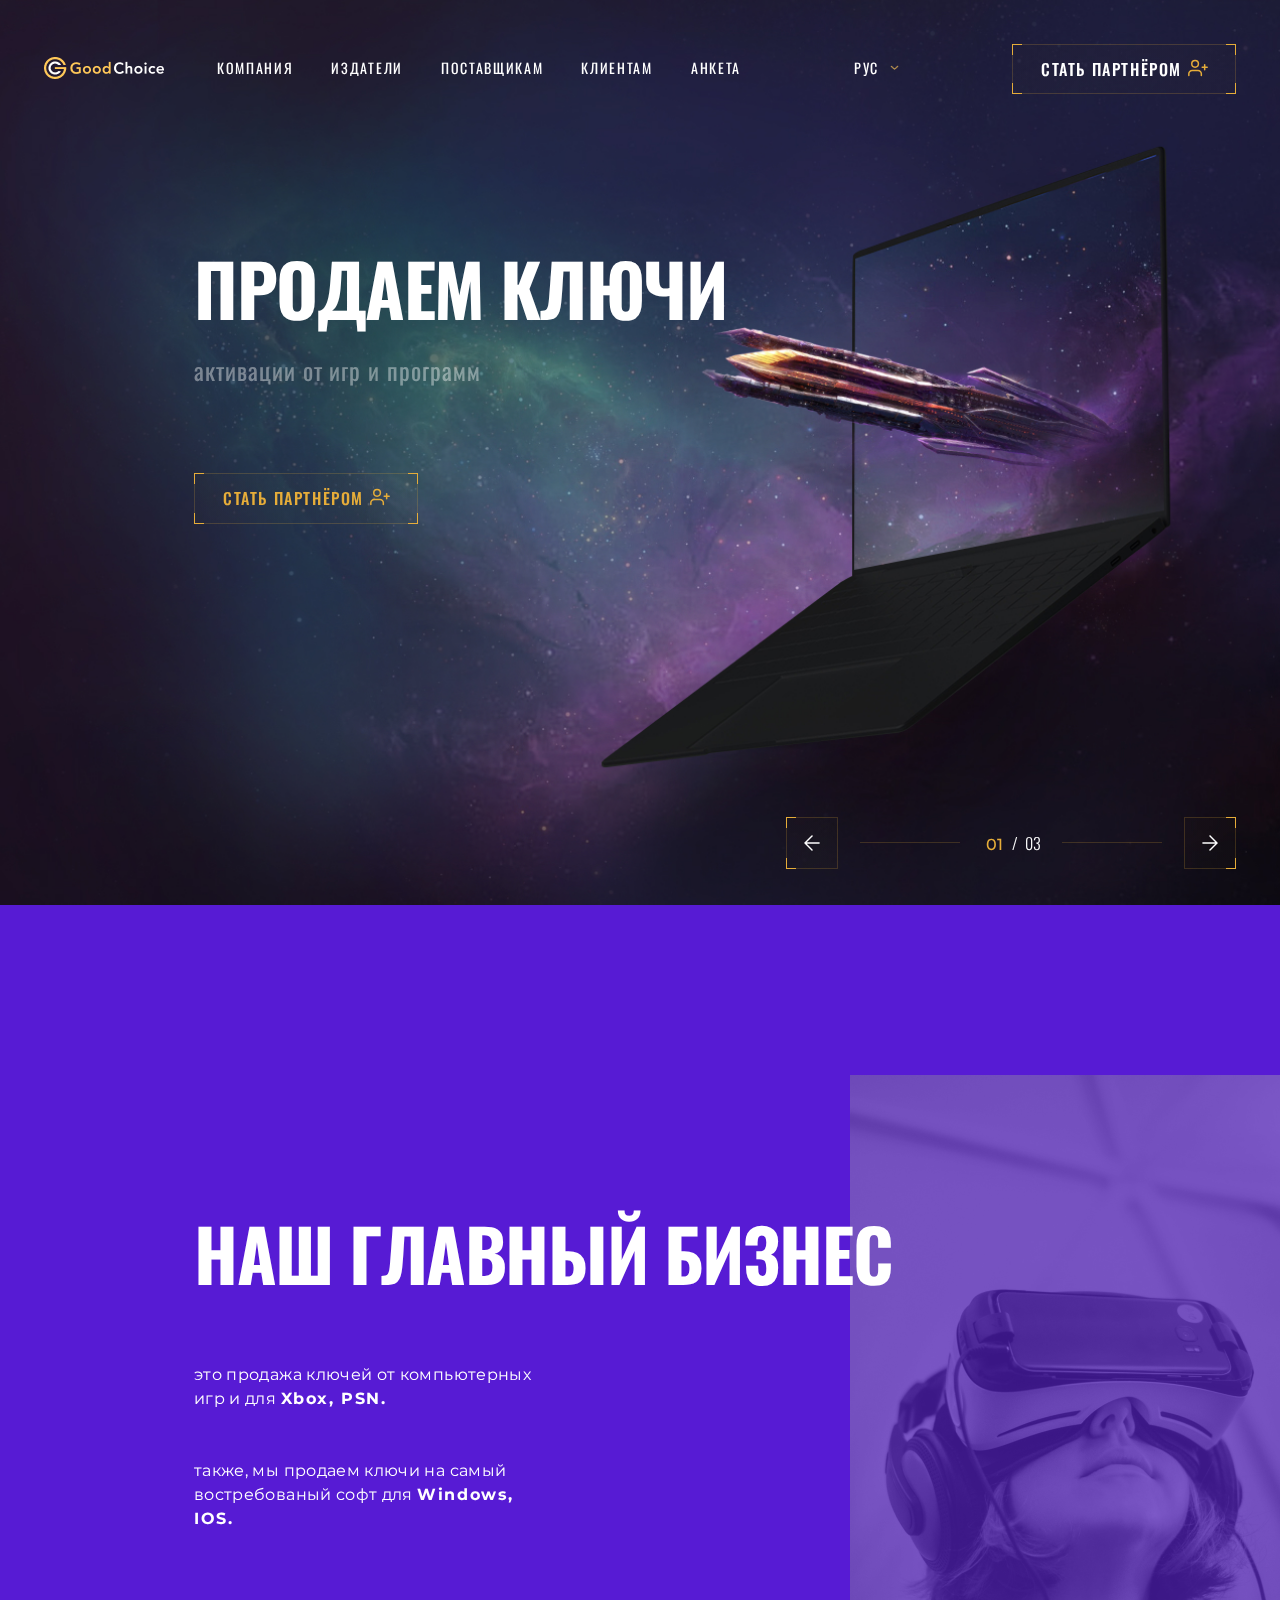
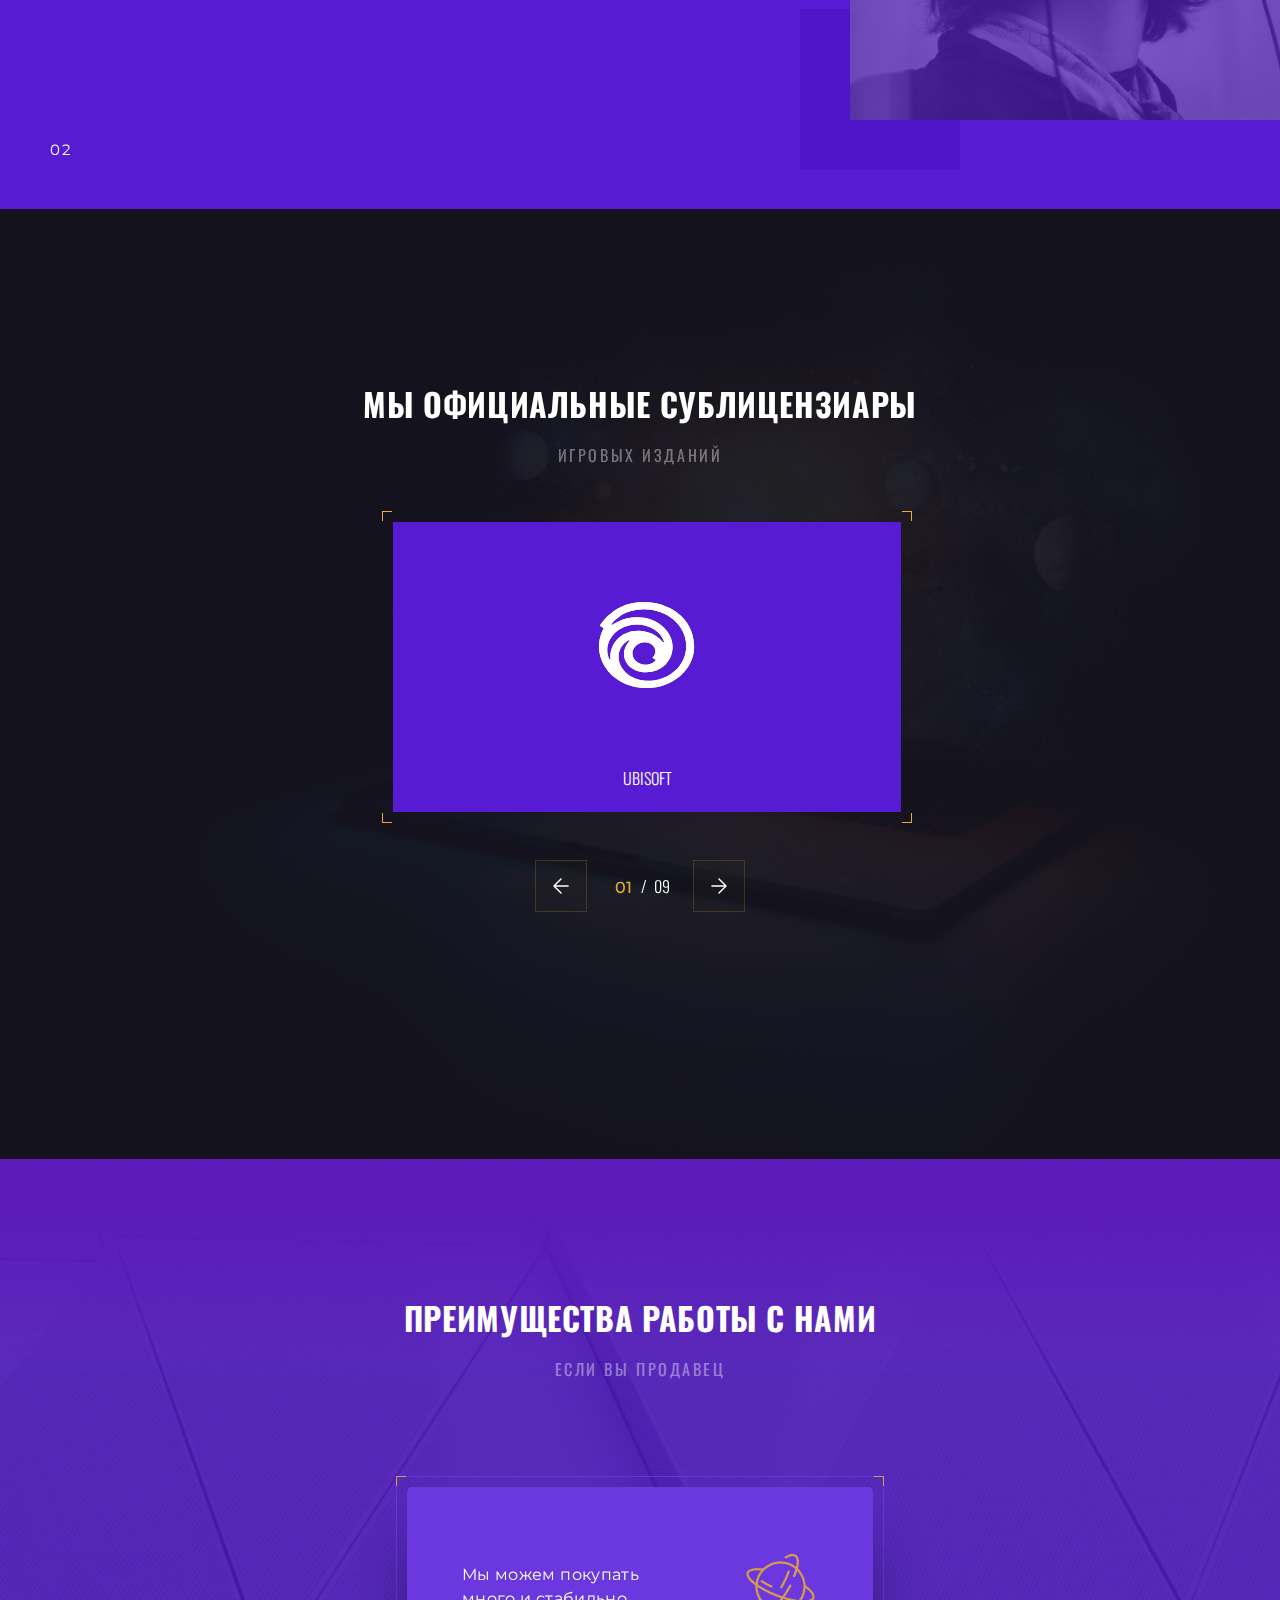
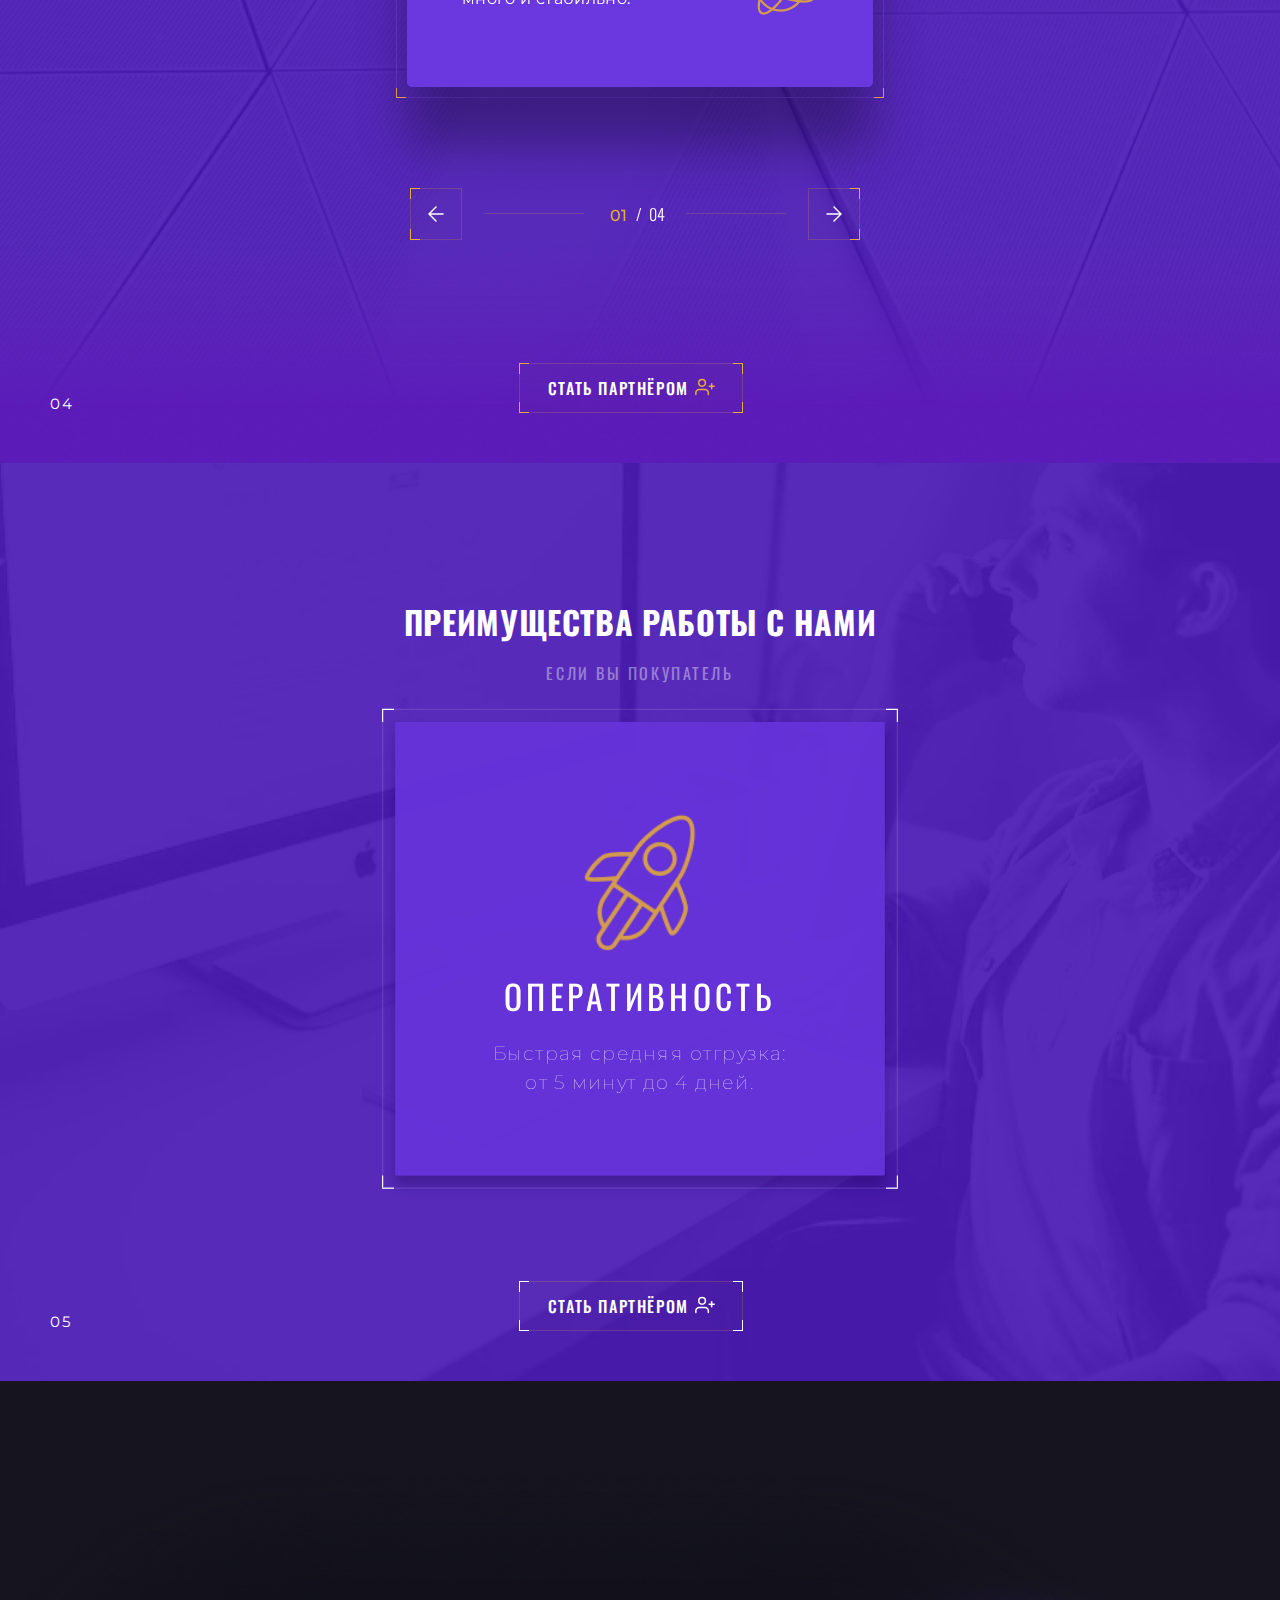
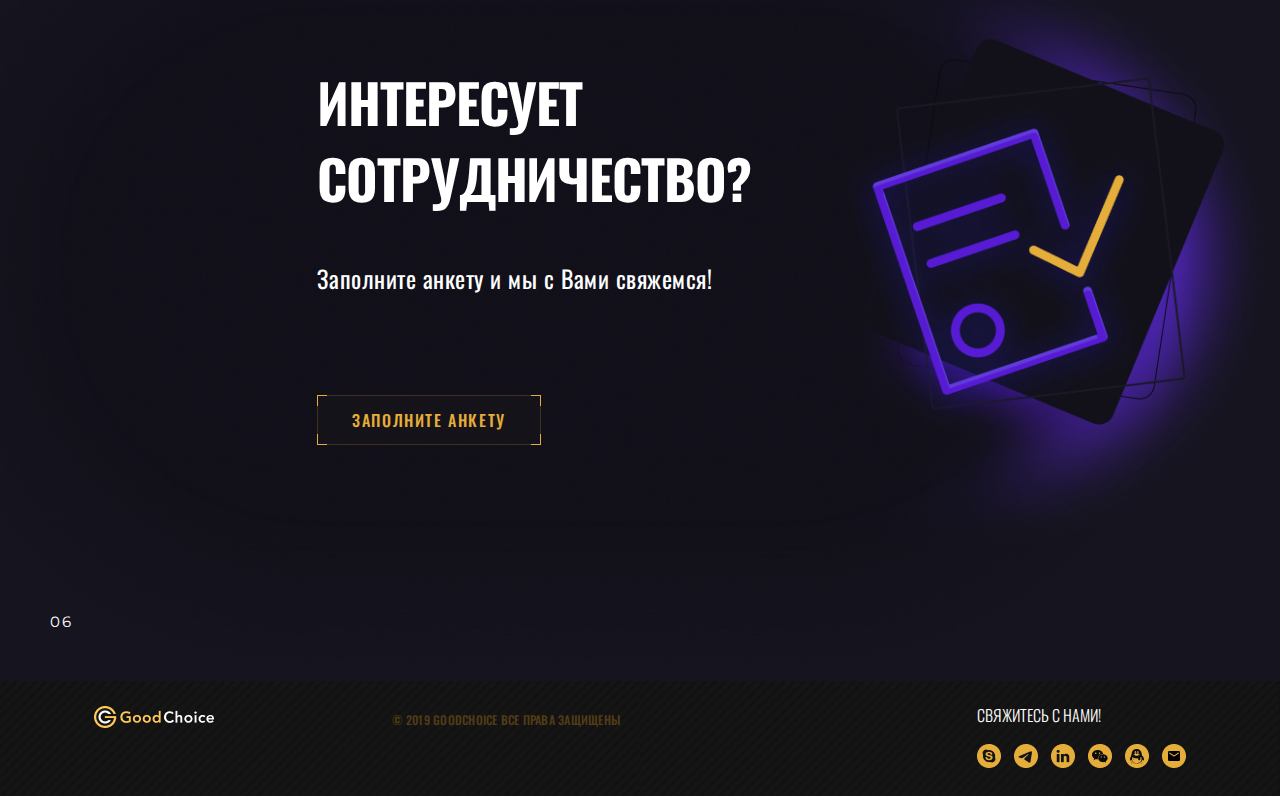
<file: index.html>
<!DOCTYPE html>
<html lang="ru">

<head>
  <meta charset="UTF-8">
  <meta name="viewport" content="width=device-width, initial-scale=1.0">
  <meta http-equiv="X-UA-Compatible" content="ie=edge">
  <title>Document</title>
  <link href="https://fonts.googleapis.com/css?family=Montserrat:300,400,500&display=swap" rel="stylesheet">
  <link href="https://fonts.googleapis.com/css?family=Oswald:300,400,700&display=swap" rel="stylesheet">
  <link rel="stylesheet" href="css/style.min.css">

</head>

<body>
  <header class="header">
    <div class="header__slider">
      <div class="header-slider__inner" style="background-image: url(img/header-bg-1.jpg);">
        <div class="container">
          <div class="header-slider__info">
            <div class="header-slider__title ">продаем ключи</div>
            <div class=" Right">
              <div class="header-slider__subtitle">активации от игр и программ</div>
            </div>
            <div class="a__main-btn-header">
              <a href="#">
                <div class="main-btn">
                  <div class="main-btn__title">Стать партнёром</div>
                  <span class="top-left-border"></span>
                  <span class="top-right-border"></span>
                  <span class="bottom-left-border"></span>
                  <span class="bottom-right-border"></span>
                </div>
              </a>
            </div>
          </div>
        </div>
      </div>

      <div class="header-slider__inner" style="background-image: url(img/header-bg-3.jpg);">
        <div class="container">
          <div class="header-slider__info">
            <div class="header-slider__title ">Resident evil 2 remastered</div>
            <div class=" Right">
              <div class="header-slider__subtitle">
                Легандарное возвращение пугающей классики
              </div>
              <div class="a__main-btn-header">
                <a href="#">
                  <div class="main-btn">
                    <div class="main-btn__title">Стать партнёром</div>
                    <span class="top-left-border"></span>
                    <span class="top-right-border"></span>
                    <span class="bottom-left-border"></span>
                    <span class="bottom-right-border"></span>
                  </div>
                </a>
              </div>
            </div>
          </div>

        </div>
      </div>


      <div class="header-slider__inner" style="background-image: url(img/header-bg-2.jpg);">
        <div class="container">
          <div class="header-slider__info">
            <div class="header-slider__title ">MORTAL KOMBAT 11</div>

            <div class="header-slider__subtitle">
              еще больше жестокости и мясорубки
            </div>
            <div class="a__main-btn-header">
              <a href="#">
                <div class="main-btn">
                  <div class="main-btn__title">Стать партнёром</div>
                  <span class="top-left-border"></span>
                  <span class="top-right-border"></span>
                  <span class="bottom-left-border"></span>
                  <span class="bottom-right-border"></span>
                </div>
              </a>
            </div>
          </div>
        </div>
      </div>
    </div>

    <div class="nav__block ">
      <div class="nav-block__inner">
        <div class="nav__logo"><a href="#"><img src="img/logo.png" alt=""></a></div>
        <nav class="nav">
          <ul>
            <li><a href="#">Компания</a></li>
            <li><a href="#">Издатели</a></li>
            <li><a href="#">Поставщикам</a></li>
            <li><a href="#">Клиентам</a></li>
            <li><a href="#">Анкета</a></li>
          </ul>
        </nav>
        <div class="nav-block__lang"><a href="#">РУС</a></div>
        <a href="#">
          <div class="main-btn">
            <div class="main-btn__title">Стать партнёром</div>
            <span class="top-left-border"></span>
            <span class="top-right-border"></span>
            <span class="bottom-left-border"></span>
            <span class="bottom-right-border"></span>
          </div>
        </a>
      </div>
    </div>



    <div class="burger-absolute">
      <div class="nav-burger">
        <span class="one"></span>
        <span class="two"></span>
        <span class="three"></span>
      </div>
    </div>
    <div class="nav-burder-display__sections">
      <ul>
        <li><a href="#"><span>01</span> Главная</a></li>
        <li><a href="#"><span>02</span> Компания</a></li>
        <li><a href="#"><span>03</span> Издатели</a></li>
        <li><a href="#"><span>04</span> Поставщики</a></li>
        <li><a href="#"><span>05</span> Клиентам</a></li>
        <li><a href="#"><span>06</span> Анкета</a></li>
      </ul>
    </div>



    <div class="container">
      <div class="slider-arrows">
        <div class="span-relative">
          <div class="slider-arrow arrow-left">
            <img src="img/arrow-left.png" alt="">
            <span class="bottom-left-border"></span>
            <span class="top-left-border"></span>
          </div>

          <div class="page-counter"><span class="page-count__zero">0</span><span class="page-number__active page-number"
              id="cp">1</span><span>/</span><span class="span__all-margin">03</span>
          </div>

          <div class="slider-arrow arrow-right">
            <img src="img/arrow-right.png" alt="">
            <span class="bottom-right-border"></span>
            <span class="top-right-border"></span>
          </div>
        </div>
      </div>
    </div>
  </header>

  <section class="bussines">
    <div class="container">
      <div class="bussines__info">

        <div class="bussines-info__inner">

          <h2 class="bussines__title title">
            Наш главный бизнес
          </h2>

          <div class="bussines__subtitle">
            это продажа ключей от компьютерных игр и для <span>Xbox, PSN.</span>
            <br><br><br>
            также, мы продаем ключи на самый востребованый софт для <span>Windows, iOS.</span>
          </div>

        </div>
      </div>
    </div>
    <div class="block-number">02</div>
  </section>

  <section class="sublicense">
    <div class="container">
      <div class="sublicense__info">
        <div class="sublicense-info__inner">
          <h2 class="sublicense__title title-2 ">мы официальные сублицензиары</h2>
          <div class="sublicense__subtitle subtitle-2">
            игровых изданий
          </div>
        </div>
      </div>
      <div class="companys">
        <div class="sublicense__companys-top-block">
          <div class="sublicense-companys__block-long">
            <div class="sublicense-companys__title">Ubisoft</div>
            <div class="sublicense-companys__img">
              <svg width="96" height="87" viewBox="0 0 96 87" fill="none" xmlns="http://www.w3.org/2000/svg">
                <path
                  d="M44.6116 0C14.0586 0 0.870638 23.7921 0.870638 23.7921L4.75265 26.2232C4.75265 26.2232 -0.132429 34.3507 0.0027548 44.7752C0.0027548 66.0554 19.3657 86.1017 47.8694 86.1017C73.7641 86.1017 95.1547 67.6628 95.1547 44.8275C95.1547 15.045 68.7557 0 44.6116 0ZM44.8767 7.25988C68.7477 7.25988 87.271 24.0887 87.271 43.653C87.271 64.3925 69.4414 78.8156 48.6646 78.8156C33.3736 78.8156 19.5795 68.6282 19.5795 54.6607C19.5795 46.5934 24.4807 40.969 29.9729 37.9716L30.7766 38.7346C29.2736 39.7635 24.9878 45.7862 24.9878 51.7059C24.9878 62.6954 34.8386 70.3064 47.2495 70.3064C63.059 70.3064 73.6027 58.5097 73.6027 44.8126C73.6027 28.876 57.5233 15.3464 38.173 15.3464C27.4702 15.3464 18.3862 19.3733 13.1665 22.928L12.3542 22.2848C19.1831 13.0733 31.0089 7.25988 44.8767 7.25988ZM37.754 22.5054C50.1023 22.5054 62.1582 29.6522 65.1675 39.7968L64.073 40.1596C58.6698 33.9174 49.8163 28.7442 39.3615 28.7442C20.1234 28.7442 10.0202 44.038 11.5034 56.8114L10.3704 57.1742C10.3704 57.1742 8.24559 53.0725 8.24559 48.2087C8.24559 34.1239 21.4669 22.5054 37.754 22.5054ZM45.9156 40.182C51.7619 40.182 56.4372 44.3275 56.4372 49.2485C56.4372 53.3209 53.4488 55.7342 53.4488 55.7342L56.9887 57.8999C56.9887 57.8999 53.4784 62.7211 46.3132 62.7211C39.4591 62.7211 33.3974 57.8813 33.3974 51.3731C33.3974 44.6668 39.991 40.182 45.9156 40.182Z"
                  fill="#571BD4" />
                <path fill-rule="evenodd" clip-rule="evenodd"
                  d="M5.60974 26.7384L5.60854 26.7404L5.60043 26.7541C5.59277 26.7671 5.58066 26.7879 5.5644 26.8161C5.53186 26.8726 5.48273 26.9592 5.4194 27.0744C5.29272 27.305 5.10934 27.65 4.88842 28.0982C4.4464 28.9949 3.85529 30.3022 3.26755 31.9297C2.09026 35.1896 0.937087 39.7048 1.00267 44.7622L1.00284 44.7752C1.00284 65.4193 19.8302 85.1017 47.8694 85.1017C73.3477 85.1017 94.1547 66.9838 94.1547 44.8275C94.1547 30.2687 87.7169 19.3443 78.3231 12.0345C68.9039 4.70498 56.4922 1 44.6116 1C29.6169 1 18.9013 6.83219 11.9251 12.6633C8.43359 15.5817 5.87986 18.4996 4.20162 20.6838C3.36286 21.7755 2.74394 22.6824 2.33695 23.3124C2.30213 23.3663 2.26886 23.4182 2.23714 23.468L6.11556 25.8969L5.60974 26.7384ZM0.870638 23.7921C0.870638 23.7921 14.0586 0 44.6116 0C68.7557 0 95.1547 15.045 95.1547 44.8275C95.1547 67.6628 73.7641 86.1017 47.8694 86.1017C19.3657 86.1017 0.0027548 66.0554 0.0027548 44.7752C-0.132429 34.3507 4.75265 26.2232 4.75265 26.2232L0.870638 23.7921ZM30.1331 36.7449L32.3623 38.861L31.3415 39.5598C31.1017 39.7239 30.6304 40.1883 30.0324 40.9704C29.4536 41.7273 28.8065 42.715 28.202 43.8548C26.985 46.1493 25.9878 48.9695 25.9878 51.7059C25.9878 61.9629 35.1915 69.3064 47.2495 69.3064C62.4967 69.3064 72.6027 57.9675 72.6027 44.8126C72.6027 29.5899 57.1478 16.3464 38.173 16.3464C27.7099 16.3464 18.8185 20.2888 13.7294 23.7546L13.1219 24.1683L10.974 22.4673L11.5509 21.6892C18.5919 12.1916 30.7338 6.25988 44.8767 6.25988C69.1689 6.25988 88.271 23.4138 88.271 43.653C88.271 65.0624 69.8682 79.8156 48.6646 79.8156C33.0399 79.8156 18.5795 69.3763 18.5795 54.6607C18.5795 46.1319 23.7742 40.2154 29.4938 37.0938L30.1331 36.7449ZM66.4017 40.4412L63.7539 41.3189L63.3169 40.8141C58.0735 34.7565 49.4831 29.7442 39.3615 29.7442C20.7384 29.7442 11.0805 44.4996 12.4967 56.6961L12.5916 57.5129L9.87103 58.3842L9.48251 57.6342L10.3704 57.1742L11.5034 56.8114C10.0202 44.038 20.1234 28.7442 39.3615 28.7442C49.8163 28.7442 58.6698 33.9174 64.073 40.1596L65.1675 39.7968C62.1582 29.6522 50.1023 22.5054 37.754 22.5054C21.4669 22.5054 8.24559 34.1239 8.24559 48.2087C8.24559 53.0725 10.3704 57.1742 10.3704 57.1742C9.48251 57.6342 9.48264 57.6345 9.48251 57.6342L9.48125 57.6318L9.47922 57.6278L9.4729 57.6155L9.45156 57.573C9.43359 57.537 9.40831 57.4855 9.37677 57.4195C9.3137 57.2874 9.2255 57.0968 9.12062 56.8544C8.911 56.3698 8.63377 55.6756 8.35704 54.8247C7.80563 53.1292 7.24559 50.7791 7.24559 48.2087C7.24559 33.4488 21.046 21.5054 37.754 21.5054C50.3924 21.5054 62.9524 28.8131 66.1262 39.5124L66.4017 40.4412ZM56.3191 58.6625C54.9899 60.0216 51.6748 62.7211 46.3132 62.7211C39.4591 62.7211 33.3974 57.8813 33.3974 51.3731C33.3974 44.6668 39.991 40.182 45.9156 40.182C51.7619 40.182 56.4372 44.3275 56.4372 49.2485C56.4372 52.0095 55.0636 54.0079 54.1789 55.0086C53.7587 55.484 53.4488 55.7342 53.4488 55.7342L56.9887 57.8999C56.9887 57.8999 56.7663 58.2054 56.3191 58.6625ZM56.9887 57.8999C57.7971 58.4885 57.7969 58.4889 57.7965 58.4893L57.7959 58.4902L57.7943 58.4924L57.79 58.4981L57.7776 58.5148C57.7676 58.5281 57.7541 58.5459 57.737 58.5679C57.7028 58.6119 57.6544 58.6726 57.5918 58.7476C57.4666 58.8977 57.2841 59.1055 57.044 59.3516C56.5642 59.8433 55.8508 60.4913 54.9001 61.1375C52.9943 62.433 50.133 63.7211 46.3132 63.7211C39.0619 63.7211 32.3974 58.5768 32.3974 51.3731C32.3974 47.6659 34.2258 44.6014 36.8006 42.4895C39.3642 40.3868 42.7167 39.182 45.9156 39.182C52.1782 39.182 57.4372 43.6484 57.4372 49.2485C57.4372 51.5373 56.5965 53.3502 55.7731 54.5761C55.5228 54.9489 55.2722 55.2702 55.0438 55.5378L58.435 57.6124L57.7971 58.4885L56.9887 57.8999ZM30.0352 39.4096C28.1969 41.3838 24.9878 46.5835 24.9878 51.7059C24.9878 62.6954 34.8386 70.3064 47.2495 70.3064C63.059 70.3064 73.6027 58.5097 73.6027 44.8126C73.6027 28.876 57.5233 15.3464 38.173 15.3464C27.4702 15.3464 18.3862 19.3733 13.1665 22.928L12.3542 22.2848C19.1831 13.0733 31.0089 7.25988 44.8767 7.25988C68.7477 7.25988 87.271 24.0887 87.271 43.653C87.271 64.3925 69.4414 78.8156 48.6646 78.8156C33.3736 78.8156 19.5795 68.6282 19.5795 54.6607C19.5795 46.5934 24.4807 40.969 29.9729 37.9716L30.7766 38.7346C30.5742 38.8731 30.3213 39.1023 30.0352 39.4096Z"
                  fill="#571BD4" />
              </svg>

            </div>

            <span class="border-sublicense">
              <span class="border__left-top-sublicense"></span>
              <span class="border__right-top-sublicense"></span>
              <span class="border__left-bottom-sublicense"></span>
              <span class="border__right-bottom-sublicense"></span>
            </span>
          </div>
          <div class="sublicense-companys__block-short">
            <div class="sublicense-companys__title">BANDAI Namco</div>
            <div class="sublicense-companys__img"><svg width="100" height="91" viewBox="0 0 100 91" fill="none"
                xmlns="http://www.w3.org/2000/svg">
                <g clip-path="url(#clip4)">
                  <path
                    d="M99.5118 46.8329C99.5118 43.43 98.107 40.1892 95.5558 37.7069L93.0904 35.3093C93.4828 33.8544 93.681 32.3584 93.681 30.8368C93.681 20.5465 84.5261 12.1747 73.2733 12.1747C71.9705 12.1747 70.6796 12.2895 69.4118 12.512C64.679 8.84661 58.7259 6.84265 52.4769 6.84265C44.666 6.84265 37.3159 9.99388 32.3112 15.4882L22.1443 26.6467L13.9929 29.1131C5.62339 31.6458 0 38.7668 0 46.8329C0 50.933 1.42698 54.8242 4.12682 58.0858C6.73668 61.2386 10.4458 63.5943 14.5711 64.7187L21.6323 66.643L29.0627 75.1371C34.075 80.8694 41.5466 84.1571 49.5615 84.1571H61.2231C65.8418 84.1571 70.3294 83.0552 74.297 80.9655C75.8669 81.3126 77.4787 81.4911 79.1041 81.4911C90.3569 81.4911 99.5118 73.1193 99.5118 62.829C99.5118 59.767 98.6875 56.7761 97.1462 54.1088C98.6931 51.9415 99.5118 49.4289 99.5118 46.8329ZM36.791 18.901C40.685 14.6264 46.4022 12.1747 52.4769 12.1747C55.9678 12.1747 59.3401 12.9789 62.3274 14.4881L32.6226 23.4761L36.791 18.901ZM61.2229 78.8251H49.5615C43.3281 78.8251 37.5163 76.2671 33.6161 71.8067L31.4362 69.3147L65.0933 78.487C63.8263 78.7095 62.5317 78.8251 61.2229 78.8251ZM79.1041 76.1591C77.6857 76.1591 76.2822 75.9726 74.9328 75.6047L16.2366 59.6086C10.1098 57.9388 5.83077 52.6851 5.83077 46.8329C5.83077 41.0709 9.847 35.9842 15.8245 34.1754L68.6901 18.1793C70.1649 17.733 71.7068 17.5067 73.2733 17.5067C81.311 17.5067 87.8503 23.4866 87.8503 30.8368C87.8503 32.6012 87.479 34.3156 86.7471 35.9323L86.7265 35.9792C84.0826 42.1457 85.3825 49.0883 90.1217 54.1006C92.4169 56.5208 93.681 59.6207 93.681 62.829C93.681 70.1792 87.1418 76.1591 79.1041 76.1591ZM93.3183 49.1164C91.7015 46.7819 90.9921 44.0423 91.2706 41.3229L91.3077 41.359C92.8381 42.8483 93.681 44.7923 93.681 46.8329C93.681 47.6135 93.5576 48.3811 93.3183 49.1164Z"
                    fill="#571BD4" />
                  <path
                    d="M25.8999 40.2123C27.1943 39.8764 27.999 38.9328 27.999 37.7491C27.999 36.0375 26.2497 34.95 23.5036 34.95H17.7139V46.1467H23.7135C26.5996 46.1467 28.4188 44.947 28.4188 43.0436C28.4188 41.588 27.4392 40.4844 25.8999 40.2123ZM20.81 37.1252H23.3287C24.2383 37.1252 24.8154 37.5411 24.8154 38.261C24.8154 38.9808 24.2381 39.4285 23.3287 39.4285H20.81V37.1252ZM23.3287 43.9554H20.81V41.476H23.3287C24.483 41.476 25.2004 41.9399 25.2004 42.6917C25.2004 43.4915 24.4832 43.9554 23.3287 43.9554Z"
                    fill="#571BD4" />
                  <path
                    d="M36.9064 34.9497H33.7053L28.4229 46.1464H31.6239L32.5161 44.0831H37.8685L38.7429 46.1464H42.0665L36.9064 34.9497ZM33.4256 41.9238L35.2099 37.7808L36.9589 41.9238H33.4256Z"
                    fill="#571BD4" />
                  <path
                    d="M50.4623 34.95V41.8599L44.8125 34.95H42.0664V46.1467H44.9874V39.2527L50.6197 46.1467H53.366V34.95H50.4623Z"
                    fill="#571BD4" />
                  <path
                    d="M59.6024 34.95H54.3374V46.1467H59.4799C63.4157 46.1467 66.1093 43.8594 66.1093 40.5482C66.1093 37.2212 63.4505 34.95 59.6024 34.95ZM59.6726 43.8754H57.451V37.2212H59.5324C61.5091 37.2212 62.9434 38.5807 62.9434 40.5642C62.9434 42.5317 61.579 43.8754 59.6726 43.8754Z"
                    fill="#571BD4" />
                  <path
                    d="M73.5246 34.95H70.3235L65.041 46.1467H68.2421L69.1342 44.0834H74.4867L75.3611 46.1467H78.6846L73.5246 34.95ZM70.0436 41.9239L71.8278 37.7809L73.5769 41.9239H70.0436Z"
                    fill="#571BD4" />
                  <path d="M81.7977 34.9496H78.6841V46.1463H81.7977V34.9496Z" fill="#571BD4" />
                  <path
                    d="M26.1098 47.3914V54.3013L20.46 47.3914H17.7139V58.5881H20.6349V51.6941L26.2672 58.5881H29.0135V47.3914H26.1098Z"
                    fill="#571BD4" />
                  <path
                    d="M37.4968 47.3914H34.2957L29.0132 58.5881H32.2143L33.1064 56.5248H38.4588L39.3333 58.5881H42.6568L37.4968 47.3914ZM34.0158 54.3653L35.8 50.2223L37.549 54.3653H34.0158Z"
                    fill="#571BD4" />
                  <path
                    d="M52.7144 47.3751L49.3911 54.0453L46.0675 47.3751H42.6567V58.588H45.438V51.31L48.3765 57.4683H50.4054L53.344 51.31L53.3616 58.588H56.1077V47.3751H52.7144Z"
                    fill="#571BD4" />
                  <path
                    d="M66.957 54.9088C66.0995 55.7087 64.9102 56.2206 63.8784 56.2206C61.9367 56.2206 60.4674 54.797 60.4674 52.9256C60.4674 51.0861 61.9367 49.6784 63.8784 49.6784C64.9627 49.6784 66.1522 50.2381 66.9569 51.1339L68.7586 49.1825C67.5341 48.031 65.6449 47.2952 63.8259 47.2952C60.1003 47.2952 57.2842 49.7264 57.2842 52.9574C57.2842 56.2364 60.0303 58.7157 63.721 58.7157C65.5227 58.7157 67.4643 57.8999 68.7761 56.6682L66.957 54.9088Z"
                    fill="#571BD4" />
                  <path
                    d="M75.1685 47.2954C71.3904 47.2954 68.5566 49.7106 68.5566 52.9737C68.5566 56.2527 71.3902 58.7161 75.1685 58.7161C78.9642 58.7161 81.7977 56.2369 81.7977 52.9737C81.7979 49.7265 78.9644 47.2954 75.1685 47.2954ZM75.2035 56.3327C73.3318 56.3327 71.7402 54.8772 71.7402 52.9895C71.7402 51.1021 73.3146 49.6785 75.2035 49.6785C77.0925 49.6785 78.5968 51.1021 78.5968 52.9895C78.5968 54.8772 77.0927 56.3327 75.2035 56.3327Z"
                    fill="#571BD4" />
                </g>
                <defs>
                  <clipPath id="clip5">
                    <rect width="99.5118" height="91" fill="white" transform="translate(0 -0.00012207)" />
                  </clipPath>
                </defs>
              </svg>
            </div>
            <span class="border-sublicense">
              <span class="border__left-top-sublicense"></span>
              <span class="border__right-top-sublicense"></span>
              <span class="border__left-bottom-sublicense"></span>
              <span class="border__right-bottom-sublicense"></span>
            </span>
          </div>
          <div class="sublicense-companys__block-long">
            <div class="sublicense-companys__title">T2</div>
            <div class="sublicense-companys__img"><svg width="91" height="65" viewBox="0 0 91 65" fill="none"
                xmlns="http://www.w3.org/2000/svg">
                <path
                  d="M34.9523 63.9214L14.6797 63.9438L14.6163 15.6628L0.0193988 15.6794L0 0.389317L49.1621 0.334849L49.1815 15.6249L34.8889 15.6403L34.9523 63.9214Z"
                  fill="#571BD4" />
                <path
                  d="M34.9523 63.9214L14.6797 63.9438L14.6163 15.6628L0.0193988 15.6794L0 0.389317L49.1621 0.334849L49.1815 15.6249L34.8889 15.6403L34.9523 63.9214Z"
                  fill="#571BD4" />
                <path
                  d="M90.1162 63.9509L38.4425 64.0078L38.4244 49.7994L61.4674 33.9365C65.6219 30.6747 70.5661 26.8685 70.5583 21.4384C70.5544 17.818 68.0752 14.9254 63.9182 14.929C57.5823 14.9361 55.8086 20.9118 55.5173 25.7086L38.3882 22.6503C40.2524 9.34504 50.7337 1.00707 65.385 0.99168C78.9475 0.976297 90.4385 7.66088 90.4567 21.0537C90.4644 27.7514 87.1062 32.7317 81.7671 37.0824L66.04 47.8691L64.458 48.7757L90.8891 48.7473L90.1162 63.9509Z"
                  fill="#571BD4" />
                <path
                  d="M90.1162 63.9509L38.4425 64.0078L38.4244 49.7994L61.4674 33.9365C65.6219 30.6747 70.5661 26.8685 70.5583 21.4384C70.5544 17.818 68.0752 14.9254 63.9182 14.929C57.5823 14.9361 55.8086 20.9118 55.5173 25.7086L38.3882 22.6503C40.2524 9.34505 50.7337 1.00707 65.385 0.99168C78.9475 0.976293 90.4385 7.66087 90.4567 21.0537C90.4644 27.7514 87.1062 32.7317 81.7671 37.0824L66.04 47.8691L64.458 48.7757L90.8891 48.7473L90.1162 63.9509Z"
                  fill="#571BD4" />
              </svg>
            </div>
            <span class="border-sublicense">
              <span class="border__left-top-sublicense"></span>
              <span class="border__right-top-sublicense"></span>
              <span class="border__left-bottom-sublicense"></span>
              <span class="border__right-bottom-sublicense"></span>
            </span>
          </div>
          <div class="sublicense-companys__block-short">
            <div class="sublicense-companys__title">Rock Star</div>
            <div class="sublicense-companys__img"><svg width="100" height="100" viewBox="0 0 100 100" fill="none"
                xmlns="http://www.w3.org/2000/svg">
                <mask id="path-1-outside-2" maskUnits="userSpaceOnUse" x="51.9443" y="49.0302" width="37" height="36"
                  fill="black">
                  <rect fill="white" x="51.9443" y="49.0302" width="37" height="36" />
                  <path
                    d="M88.1666 63.8241H76.414L74.3787 52.0302L66.8282 63.7031H54.9443L62.1666 70.719L56.2575 82.5129L69.2575 75.3761L79.4342 82.6338L77.5302 70.719" />
                </mask>
                <path
                  d="M88.1666 63.8241H76.414L74.3787 52.0302L66.8282 63.7031H54.9443L62.1666 70.719L56.2575 82.5129L69.2575 75.3761L79.4342 82.6338L77.5302 70.719"
                  fill="#571BD4" />
                <path
                  d="M76.414 63.8241L75.4286 63.9942L75.5718 64.8241H76.414V63.8241ZM74.3787 52.0302L75.3641 51.8601L74.9289 49.3384L73.539 51.4871L74.3787 52.0302ZM66.8282 63.7031V64.7031H67.3723L67.6678 64.2463L66.8282 63.7031ZM54.9443 63.7031V62.7031H52.4798L54.2476 64.4204L54.9443 63.7031ZM62.1666 70.719L63.0606 71.1669L63.3887 70.5121L62.8633 70.0017L62.1666 70.719ZM56.2575 82.5129L55.3634 82.0649L53.9262 84.9335L56.7387 83.3895L56.2575 82.5129ZM69.2575 75.3761L69.8381 74.5619L69.3268 74.1972L68.7762 74.4995L69.2575 75.3761ZM79.4342 82.6338L78.8536 83.448L80.7987 84.8352L80.4217 82.476L79.4342 82.6338ZM88.1666 62.8241H76.414V64.8241H88.1666V62.8241ZM77.3995 63.654L75.3641 51.8601L73.3932 52.2003L75.4286 63.9942L77.3995 63.654ZM73.539 51.4871L65.9885 63.16L67.6678 64.2463L75.2183 52.5733L73.539 51.4871ZM66.8282 62.7031H54.9443V64.7031H66.8282V62.7031ZM54.2476 64.4204L61.4698 71.4363L62.8633 70.0017L55.6411 62.9859L54.2476 64.4204ZM61.2725 70.271L55.3634 82.0649L57.1515 82.9608L63.0606 71.1669L61.2725 70.271ZM56.7387 83.3895L69.7387 76.2527L68.7762 74.4995L55.7762 81.6363L56.7387 83.3895ZM68.6768 76.1902L78.8536 83.448L80.0149 81.8197L69.8381 74.5619L68.6768 76.1902ZM80.4217 82.476L78.5177 70.5612L76.5427 70.8768L78.4468 82.7916L80.4217 82.476Z"
                  fill="#571BD4" mask="url(#path-1-outside-3)" />
                <path
                  d="M95.5141 61.5644H78.2002L75.453 45.674L65.3586 61.4467H63.4419C62.2919 59.6222 61.8447 56.9738 61.8447 55.3259C61.8447 52.6187 62.0364 49.9703 62.0364 46.498C62.0364 41.9074 60.5669 39.4944 56.6697 38.6117V38.4939C64.9114 37.4346 68.6808 32.3732 68.6808 25.3108C68.6808 15.247 61.3975 13.0694 51.878 13.0694H26.2586L15.3975 60.3873H29.0058L32.9669 43.1433H42.0391C46.8947 43.1433 48.8752 45.3209 48.8752 49.4995C48.8752 52.6775 48.4919 55.2082 48.4919 57.6212C48.4919 58.504 48.6836 60.6227 49.3864 61.4467L59.2252 71.0397L50.728 87.8129L68.8725 77.8667L82.4169 87.4597L79.9252 71.6283L95.5141 61.5644ZM46.128 34.3154H35.2669L37.8864 22.8979H47.9808C51.5586 22.8979 55.328 23.7807 55.328 27.7827C55.328 32.9029 51.0475 34.3154 46.128 34.3154ZM69.128 75.1006L56.478 82.0452L62.2919 70.6278L55.2641 63.8008H66.828L74.1114 52.4421L76.0919 63.9185H87.5919L77.2419 70.5689L79.0947 82.2218L69.128 75.1006Z"
                  fill="#571BD4" />
              </svg>
            </div>
            <span class="border-sublicense">
              <span class="border__left-top-sublicense"></span>
              <span class="border__right-top-sublicense"></span>
              <span class="border__left-bottom-sublicense"></span>
              <span class="border__right-bottom-sublicense"></span>
            </span>
          </div>
          <div class="sublicense-companys__block-long">
            <div class="sublicense-companys__title">Capcom</div>
            <div class="sublicense-companys__img">
              <svg width="206" height="31" viewBox="0 0 206 31" fill="none" xmlns="http://www.w3.org/2000/svg">
                <path
                  d="M17.2647 0.631927C8.07653 0.684941 0.572266 6.82051 0.572266 14.8467C0.572266 22.8729 8.85629 29.7673 18.8839 29.5598L28.6278 29.5849V22.5525H26.7875C26.2093 23.8784 23.5088 25.1754 21.5508 25.1754C20.5189 25.1754 17.9213 25.0468 16.9604 24.7382C15.2639 24.1935 12.8432 23.4116 10.7384 20.1685C10.1743 19.0317 8.58613 16.2613 8.94099 12.2201C9.11285 9.78439 10.8005 6.74391 13.8288 5.36701C15.1493 4.76662 16.4787 4.66811 18.8127 4.86229C20.4884 5.00169 22.1534 6.08182 22.7347 7.3782C23.1843 8.38083 23.0551 9.6026 22.5259 10.2985C22.4881 10.3482 22.4873 10.3922 22.4951 10.4396C22.5011 10.4756 22.5521 10.5357 22.5521 10.5357L23.4744 11.1963C23.4744 11.1963 23.737 11.3635 24.0437 11.356C24.2218 11.3517 24.5403 11.1745 24.5403 11.1745L29.8075 6.10712C26.5511 2.07901 20.7642 0.631927 17.2647 0.631927Z"
                  fill="#571BD4" />
                <path
                  d="M148.895 0.495911C139.154 0.495911 131.257 7.21273 131.257 15.4985C131.257 23.7844 139.154 30.5012 148.895 30.5012C158.636 30.5012 166.533 23.7844 166.533 15.4985C166.533 7.21273 158.636 0.495911 148.895 0.495911ZM149.01 5.1601C154.024 5.1601 156.712 8.4496 157.801 12.3706C158.113 13.493 157.987 17.2248 157.801 18.4675C157.234 22.2568 153.856 25.9495 148.953 25.8358C144.176 25.725 140.98 23.6861 139.99 18.2024C139.7 16.5983 139.695 14.6712 139.931 13.0598C140.616 8.38714 143.996 5.1601 149.01 5.1601H149.01Z"
                  fill="#571BD4" />
                <path
                  d="M46.3046 1.42712C46.3046 1.42712 38.5592 20.6403 37.1713 24.1392C35.7835 27.6381 34.2227 27.5324 34.2227 27.5324L34.3378 29.6523L43.6987 29.65L43.7063 27.6136C43.7063 27.6136 43.1056 27.5853 42.6652 27.2147C41.8109 26.4958 42.3515 25.0496 42.3515 25.0496L44.5159 19.9737L54.1285 19.9923C54.1285 19.9923 56.0022 24.2811 56.4611 25.6967C57.0599 27.5436 55.1898 27.5765 55.1898 27.5765V29.6465L67.0276 29.6407L67.02 27.5939C67.02 27.5939 66.315 27.4953 65.5653 26.8958C64.7148 26.2157 64.1358 24.813 64.1358 24.813L54.441 1.44684L46.3046 1.42712ZM49.0837 7.33447L52.293 15.5252L46.0769 15.5507L49.0837 7.33447Z"
                  fill="#571BD4" />
                <path
                  d="M70.8101 1.39697L70.7646 3.75226C70.7646 3.75226 71.517 3.9499 72.237 4.68231C72.6188 5.07063 72.3825 9.99939 72.3825 9.99939L72.3699 25.7767C72.3699 25.7767 72.6151 26.3985 71.7918 27.0233C71.481 27.2592 71.2057 27.5092 70.7254 27.5475L70.6685 29.6465L81.6397 29.6708L81.6663 27.5359C81.6663 27.5359 81.2782 27.3956 80.6695 26.8923C80.3259 26.6082 80.1142 26.1994 80.1192 25.7917C80.1284 24.3665 80.1648 22.997 80.1571 21.6053C84.0002 20.7568 87.3179 19.3178 88.6111 18.8813C93.4721 17.1031 97.2441 14.2798 97.0232 9.24329C96.9815 5.67501 95.0073 2.75024 90.778 2.08929C88.8501 1.57863 87.9649 1.4894 87.2044 1.45032L70.8101 1.39697ZM83.3576 5.39707C84.541 5.37624 85.9348 5.62481 87.0078 6.12027C88.3452 6.9342 89.1588 7.77735 89.1588 9.56104C89.2139 10.3996 88.9511 11.1206 88.5111 11.8537C88.053 12.5547 86.6671 13.9005 85.792 14.6704C83.2337 16.3471 82.3182 16.8386 80.2858 17.6962L80.2533 5.74341C81.3364 5.55613 82.3079 5.40345 83.3576 5.39707Z"
                  fill="#571BD4" />
                <path
                  d="M117.189 0.650665C108.001 0.703679 100.497 6.83925 100.497 14.8655C100.497 22.8917 108.781 29.7861 118.809 29.5785L128.553 29.6037V22.5712H126.712C126.134 23.8972 123.434 25.1941 121.476 25.1941C120.444 25.1941 117.846 25.0655 116.885 24.757C115.189 24.2123 112.768 23.4303 110.663 20.1873C110.099 19.0504 108.511 16.2801 108.866 12.2388C109.038 9.80313 110.725 6.76265 113.754 5.38575C115.074 4.78536 116.403 4.68685 118.738 4.88103C120.413 5.02043 122.078 6.10056 122.66 7.39694C123.109 8.39957 122.98 9.62134 122.451 10.3173C122.413 10.3669 122.412 10.4109 122.42 10.4583C122.426 10.4944 122.477 10.5545 122.477 10.5545L123.399 11.215C123.399 11.215 123.662 11.3823 123.969 11.3748C124.147 11.3704 124.465 11.1933 124.465 11.1933L129.732 6.12586C126.476 2.09774 120.689 0.650665 117.189 0.650665Z"
                  fill="#571BD4" />
                <path
                  d="M170.941 1.45264L170.952 3.47626C170.952 3.47626 171.917 3.71447 172.3 3.99231C172.738 4.30995 172.628 4.87366 172.628 4.87366C172.628 4.87366 169.126 24.8208 169.05 25.191C168.968 25.5893 168.853 26.5199 168.242 27.0372C167.635 27.5517 166.934 27.6553 166.934 27.6553L166.924 29.6511H176.727V27.7864C176.727 27.7864 175.93 27.7298 175.398 27.2425C174.866 26.7552 175.02 25.416 175.02 25.416L177.432 10.3461L182.339 23.3159L188.316 23.3912L193.171 9.4242L195.881 25.4902C195.881 25.4902 196.207 26.698 195.502 27.3179C194.96 27.7949 194.174 27.8618 194.174 27.8618V29.7265H205.531L205.521 27.7307C205.521 27.7307 205.267 27.8105 204.622 27.3364C204.242 27.0576 204.06 25.8143 203.978 25.416C203.902 25.0458 200.842 4.97455 200.842 4.97455C200.842 4.97455 200.789 4.14577 201.285 3.72211C201.642 3.41675 202.374 3.1272 202.374 3.1272L202.356 1.47467L190.565 1.46191L186.25 12.8557L182.135 1.46191L170.941 1.45264Z"
                  fill="#571BD4" />
              </svg>



            </div>
            <span class="border-sublicense">
              <span class="border__left-top-sublicense"></span>
              <span class="border__right-top-sublicense"></span>
              <span class="border__left-bottom-sublicense"></span>
              <span class="border__right-bottom-sublicense"></span>
            </span>
          </div>
        </div>



        <div class="sublicense__companys-bottom-block">
          <div class="sublicense-companys__block-short">
            <div class="sublicense-companys__title">Disney</div>
            <div class="sublicense-companys__img"><svg width="188" height="80" viewBox="0 0 188 80" fill="none"
                xmlns="http://www.w3.org/2000/svg">
                <path
                  d="M161.728 34.943C158.586 35.6766 150.288 36.0842 150.288 36.0842L149.268 39.3992C149.268 39.3992 153.377 39.0459 156.384 39.3448C156.384 39.3448 157.351 39.2633 157.458 40.4317C157.512 41.6272 157.378 42.8772 157.378 42.8772C157.378 42.8772 157.297 43.6108 156.304 43.801C155.149 43.9912 147.361 44.3444 147.361 44.3444L146.099 48.6376C146.099 48.6376 145.642 49.6158 146.69 49.344C147.656 49.0723 155.82 47.4964 156.895 47.7137C158.022 47.9855 159.312 49.5614 158.936 50.9744C158.506 52.6862 150.342 57.9575 145.401 57.6043C145.401 57.6043 142.796 57.7673 140.62 54.2078C138.526 50.8113 141.345 44.4259 141.345 44.4259C141.345 44.4259 140.083 41.437 141.023 40.3502C141.023 40.3502 141.56 39.8882 143.172 39.7524L145.186 35.5679C145.186 35.5679 142.903 35.7038 141.56 34.0191C140.325 32.3888 140.218 31.6824 141.184 31.2476C142.205 30.7042 151.658 28.9923 158.157 29.2097C158.157 29.2097 160.439 28.938 162.454 32.9323C162.454 32.9323 163.367 34.5626 161.755 34.943H161.728ZM137.237 51.0287C136.431 53.0122 134.202 55.1045 131.516 53.8274C128.777 52.5232 124.454 43.6108 124.454 43.6108C124.454 43.6108 122.842 40.2958 122.52 40.4045C122.52 40.4045 122.171 39.7524 121.983 43.3934C121.714 47.0073 122.037 54.0448 120.56 55.1588C119.217 56.2457 117.606 55.7838 116.692 54.5067C115.941 53.2296 115.618 50.1592 116.048 44.8063C116.531 39.4535 117.74 33.7474 119.271 31.9812C120.882 30.1879 122.171 31.4922 122.654 31.9812C122.654 31.9812 124.722 33.8833 128.213 39.5078L128.804 40.5404C128.804 40.5404 131.973 45.8932 132.295 45.8661C132.295 45.8661 132.564 46.1378 132.779 45.9204C133.101 45.8389 132.994 44.0999 132.994 44.0999C132.994 44.0999 132.403 38.3123 129.449 28.5304C129.449 28.5304 129.019 27.2805 129.314 26.085C129.583 24.9981 130.738 25.5415 130.738 25.5415C130.738 25.5415 135.196 27.7153 137.371 35.0517C139.519 42.3881 138.069 49.0452 137.263 51.0287H137.237ZM115.377 32.1986C114.947 32.9594 114.759 34.0191 112.906 34.318C112.906 34.318 94.913 35.5951 94.0268 36.8722C94.0268 36.8722 93.436 37.633 94.4028 37.8232C95.4233 38.0406 99.5052 38.584 101.439 38.6927C103.534 38.6927 110.57 38.747 113.148 41.9533C113.148 41.9533 114.625 43.4749 114.571 46.9258C114.517 50.4581 113.9 51.708 112.53 52.9851C111.107 54.1806 98.9144 59.7237 91.0459 51.2461C91.0459 51.2461 87.4473 47.1703 92.3081 44.0727C92.3081 44.0727 95.7992 41.899 104.742 44.4259C104.742 44.4259 107.427 45.4041 107.32 46.4095C107.159 47.4964 105.091 48.5832 102.083 48.5289C99.183 48.4474 97.0346 47.0344 97.4642 47.279C97.8671 47.4148 94.3222 45.54 93.2212 46.8171C92.1469 48.0126 92.4155 48.7191 93.4897 49.4527C96.1752 51.0287 106.729 50.4581 109.871 46.8986C109.871 46.8986 111.133 45.4585 109.227 44.2901C107.347 43.2032 101.868 42.5239 99.7469 42.4424C97.7328 42.3337 90.1865 42.4424 89.0586 40.4589C89.0586 40.4589 87.9844 39.0459 89.166 35.1875C90.4014 31.1117 99.183 29.5358 102.996 29.2097C102.996 29.2097 113.47 28.775 115.43 30.9487C115.43 30.9487 115.699 31.4378 115.377 32.1714V32.1986ZM85.6749 56.0827C84.4127 57.0337 81.7272 56.6261 80.9484 55.5392C80.1964 54.5882 79.9279 50.8385 80.0622 44.9422C80.2501 38.9101 80.3307 31.5193 81.6735 30.3238C83.0162 29.1554 83.8219 30.1879 84.359 30.9759C84.8961 31.791 85.5943 32.6877 85.7017 34.5626C85.8629 36.4646 86.3194 46.2465 86.3194 46.2465C86.3194 46.2465 86.9102 55.1588 85.7017 56.0827H85.6749ZM88.3604 24.2916C84.6544 25.5687 82.13 25.1611 79.9816 24.2101C79.0417 25.9219 78.4777 26.4382 77.7795 26.5469C76.7053 26.6556 75.7654 24.9166 75.6311 24.3731C75.4162 23.9656 74.906 23.2319 75.5237 21.5744C73.429 19.6724 73.2678 17.1183 73.6438 15.4064C74.1272 13.3957 77.6721 5.84195 88.4141 4.94528C88.4141 4.94528 93.6777 4.56487 94.5908 7.39074H94.7519C94.7519 7.39074 99.8544 7.39074 99.7469 12.01C99.7469 16.6292 94.1074 22.3896 88.3604 24.3731V24.2916ZM93.1406 11.1405C89.7568 11.6839 84.547 16.2488 82.0494 20.0256C85.8897 20.7321 92.6035 20.4604 95.6113 14.3196C95.6113 14.3196 97.0346 10.4612 93.1406 11.1405ZM78.2897 14.1294C77.2155 15.8955 77.1618 16.9552 77.6721 17.6617C78.9342 15.7597 81.1632 12.7708 84.5201 10.434C81.942 10.7057 79.7668 11.7926 78.2897 14.1294ZM169.785 55.8925C167.314 62.0333 165.22 68.2556 164.011 77.5756C164.011 77.5756 163.743 79.3961 162.266 78.7983C160.789 78.2549 158.372 75.8094 157.834 72.3586C157.297 67.8481 159.285 60.2399 163.34 51.4906C162.158 49.5886 161.326 46.7627 161.997 42.7956C161.997 42.7956 163.071 35.4592 170.322 28.8293C170.322 28.8293 171.181 28.0957 171.665 28.3402C172.256 28.6119 172.014 30.9487 171.531 32.1443C171.101 33.2855 167.878 38.9372 167.878 38.9372C167.878 38.9372 165.864 42.7956 166.428 45.8117C170.242 39.8883 178.916 27.8783 184.287 31.6824C187.697 34.1278 187.697 42.0076 185.146 46.5725C183.132 50.1864 177.439 57.6586 169.839 55.9196L169.785 55.8925ZM181.01 37.4428C179.023 39.6165 175.478 43.7467 172.685 49.344C175.639 49.018 178.513 47.3605 179.399 46.5182C180.822 45.2411 184.099 41.7903 183.588 37.2254C183.588 37.2254 183.266 34.8343 181.01 37.4428ZM60.6996 59.0987C51.1929 62.0333 42.2234 60.6747 37.3357 59.3704C37.2015 61.3812 36.9866 62.2235 36.6643 62.5496C36.2884 62.9843 33.1732 64.7776 31.4545 62.2235C30.7025 61.0008 30.3265 58.7998 30.1117 56.7891C19.1011 51.7352 13.9987 44.2901 13.8375 44.0184C13.569 43.7466 11.0715 41.111 13.569 37.8504C15.9054 34.9158 23.6396 31.9541 30.5682 30.7857C30.8368 24.8079 31.4813 20.1887 32.3138 18.1508C33.3075 15.7053 34.5696 17.8791 35.6976 19.5094C36.6106 20.7321 37.1746 25.9763 37.2283 30.1607C41.74 29.9434 44.4792 30.2694 49.5011 31.2476C56.1074 32.3888 60.5117 35.8125 60.1625 39.6709C59.8403 43.4749 56.4028 45.0509 55.0601 45.1596C53.7173 45.2683 51.5689 44.2629 51.5689 44.2629C50.065 43.5564 51.4346 42.9043 53.1802 42.1435C55.1138 41.1925 54.6841 40.2415 54.6841 40.2415C53.9859 38.0677 45.4191 36.6276 36.906 36.6276C36.906 41.3827 37.094 49.2625 37.2283 53.8546C43.1901 54.9958 47.6481 54.7512 47.6481 54.7512C47.6481 54.7512 69.4007 54.1263 70.0184 40.0785C70.6897 26.0034 48.2657 12.5262 31.7499 8.28741C15.2608 3.91275 5.91528 7.01034 5.10963 7.41791C4.22341 7.85266 5.02906 8.01569 5.02906 8.01569C5.02906 8.01569 5.91528 8.15155 7.52658 8.69499C9.13789 9.23843 7.84885 10.0536 7.84885 10.0536C5.02906 11.0318 1.88702 10.4612 1.26935 9.15691C0.651684 7.87984 1.67218 6.71145 2.88066 4.99962C4.00857 3.23345 5.29761 3.2878 5.29761 3.2878C25.7075 -3.91274 50.629 8.99388 50.629 8.99388C73.9392 20.8951 77.9137 34.8886 77.4841 40.323C77.1081 45.6758 75.0671 54.7241 60.6996 59.1259V59.0987ZM15.8517 39.6709C13.5421 40.7577 15.1534 42.4967 15.1534 42.4967C19.504 47.1975 24.8213 50.1592 29.9237 52.0069C30.5145 43.8553 30.4608 40.948 30.4608 36.845C22.5654 37.3884 18.0001 38.6927 15.8517 39.6709Z"
                  fill="#571BD4" />
              </svg>
            </div>
            <span class="border-sublicense">
              <span class="border__left-top-sublicense"></span>
              <span class="border__right-top-sublicense"></span>
              <span class="border__left-bottom-sublicense"></span>
              <span class="border__right-bottom-sublicense"></span>
            </span>
          </div>
          <div class="sublicense-companys__block-long">
            <div class="sublicense-companys__title">Electronic Arts</div>
            <div class="sublicense-companys__img"><svg width="100" height="51" viewBox="0 0 100 51" fill="none"
                xmlns="http://www.w3.org/2000/svg">
                <path fill-rule="evenodd" clip-rule="evenodd"
                  d="M16.8746 22.4552L6.59277 37.203H39.2224H48.9788L65.031 13.987L70.9067 22.4552H65.8698L60.7296 29.7812H76.0477L81.1878 37.203H90.9451L65.031 0L44.2577 29.7812H21.491L26.7367 22.4552H40.9008L46.0417 15.0335H14.4621L9.32117 22.4552H16.8746Z"
                  fill="#571BD4" />
                <path fill-rule="evenodd" clip-rule="evenodd"
                  d="M53.0705 7.61174L58.2114 0.285736H24.7438L19.6021 7.70674L53.0705 7.61174Z" fill="#571BD4" />
              </svg>
            </div>
            <span class="border-sublicense">
              <span class="border__left-top-sublicense"></span>
              <span class="border__right-top-sublicense"></span>
              <span class="border__left-bottom-sublicense"></span>
              <span class="border__right-bottom-sublicense"></span>
            </span>

          </div>
          <div class="sublicense-companys__block-short">
            <div class="sublicense-companys__title">Nival</div>
            <div class="sublicense-companys__img"><svg width="192" height="78" viewBox="0 0 192 78" fill="none"
                xmlns="http://www.w3.org/2000/svg">
                <path
                  d="M67.9874 19.2397C73.9315 19.2397 78.7502 14.9327 78.7502 9.61983C78.7502 4.30695 73.9315 0 67.9874 0C62.0433 0 57.2246 4.30695 57.2246 9.61983C57.2246 14.9327 62.0433 19.2397 67.9874 19.2397Z"
                  fill="#571BD4" />
                <path
                  d="M181.129 24.2673C181.016 24.2117 180.887 24.1762 180.74 24.1621C180.594 24.1481 180.428 24.1407 180.244 24.1407H179.791V25.6028H180.136C180.375 25.6028 180.579 25.5881 180.75 25.5576C180.922 25.5276 181.059 25.4762 181.163 25.4047C181.266 25.3362 181.343 25.2518 181.393 25.1515C181.442 25.0512 181.467 24.9289 181.467 24.7846C181.467 24.6764 181.441 24.5767 181.389 24.4868C181.338 24.397 181.25 24.3236 181.129 24.2673Z"
                  fill="#571BD4" />
                <path
                  d="M180.683 21.858C179.426 21.858 178.352 22.2616 177.463 23.0688C176.573 23.8765 176.128 24.8415 176.128 25.9654C176.128 27.0893 176.573 28.0548 177.463 28.8619C178.352 29.6691 179.426 30.0727 180.683 30.0727C181.94 30.0727 183.014 29.6691 183.903 28.8619C184.794 28.0548 185.238 27.0893 185.238 25.9654C185.238 24.8415 184.794 23.8765 183.903 23.0688C183.014 22.2616 181.94 21.858 180.683 21.858ZM182.135 28.4419L180.372 26.5328H179.791V28.4419H178.358V23.2412H180.568C180.977 23.2412 181.307 23.2553 181.555 23.2834C181.802 23.3115 182.048 23.3843 182.292 23.5011C182.558 23.6338 182.753 23.7946 182.876 23.9842C183.001 24.1737 183.062 24.4091 183.062 24.691C183.062 25.0695 182.943 25.3814 182.704 25.6272C182.466 25.873 182.155 26.0644 181.771 26.2014L183.967 28.4425H182.135V28.4419Z"
                  fill="#571BD4" />
                <path
                  d="M185.765 16.7601H89.2634C80.7312 16.7601 73.0884 21.7987 73.0884 30.7184V31.0651V31.2253V63.1337C73.0595 63.4651 72.7528 63.728 72.3742 63.728H63.5949H63.5943C63.1969 63.728 62.8753 63.4388 62.8753 63.0842V31.2406C62.876 31.1984 62.876 31.1514 62.8774 31.1043V30.8279C62.8774 21.7981 55.2963 16.7595 46.421 16.7595H6.16162C3.21484 16.7601 0.825195 18.896 0.825195 21.5291V72.9302C0.825195 75.5645 3.21484 78 6.16162 78H185.764C188.712 78 191.1 75.5645 191.1 72.9302V21.5291C191.1 18.896 188.711 16.7601 185.765 16.7601ZM55.2372 57.209C55.2372 57.3332 55.2325 57.4567 55.2245 57.579C55.2218 57.6181 55.2178 57.6566 55.2151 57.6964C55.2077 57.7796 55.2003 57.8621 55.1902 57.9446C55.1842 57.9893 55.1768 58.0339 55.1708 58.0786C55.1587 58.155 55.1473 58.2314 55.1318 58.3079C55.1224 58.3525 55.1144 58.3971 55.105 58.4412C55.0882 58.5182 55.0687 58.5959 55.0499 58.6735C55.0392 58.7127 55.0305 58.753 55.0191 58.7922C54.9929 58.8845 54.9647 58.9762 54.9352 59.0673C54.9264 59.0893 54.9211 59.1126 54.913 59.1346C54.8741 59.2483 54.8311 59.3602 54.7855 59.4709C54.7747 59.496 54.7633 59.521 54.7519 59.5473C54.715 59.6317 54.6787 59.7155 54.6385 59.7981C54.621 59.8335 54.6022 59.869 54.5841 59.9051C54.5472 59.9772 54.5103 60.0488 54.4713 60.1191C54.4505 60.1558 54.429 60.1925 54.4076 60.2285C54.3659 60.2982 54.3243 60.3673 54.2807 60.4352C54.2599 60.4688 54.2384 60.5025 54.2162 60.5355C54.1666 60.6119 54.1135 60.6865 54.0598 60.7593C54.0437 60.7825 54.0263 60.807 54.0095 60.8302C53.8638 61.0247 53.7061 61.2124 53.5383 61.3916C53.5161 61.4154 53.494 61.4387 53.4705 61.4619C53.4081 61.5261 53.3443 61.5903 53.2799 61.6527C53.2517 61.679 53.2228 61.7059 53.1946 61.7322C53.1315 61.7909 53.0677 61.8484 53.002 61.9052C52.9724 61.9303 52.9429 61.956 52.9134 61.981C52.8429 62.0397 52.7704 62.0966 52.6979 62.1523C52.6717 62.1724 52.6475 62.1926 52.6214 62.2122C52.5234 62.2862 52.422 62.3589 52.3193 62.4286C52.3186 62.4286 52.3186 62.4286 52.3173 62.4286C52.2878 62.4494 52.2562 62.4684 52.2253 62.4886C52.1696 62.5246 52.1139 62.5613 52.0562 62.5956C52.0172 62.6194 51.9783 62.6427 51.9394 62.6653C51.8877 62.6953 51.8367 62.7252 51.7843 62.754C51.744 62.776 51.7031 62.7992 51.6622 62.8206C51.6078 62.8493 51.5534 62.8769 51.499 62.9044C51.4594 62.924 51.4198 62.9441 51.3802 62.9631C51.3118 62.9955 51.2426 63.0273 51.1728 63.0579C51.146 63.0695 51.1191 63.0823 51.0923 63.0945C50.9976 63.1349 50.9016 63.1734 50.8056 63.2095C50.7687 63.2236 50.7318 63.237 50.6942 63.2505C50.6304 63.2737 50.5667 63.297 50.5009 63.3184C50.4593 63.3324 50.4183 63.3453 50.376 63.3587C50.3116 63.3789 50.2478 63.3978 50.1827 63.4174C50.1424 63.4284 50.1015 63.4406 50.0606 63.4523C49.9874 63.4712 49.9122 63.4902 49.8384 63.5085C49.8061 63.5159 49.7746 63.5244 49.7424 63.5318C49.6363 63.5556 49.5296 63.5782 49.4215 63.5978C49.3947 63.6027 49.3672 63.607 49.3403 63.6112C49.2577 63.6259 49.1732 63.6394 49.0899 63.651C49.0503 63.6559 49.0114 63.662 48.9711 63.6669C48.8986 63.6761 48.8234 63.6846 48.7496 63.6913C48.708 63.6962 48.667 63.7005 48.6254 63.7036C48.5482 63.7097 48.4697 63.7158 48.3912 63.7195C48.3542 63.7219 48.318 63.7244 48.2817 63.7256C48.167 63.7305 48.0515 63.7335 47.9354 63.7335C45.8955 63.7335 44.0522 62.9845 42.7272 61.7792L25.0707 45.9963L25.0687 45.9981C24.823 45.778 24.4833 45.6422 24.1074 45.6422C23.3798 45.6422 22.7871 46.1547 22.7522 46.7973V63.0762C22.7522 63.0793 22.7535 63.0811 22.7535 63.0842C22.7535 63.44 22.4313 63.728 22.0339 63.728C22.0292 63.728 22.0259 63.7274 22.0219 63.7274H13.2648C13.2607 63.7274 13.2574 63.728 13.2533 63.728C12.8553 63.728 12.5331 63.4394 12.5331 63.0842V37.63C12.5331 37.5047 12.5385 37.3817 12.5459 37.2601C12.5479 37.2209 12.5526 37.1818 12.5559 37.1433C12.5633 37.0595 12.5714 36.9757 12.5814 36.8938C12.5875 36.8491 12.5942 36.8039 12.6002 36.7593C12.6116 36.6828 12.6237 36.6064 12.6392 36.5299C12.6472 36.4853 12.6559 36.4407 12.6653 36.3966C12.6814 36.3184 12.7009 36.2413 12.7204 36.1643C12.7311 36.1245 12.7405 36.0848 12.7519 36.045C12.7768 35.9527 12.8056 35.861 12.8358 35.7705C12.8439 35.7485 12.8499 35.7252 12.8573 35.7026C12.8969 35.5895 12.9392 35.4776 12.9848 35.3663C12.9956 35.3406 13.0077 35.3155 13.0191 35.2899C13.0553 35.2055 13.0922 35.1223 13.1325 35.0392C13.15 35.0025 13.1688 34.9676 13.1869 34.9321C13.2231 34.86 13.2601 34.7891 13.2997 34.7187C13.3205 34.6821 13.342 34.6448 13.3634 34.6087C13.4044 34.539 13.4467 34.4699 13.4896 34.4014C13.5111 34.3677 13.5319 34.3341 13.5541 34.3017C13.6044 34.2253 13.6574 34.1513 13.7111 34.0773C13.7279 34.0534 13.744 34.0296 13.7615 34.0064C13.9071 33.8119 14.0642 33.6248 14.232 33.4456C14.2542 33.4218 14.277 33.3986 14.2998 33.3747C14.3629 33.3105 14.426 33.2463 14.4911 33.1839C14.5193 33.157 14.5475 33.1307 14.5764 33.1038C14.6395 33.0451 14.7032 32.9882 14.769 32.9308C14.7986 32.9057 14.8281 32.88 14.8576 32.8549C14.9274 32.7969 14.9999 32.74 15.0731 32.6831C15.0986 32.6636 15.1234 32.6434 15.149 32.6232C15.2476 32.5498 15.349 32.477 15.4524 32.4086C15.4524 32.4079 15.453 32.4073 15.453 32.4073C15.4826 32.3872 15.5141 32.3682 15.545 32.348C15.6007 32.3113 15.6571 32.2753 15.7148 32.2404C15.7537 32.2166 15.792 32.1939 15.8316 32.1707C15.8833 32.1407 15.9343 32.1108 15.9867 32.082C16.0269 32.06 16.0679 32.0374 16.1095 32.016C16.1632 31.9873 16.2169 31.9591 16.2713 31.9316C16.3116 31.912 16.3505 31.8925 16.3908 31.8729C16.4592 31.8411 16.5277 31.8099 16.5982 31.7787C16.625 31.7659 16.6512 31.7531 16.6787 31.742C16.7734 31.7017 16.868 31.6632 16.9647 31.6271C17.0023 31.6124 17.0392 31.5996 17.0754 31.5855C17.1399 31.5623 17.205 31.5396 17.2708 31.517C17.3117 31.503 17.3527 31.4907 17.3949 31.4773C17.4587 31.4571 17.5225 31.4375 17.5876 31.4186C17.6292 31.407 17.6688 31.3947 17.7104 31.3837C17.7836 31.3635 17.8581 31.3452 17.9333 31.3268C17.9648 31.3195 17.9964 31.311 18.0286 31.3036C18.1347 31.2798 18.2407 31.2578 18.3495 31.2376C18.3756 31.2327 18.4032 31.229 18.43 31.2241C18.5132 31.2094 18.5965 31.196 18.6811 31.1844C18.7207 31.1789 18.7596 31.174 18.7992 31.1697C18.873 31.1593 18.9475 31.1514 19.0214 31.144C19.063 31.1403 19.1039 31.1367 19.1456 31.133C19.2228 31.1263 19.3013 31.122 19.3805 31.1171C19.4167 31.1147 19.4523 31.1122 19.4892 31.111C19.604 31.1061 19.7188 31.103 19.8356 31.103C21.848 31.103 23.6711 31.8313 24.9915 33.0096L24.9948 33.0072L42.697 48.833L42.6983 48.8317C42.944 49.0513 43.2836 49.1876 43.6589 49.1876C44.4093 49.1876 45.0168 48.644 45.0168 47.9738V31.7555C45.0168 31.4002 45.3397 31.1116 45.7377 31.1116H54.517H54.5176C54.9143 31.1116 55.2365 31.4002 55.2365 31.7555V57.209H55.2372ZM93.6037 61.7792C92.278 62.9845 90.4354 63.7335 88.3955 63.7335C88.2794 63.7335 88.1639 63.7305 88.0498 63.7256C88.0129 63.7244 87.9767 63.7219 87.9397 63.7195C87.8619 63.7158 87.784 63.7097 87.7055 63.7036C87.6639 63.7005 87.6229 63.6962 87.582 63.6913C87.5075 63.6846 87.4329 63.6761 87.3591 63.6669C87.3195 63.662 87.2806 63.6559 87.2416 63.651C87.1571 63.6394 87.0738 63.6253 86.9899 63.6112C86.9631 63.607 86.9369 63.6027 86.91 63.5978C86.8027 63.5776 86.6952 63.555 86.5892 63.5318C86.557 63.5244 86.5247 63.5159 86.4925 63.5085C86.4187 63.4902 86.3435 63.4712 86.2703 63.4523C86.2287 63.4406 86.1885 63.4284 86.1482 63.4174C86.0824 63.3978 86.0186 63.3789 85.9549 63.3587C85.9132 63.3453 85.8716 63.3324 85.8307 63.3184C85.7649 63.297 85.7011 63.2737 85.636 63.2505C85.5984 63.237 85.5615 63.2236 85.5253 63.2095C85.4286 63.1734 85.3326 63.1343 85.2386 63.0945C85.2118 63.0823 85.1849 63.0695 85.1581 63.0579C85.0883 63.0273 85.0191 62.9949 84.9507 62.9631C84.9104 62.9441 84.8715 62.924 84.8325 62.9044C84.7775 62.8769 84.7231 62.8493 84.6694 62.8206C84.6271 62.7992 84.5875 62.776 84.5459 62.754C84.4942 62.7252 84.4425 62.6953 84.3922 62.6653C84.3526 62.6427 84.313 62.6194 84.2741 62.5956C84.2177 62.5607 84.1606 62.5246 84.1049 62.4886C84.074 62.4684 84.0438 62.4494 84.0129 62.4286C84.0129 62.4286 84.0123 62.4286 84.0116 62.4286C83.9082 62.3589 83.8075 62.2868 83.7089 62.2122C83.684 62.1932 83.6585 62.1724 83.633 62.1523C83.5605 62.0966 83.488 62.0397 83.4175 61.981C83.388 61.956 83.3585 61.9303 83.3296 61.9052C83.2632 61.8484 83.1994 61.7909 83.1363 61.7322C83.1081 61.7059 83.0792 61.679 83.0517 61.6527C82.9859 61.5903 82.9228 61.5261 82.8604 61.4619C82.8376 61.438 82.8148 61.4148 82.7919 61.3916C82.6241 61.2124 82.4671 61.0247 82.3214 60.8302C82.3039 60.807 82.2872 60.7825 82.271 60.7593C82.218 60.6859 82.165 60.6113 82.1146 60.5355C82.0925 60.5025 82.0724 60.4695 82.0502 60.4352C82.0066 60.3673 81.9636 60.2976 81.924 60.2285C81.9025 60.1918 81.8817 60.1552 81.8602 60.1191C81.8206 60.0488 81.7831 59.9772 81.7461 59.9051C81.7287 59.8684 81.7099 59.8335 81.6924 59.7981C81.6522 59.7155 81.6152 59.6317 81.579 59.5473C81.5669 59.5217 81.5555 59.4966 81.5448 59.4709C81.4991 59.3602 81.4562 59.2483 81.4179 59.1346C81.4092 59.1126 81.4038 59.0893 81.3964 59.0673C81.3662 58.9768 81.3373 58.8851 81.3118 58.7922C81.3004 58.753 81.2917 58.7127 81.281 58.6735C81.2615 58.5959 81.2427 58.5182 81.2259 58.4412C81.2165 58.3965 81.2078 58.3519 81.1997 58.3079C81.185 58.2314 81.1722 58.155 81.1601 58.0786C81.1528 58.0339 81.146 57.9893 81.1413 57.9446C81.1306 57.8621 81.1232 57.7796 81.1158 57.6964C81.1132 57.6573 81.1085 57.6187 81.1064 57.579C81.0984 57.4567 81.093 57.3332 81.093 57.209V31.7555C81.093 31.4002 81.4152 31.1116 81.8126 31.1116H90.5932C90.9906 31.1116 91.3128 31.4002 91.3128 31.7555V47.9732C91.3128 48.6434 91.9209 49.187 92.6707 49.187C93.0459 49.187 93.3862 49.0513 93.6319 48.8311L93.6333 48.8323L111.582 32.7901C112.524 31.7665 113.95 31.1141 115.548 31.1141C118.383 31.1141 120.681 33.168 120.681 35.7014C120.681 37.1194 119.962 38.387 118.831 39.2278L98.6569 57.258L93.6037 61.7792ZM132.136 60.4523C129.717 60.4523 127.757 58.6992 127.757 56.5376C127.757 54.3754 129.718 52.6229 132.136 52.6229C134.555 52.6229 136.516 54.3754 136.516 56.5376C136.516 58.6992 134.555 60.4523 132.136 60.4523ZM148.122 63.0903C148.122 63.4455 147.8 63.7342 147.402 63.7342H138.622C138.224 63.7342 137.903 63.4455 137.903 63.0903V46.8719C137.903 46.2011 137.295 45.6575 136.544 45.6575C136.169 45.6575 135.83 45.7945 135.584 46.014L135.582 46.0128L117.634 62.0544C116.692 63.0774 115.265 63.7305 113.667 63.7305C110.832 63.7305 108.535 61.6765 108.535 59.1425C108.535 57.7251 109.255 56.4588 110.385 55.6167L130.558 37.5866L135.615 33.0659C136.939 31.8601 138.783 31.1116 140.823 31.1116C140.939 31.1116 141.055 31.1147 141.169 31.1196C141.206 31.1208 141.242 31.1238 141.278 31.1257C141.356 31.1293 141.435 31.1355 141.513 31.1422C141.555 31.1446 141.596 31.1489 141.638 31.1532C141.711 31.1605 141.786 31.1691 141.859 31.1783C141.899 31.1838 141.938 31.188 141.977 31.1935C142.061 31.2058 142.146 31.2192 142.228 31.2333C142.255 31.2376 142.282 31.2419 142.309 31.2467C142.417 31.2669 142.523 31.2889 142.629 31.3134C142.662 31.3201 142.693 31.3287 142.726 31.3366C142.8 31.355 142.875 31.3733 142.948 31.3929C142.989 31.4045 143.03 31.4161 143.07 31.4277C143.136 31.4467 143.2 31.4663 143.264 31.4864C143.306 31.4999 143.347 31.5127 143.388 31.5274C143.454 31.5488 143.518 31.5721 143.582 31.5953C143.62 31.6081 143.657 31.621 143.694 31.6356C143.79 31.6723 143.886 31.7109 143.98 31.7512C144.007 31.7628 144.033 31.7757 144.061 31.7873C144.131 31.8179 144.2 31.8497 144.268 31.8821C144.308 31.9016 144.347 31.9212 144.387 31.9408C144.441 31.9683 144.496 31.9958 144.549 32.0246C144.59 32.046 144.631 32.0692 144.672 32.0918C144.725 32.1206 144.775 32.1505 144.827 32.1805C144.866 32.2031 144.905 32.2257 144.944 32.2496C145.002 32.2844 145.058 32.3211 145.114 32.3572C145.144 32.3768 145.176 32.3957 145.205 32.4165C145.206 32.4165 145.207 32.4165 145.207 32.4177C145.309 32.4862 145.411 32.5578 145.509 32.6324C145.535 32.6513 145.56 32.6721 145.586 32.6923C145.658 32.7479 145.731 32.8048 145.801 32.8635C145.83 32.8886 145.86 32.9143 145.889 32.9399C145.955 32.9962 146.019 33.0537 146.082 33.1124C146.11 33.1393 146.14 33.1656 146.167 33.1931C146.233 33.2555 146.296 33.3191 146.358 33.3839C146.381 33.4077 146.403 33.4303 146.426 33.4536C146.594 33.6327 146.751 33.8199 146.897 34.0149C146.914 34.0382 146.931 34.062 146.948 34.0859C147.001 34.1592 147.054 34.2338 147.104 34.3097C147.126 34.3427 147.147 34.3763 147.169 34.4099C147.212 34.4784 147.255 34.5475 147.296 34.6172C147.316 34.6539 147.338 34.6906 147.359 34.7273C147.398 34.797 147.435 34.8686 147.471 34.9407C147.489 34.9768 147.509 35.0116 147.526 35.0477C147.566 35.1303 147.604 35.214 147.64 35.2984C147.651 35.3241 147.663 35.3492 147.673 35.3749C147.72 35.4855 147.763 35.5974 147.801 35.7112C147.809 35.7338 147.815 35.7564 147.822 35.7784C147.853 35.8695 147.882 35.9607 147.906 36.0536C147.918 36.0927 147.927 36.1331 147.937 36.1728C147.958 36.2493 147.976 36.3263 147.992 36.4046C148.002 36.4486 148.01 36.4933 148.02 36.5379C148.034 36.6143 148.047 36.6908 148.058 36.7672C148.065 36.8118 148.071 36.8565 148.077 36.9011C148.088 36.9837 148.095 37.0662 148.102 37.15C148.106 37.1891 148.11 37.2276 148.112 37.2674C148.12 37.3891 148.125 37.5132 148.125 37.6373V63.0903H148.122ZM180.054 63.0909C180.054 63.4455 179.732 63.7342 179.334 63.7342H170.262H167.99H165.247H163.199H160.853C158.033 63.7323 155.747 61.6881 155.747 59.1664C155.747 59.1658 155.747 59.1646 155.747 59.1639V44.8944V42.8643V31.7555C155.747 31.4002 156.069 31.1116 156.467 31.1116H156.467H165.247C165.645 31.1116 165.967 31.4002 165.967 31.7555V42.8643V44.8944V53.3836H165.97C165.97 53.6949 166.102 54.0049 166.367 54.2427C166.633 54.4794 166.981 54.598 167.328 54.598C167.385 54.598 167.46 54.5986 167.544 54.5986H167.99H170.262H179.334C179.732 54.5986 180.054 54.8872 180.054 55.2425V63.0909ZM184.816 29.6593C183.674 30.6799 182.296 31.1905 180.683 31.1905C179.071 31.1905 177.693 30.6799 176.551 29.6593C175.409 28.6388 174.837 27.4073 174.837 25.9654C174.837 24.5241 175.409 23.2926 176.551 22.2714C177.693 21.2509 179.071 20.7403 180.683 20.7403C182.296 20.7403 183.674 21.2509 184.816 22.2714C185.958 23.2926 186.53 24.5241 186.53 25.9654C186.529 27.4073 185.958 28.6382 184.816 29.6593Z"
                  fill="#571BD4" />
              </svg>

            </div>
            <span class="border-sublicense">
              <span class="border__left-top-sublicense"></span>
              <span class="border__right-top-sublicense"></span>
              <span class="border__left-bottom-sublicense"></span>
              <span class="border__right-bottom-sublicense"></span>
            </span>
          </div>
          <div class="sublicense-companys__block-long">
            <div class="sublicense-companys__title">2K Games</div>
            <div class="sublicense-companys__img">
              <svg width="197" height="78" viewBox="0 0 197 78" fill="none" xmlns="http://www.w3.org/2000/svg">
                <path
                  d="M21.1313 75.0617L42.9488 75.0407C51.875 75.0407 59.1088 68.177 59.1088 59.7199C59.1088 51.2461 51.875 44.3819 42.9488 44.3819L37.2827 44.4113C36.8361 44.4113 36.474 44.0628 36.474 43.6339C36.474 43.2051 36.8361 42.856 37.2827 42.856L59.0605 42.8605L59.0692 36.358H37.278C33.0649 36.358 29.6372 39.6153 29.6372 43.6173C29.6372 47.6231 33.0644 50.8677 37.278 50.8677L42.9709 50.9392C48.0851 50.9392 52.2237 54.8647 52.2237 59.7077C52.2237 64.554 48.0857 68.4884 42.9709 68.4884H21.1401L21.1313 75.0617Z"
                  fill="#571BD4" />
                <path
                  d="M21.1488 66.8518H42.9974C47.2273 66.8518 50.6485 63.6027 50.6485 59.5868C50.6485 55.5753 47.2273 52.3301 42.9974 52.3301L37.2999 52.2713C32.1902 52.2713 28.0442 48.3358 28.0442 43.4738C28.0442 38.6251 32.1902 34.6891 37.2999 34.6891L59.1088 34.6847L59.1001 28.1481H37.3045C28.3804 28.1481 21.1313 35.0137 21.1313 43.491C21.1313 51.9684 28.3804 58.8378 37.3045 58.8378L42.9444 58.8461C43.3732 58.8461 43.7356 59.179 43.7356 59.5996C43.7356 60.0124 43.3732 60.3447 42.9444 60.3447L21.1401 60.3614L21.1488 66.8518Z"
                  fill="#571BD4" />
                <path
                  d="M76.984 68.5424C73.0993 68.5424 69.9173 65.6586 69.9173 61.9769V41.1428C69.9173 37.6007 73.0993 34.6875 76.984 34.6875L100.884 34.6914V28.1481H76.984C69.2064 28.1481 62.9062 33.9952 62.9062 41.2146V61.9774C62.9062 69.1974 69.2064 75.0528 76.984 75.0528L100.784 75.0617L100.779 68.5346L76.984 68.5424Z"
                  fill="#571BD4" />
                <path
                  d="M71.7764 41.1767C71.7764 38.5152 74.149 36.358 77.103 36.358H100.884V42.6746H80.3952C78.7539 42.6746 78.7313 44.144 78.7313 44.144H95.8245V50.4321H71.7681L71.7764 41.1767Z"
                  fill="#571BD4" />
                <path
                  d="M77.1218 66.8519C74.1667 66.8519 71.7681 64.7052 71.7681 62.049V52.7778H95.9068V59.084H78.7551C78.7778 60.5665 80.4248 60.574 80.4248 60.574H100.884L100.879 66.8433L77.1218 66.8519Z"
                  fill="#571BD4" />
                <path
                  d="M117.347 68.5257C113.535 68.5257 110.419 65.5874 110.419 61.9769V41.2141C110.419 37.6002 113.513 34.6869 117.329 34.6869H140.127V28.1481H117.276C109.62 28.1481 103.415 33.9952 103.415 41.2146V61.9774C103.415 69.1974 109.673 75.0528 117.329 75.0528L140.127 75.0617V44.2926H120.535V50.8153H133.203V68.5257H117.347Z"
                  fill="#571BD4" />
                <path
                  d="M112.279 61.8825C112.279 64.623 114.624 66.8519 117.518 66.8519H131.636V52.3555H120.713V58.8388H124.767L124.78 60.3609H120.744C119.863 60.3609 119.142 59.6712 119.142 58.8388L119.106 44.359C119.106 44.359 119.101 42.8534 120.726 42.8159H140.128L140.119 36.358L117.517 36.3624C114.623 36.3624 112.277 38.5792 112.277 41.3142V61.8825"
                  fill="#571BD4" />
                <path
                  d="M161.621 36.5985C161.926 35.7772 162.755 35.1852 163.735 35.1852C164.715 35.1852 165.553 35.7772 165.849 36.5985L176.839 67.1425H160.747L160.765 59.9571H166.142L163.721 53.1884L155.835 75.0617H147.723L161.621 36.5985Z"
                  fill="#571BD4" />
                <path
                  d="M178.544 68.474H159.981V75.0611H188.231L173.539 33.9374C172.251 29.9262 168.007 26.9753 162.982 26.9753C157.95 26.9753 153.719 29.9133 152.422 33.9211L137.595 75.0617H144.991L159.387 35.0707C159.971 33.7465 161.35 32.8136 162.97 32.8136C164.582 32.8136 165.968 33.7465 166.557 35.0623L178.544 68.474Z"
                  fill="#571BD4" />
              </svg>

            </div>
            <span class="border-sublicense">
              <span class="border__left-top-sublicense"></span>
              <span class="border__right-top-sublicense"></span>
              <span class="border__left-bottom-sublicense"></span>
              <span class="border__right-bottom-sublicense"></span>
            </span>
          </div>
          <div class="sublicense-companys__block-short">
            <div class="sublicense-companys__title">THQ Nordic</div>
            <div class="sublicense-companys__img">
              <svg width="100" height="40" viewBox="0 0 100 40" fill="none" xmlns="http://www.w3.org/2000/svg">
                <path
                  d="M97.8335 23.4806C98.8316 21.4778 99.447 18.6483 99.447 17.2124C99.451 12.7042 97.3147 8.58475 93.8884 5.63307C90.4661 2.68139 85.6906 0.839772 80.4693 0.839772C75.25 0.839772 70.4765 2.68139 67.0601 5.63307C63.6318 8.58475 61.4995 12.7042 61.4995 17.2124C61.4995 21.7154 63.6397 25.8332 67.0601 28.7848C75.0883 35.7117 81.7377 31.1696 81.7377 37.1952V39.3304H92.3755V36.4059C92.3755 26.4425 83.0809 25.1746 80.3687 24.6128C78.7729 24.2818 72.1216 23.1683 72.1216 17.2124C72.1216 15.2434 73.0526 13.4358 74.5715 12.1152C76.0943 10.8032 78.1536 10.0054 80.4693 10.0054C82.791 10.0054 84.8424 10.8032 86.3731 12.1152C87.8939 13.4358 88.7855 15.2078 88.823 17.2124C88.8802 20.2676 86.0279 22.8917 84.8878 23.4806H97.8335Z"
                  fill="#571BD4" />
                <path
                  d="M49.5826 2.02854V10.9276H31.2104V13.6383V19.9405V28.9788H41.6609V19.9405H49.5826V28.9788H60.035V19.9405V10.9276V2.02854H49.5826Z"
                  fill="#571BD4" />
                <path
                  d="M98.369 23.4878C99.379 21.485 100 18.6521 100 17.2196C100.006 12.7114 97.8423 8.59538 94.3648 5.6454C90.8931 2.69033 86.0486 0.848721 80.7484 0.850418C75.4561 0.848721 70.6116 2.69033 67.1439 5.6454C63.6663 8.59538 61.5005 12.7114 61.5005 17.2196C61.5005 21.7209 63.6722 25.8421 67.1439 28.792C75.2904 35.7138 82.0385 31.1751 82.0385 37.1956V39.3308H92.8302V36.408C92.8302 26.4497 83.3995 25.1818 80.6498 24.6183C79.0264 24.2856 72.2784 23.1755 72.2784 17.2196C72.2784 15.254 73.2252 13.443 74.7638 12.1208C76.3142 10.8104 78.3991 10.0144 80.7484 10.0127C83.1056 10.0144 85.1925 10.8104 86.741 12.1208C88.2835 13.443 89.1869 15.215 89.2263 17.2196C89.2816 20.2748 86.3899 22.8955 85.232 23.4878H98.369Z"
                  fill="#571BD4" />
                <path d="M31.1956 1.98688H0V10.9828H10.3814V28.9797H20.8141V10.9828H31.1956V1.98688Z" fill="#571BD4" />
              </svg>

            </div>
            <span class="border-sublicense">
              <span class="border__left-top-sublicense"></span>
              <span class="border__right-top-sublicense"></span>
              <span class="border__left-bottom-sublicense"></span>
              <span class="border__right-bottom-sublicense"></span>
            </span>
          </div>
        </div>
      </div>












      <div class="sublicense-companys__slider">
        <div class="sublicense-companys__slider-block">
          <div class="sublicense-companys__title-slider">Ubisoft</div>
          <div class="sublicense-companys__img">
            <svg width="96" height="87" viewBox="0 0 96 87" fill="none" xmlns="http://www.w3.org/2000/svg">
              <path
                d="M44.6116 0C14.0586 0 0.870638 23.7921 0.870638 23.7921L4.75265 26.2232C4.75265 26.2232 -0.132429 34.3507 0.0027548 44.7752C0.0027548 66.0554 19.3657 86.1017 47.8694 86.1017C73.7641 86.1017 95.1547 67.6628 95.1547 44.8275C95.1547 15.045 68.7557 0 44.6116 0ZM44.8767 7.25988C68.7477 7.25988 87.271 24.0887 87.271 43.653C87.271 64.3925 69.4414 78.8156 48.6646 78.8156C33.3736 78.8156 19.5795 68.6282 19.5795 54.6607C19.5795 46.5934 24.4807 40.969 29.9729 37.9716L30.7766 38.7346C29.2736 39.7635 24.9878 45.7862 24.9878 51.7059C24.9878 62.6954 34.8386 70.3064 47.2495 70.3064C63.059 70.3064 73.6027 58.5097 73.6027 44.8126C73.6027 28.876 57.5233 15.3464 38.173 15.3464C27.4702 15.3464 18.3862 19.3733 13.1665 22.928L12.3542 22.2848C19.1831 13.0733 31.0089 7.25988 44.8767 7.25988ZM37.754 22.5054C50.1023 22.5054 62.1582 29.6522 65.1675 39.7968L64.073 40.1596C58.6698 33.9174 49.8163 28.7442 39.3615 28.7442C20.1234 28.7442 10.0202 44.038 11.5034 56.8114L10.3704 57.1742C10.3704 57.1742 8.24559 53.0725 8.24559 48.2087C8.24559 34.1239 21.4669 22.5054 37.754 22.5054ZM45.9156 40.182C51.7619 40.182 56.4372 44.3275 56.4372 49.2485C56.4372 53.3209 53.4488 55.7342 53.4488 55.7342L56.9887 57.8999C56.9887 57.8999 53.4784 62.7211 46.3132 62.7211C39.4591 62.7211 33.3974 57.8813 33.3974 51.3731C33.3974 44.6668 39.991 40.182 45.9156 40.182Z"
                fill="#ffffff" />
              <path fill-rule="evenodd" clip-rule="evenodd"
                d="M5.60974 26.7384L5.60854 26.7404L5.60043 26.7541C5.59277 26.7671 5.58066 26.7879 5.5644 26.8161C5.53186 26.8726 5.48273 26.9592 5.4194 27.0744C5.29272 27.305 5.10934 27.65 4.88842 28.0982C4.4464 28.9949 3.85529 30.3022 3.26755 31.9297C2.09026 35.1896 0.937087 39.7048 1.00267 44.7622L1.00284 44.7752C1.00284 65.4193 19.8302 85.1017 47.8694 85.1017C73.3477 85.1017 94.1547 66.9838 94.1547 44.8275C94.1547 30.2687 87.7169 19.3443 78.3231 12.0345C68.9039 4.70498 56.4922 1 44.6116 1C29.6169 1 18.9013 6.83219 11.9251 12.6633C8.43359 15.5817 5.87986 18.4996 4.20162 20.6838C3.36286 21.7755 2.74394 22.6824 2.33695 23.3124C2.30213 23.3663 2.26886 23.4182 2.23714 23.468L6.11556 25.8969L5.60974 26.7384ZM0.870638 23.7921C0.870638 23.7921 14.0586 0 44.6116 0C68.7557 0 95.1547 15.045 95.1547 44.8275C95.1547 67.6628 73.7641 86.1017 47.8694 86.1017C19.3657 86.1017 0.0027548 66.0554 0.0027548 44.7752C-0.132429 34.3507 4.75265 26.2232 4.75265 26.2232L0.870638 23.7921ZM30.1331 36.7449L32.3623 38.861L31.3415 39.5598C31.1017 39.7239 30.6304 40.1883 30.0324 40.9704C29.4536 41.7273 28.8065 42.715 28.202 43.8548C26.985 46.1493 25.9878 48.9695 25.9878 51.7059C25.9878 61.9629 35.1915 69.3064 47.2495 69.3064C62.4967 69.3064 72.6027 57.9675 72.6027 44.8126C72.6027 29.5899 57.1478 16.3464 38.173 16.3464C27.7099 16.3464 18.8185 20.2888 13.7294 23.7546L13.1219 24.1683L10.974 22.4673L11.5509 21.6892C18.5919 12.1916 30.7338 6.25988 44.8767 6.25988C69.1689 6.25988 88.271 23.4138 88.271 43.653C88.271 65.0624 69.8682 79.8156 48.6646 79.8156C33.0399 79.8156 18.5795 69.3763 18.5795 54.6607C18.5795 46.1319 23.7742 40.2154 29.4938 37.0938L30.1331 36.7449ZM66.4017 40.4412L63.7539 41.3189L63.3169 40.8141C58.0735 34.7565 49.4831 29.7442 39.3615 29.7442C20.7384 29.7442 11.0805 44.4996 12.4967 56.6961L12.5916 57.5129L9.87103 58.3842L9.48251 57.6342L10.3704 57.1742L11.5034 56.8114C10.0202 44.038 20.1234 28.7442 39.3615 28.7442C49.8163 28.7442 58.6698 33.9174 64.073 40.1596L65.1675 39.7968C62.1582 29.6522 50.1023 22.5054 37.754 22.5054C21.4669 22.5054 8.24559 34.1239 8.24559 48.2087C8.24559 53.0725 10.3704 57.1742 10.3704 57.1742C9.48251 57.6342 9.48264 57.6345 9.48251 57.6342L9.48125 57.6318L9.47922 57.6278L9.4729 57.6155L9.45156 57.573C9.43359 57.537 9.40831 57.4855 9.37677 57.4195C9.3137 57.2874 9.2255 57.0968 9.12062 56.8544C8.911 56.3698 8.63377 55.6756 8.35704 54.8247C7.80563 53.1292 7.24559 50.7791 7.24559 48.2087C7.24559 33.4488 21.046 21.5054 37.754 21.5054C50.3924 21.5054 62.9524 28.8131 66.1262 39.5124L66.4017 40.4412ZM56.3191 58.6625C54.9899 60.0216 51.6748 62.7211 46.3132 62.7211C39.4591 62.7211 33.3974 57.8813 33.3974 51.3731C33.3974 44.6668 39.991 40.182 45.9156 40.182C51.7619 40.182 56.4372 44.3275 56.4372 49.2485C56.4372 52.0095 55.0636 54.0079 54.1789 55.0086C53.7587 55.484 53.4488 55.7342 53.4488 55.7342L56.9887 57.8999C56.9887 57.8999 56.7663 58.2054 56.3191 58.6625ZM56.9887 57.8999C57.7971 58.4885 57.7969 58.4889 57.7965 58.4893L57.7959 58.4902L57.7943 58.4924L57.79 58.4981L57.7776 58.5148C57.7676 58.5281 57.7541 58.5459 57.737 58.5679C57.7028 58.6119 57.6544 58.6726 57.5918 58.7476C57.4666 58.8977 57.2841 59.1055 57.044 59.3516C56.5642 59.8433 55.8508 60.4913 54.9001 61.1375C52.9943 62.433 50.133 63.7211 46.3132 63.7211C39.0619 63.7211 32.3974 58.5768 32.3974 51.3731C32.3974 47.6659 34.2258 44.6014 36.8006 42.4895C39.3642 40.3868 42.7167 39.182 45.9156 39.182C52.1782 39.182 57.4372 43.6484 57.4372 49.2485C57.4372 51.5373 56.5965 53.3502 55.7731 54.5761C55.5228 54.9489 55.2722 55.2702 55.0438 55.5378L58.435 57.6124L57.7971 58.4885L56.9887 57.8999ZM30.0352 39.4096C28.1969 41.3838 24.9878 46.5835 24.9878 51.7059C24.9878 62.6954 34.8386 70.3064 47.2495 70.3064C63.059 70.3064 73.6027 58.5097 73.6027 44.8126C73.6027 28.876 57.5233 15.3464 38.173 15.3464C27.4702 15.3464 18.3862 19.3733 13.1665 22.928L12.3542 22.2848C19.1831 13.0733 31.0089 7.25988 44.8767 7.25988C68.7477 7.25988 87.271 24.0887 87.271 43.653C87.271 64.3925 69.4414 78.8156 48.6646 78.8156C33.3736 78.8156 19.5795 68.6282 19.5795 54.6607C19.5795 46.5934 24.4807 40.969 29.9729 37.9716L30.7766 38.7346C30.5742 38.8731 30.3213 39.1023 30.0352 39.4096Z"
                fill="#ffffff" />
            </svg>

          </div>

          <span class="border-sublicense">
            <span class="border__left-top-sublicense"></span>
            <span class="border__right-top-sublicense"></span>
            <span class="border__left-bottom-sublicense"></span>
            <span class="border__right-bottom-sublicense"></span>
          </span>
        </div>







        <div class="sublicense-companys__slider-block">
          <div class="sublicense-companys__title-slider">BANDAI</div>
          <div class="sublicense-companys__img">

            <svg width="100" height="91" viewBox="0 0 100 91" fill="none" xmlns="http://www.w3.org/2000/svg">
              <g clip-path="url(#clip2)">
                <path
                  d="M99.5118 46.8329C99.5118 43.43 98.107 40.1892 95.5558 37.7069L93.0904 35.3093C93.4828 33.8544 93.681 32.3584 93.681 30.8368C93.681 20.5465 84.5261 12.1747 73.2733 12.1747C71.9705 12.1747 70.6796 12.2895 69.4118 12.512C64.679 8.84661 58.7259 6.84265 52.4769 6.84265C44.666 6.84265 37.3159 9.99388 32.3112 15.4882L22.1443 26.6467L13.9929 29.1131C5.62339 31.6458 0 38.7668 0 46.8329C0 50.933 1.42698 54.8242 4.12682 58.0858C6.73668 61.2386 10.4458 63.5943 14.5711 64.7187L21.6323 66.643L29.0627 75.1371C34.075 80.8694 41.5466 84.1571 49.5615 84.1571H61.2231C65.8418 84.1571 70.3294 83.0552 74.297 80.9655C75.8669 81.3126 77.4787 81.4911 79.1041 81.4911C90.3569 81.4911 99.5118 73.1193 99.5118 62.829C99.5118 59.767 98.6875 56.7761 97.1462 54.1088C98.6931 51.9415 99.5118 49.4289 99.5118 46.8329ZM36.791 18.901C40.685 14.6264 46.4022 12.1747 52.4769 12.1747C55.9678 12.1747 59.3401 12.9789 62.3274 14.4881L32.6226 23.4761L36.791 18.901ZM61.2229 78.8251H49.5615C43.3281 78.8251 37.5163 76.2671 33.6161 71.8067L31.4362 69.3147L65.0933 78.487C63.8263 78.7095 62.5317 78.8251 61.2229 78.8251ZM79.1041 76.1591C77.6857 76.1591 76.2822 75.9726 74.9328 75.6047L16.2366 59.6086C10.1098 57.9388 5.83077 52.6851 5.83077 46.8329C5.83077 41.0709 9.847 35.9842 15.8245 34.1754L68.6901 18.1793C70.1649 17.733 71.7068 17.5067 73.2733 17.5067C81.311 17.5067 87.8503 23.4866 87.8503 30.8368C87.8503 32.6012 87.479 34.3156 86.7471 35.9323L86.7265 35.9792C84.0826 42.1457 85.3825 49.0883 90.1217 54.1006C92.4169 56.5208 93.681 59.6207 93.681 62.829C93.681 70.1792 87.1418 76.1591 79.1041 76.1591ZM93.3183 49.1164C91.7015 46.7819 90.9921 44.0423 91.2706 41.3229L91.3077 41.359C92.8381 42.8483 93.681 44.7923 93.681 46.8329C93.681 47.6135 93.5576 48.3811 93.3183 49.1164Z"
                  fill="#ffffff" />
                <path
                  d="M25.8999 40.2123C27.1943 39.8764 27.999 38.9328 27.999 37.7491C27.999 36.0375 26.2497 34.95 23.5036 34.95H17.7139V46.1467H23.7135C26.5996 46.1467 28.4188 44.947 28.4188 43.0436C28.4188 41.588 27.4392 40.4844 25.8999 40.2123ZM20.81 37.1252H23.3287C24.2383 37.1252 24.8154 37.5411 24.8154 38.261C24.8154 38.9808 24.2381 39.4285 23.3287 39.4285H20.81V37.1252ZM23.3287 43.9554H20.81V41.476H23.3287C24.483 41.476 25.2004 41.9399 25.2004 42.6917C25.2004 43.4915 24.4832 43.9554 23.3287 43.9554Z"
                  fill="#ffffff" />
                <path
                  d="M36.9064 34.9497H33.7053L28.4229 46.1464H31.6239L32.5161 44.0831H37.8685L38.7429 46.1464H42.0665L36.9064 34.9497ZM33.4256 41.9238L35.2099 37.7808L36.9589 41.9238H33.4256Z"
                  fill="#ffffff" />
                <path
                  d="M50.4623 34.95V41.8599L44.8125 34.95H42.0664V46.1467H44.9874V39.2527L50.6197 46.1467H53.366V34.95H50.4623Z"
                  fill="#ffffff" />
                <path
                  d="M59.6024 34.95H54.3374V46.1467H59.4799C63.4157 46.1467 66.1093 43.8594 66.1093 40.5482C66.1093 37.2212 63.4505 34.95 59.6024 34.95ZM59.6726 43.8754H57.451V37.2212H59.5324C61.5091 37.2212 62.9434 38.5807 62.9434 40.5642C62.9434 42.5317 61.579 43.8754 59.6726 43.8754Z"
                  fill="#ffffff" />
                <path
                  d="M73.5246 34.95H70.3235L65.041 46.1467H68.2421L69.1342 44.0834H74.4867L75.3611 46.1467H78.6846L73.5246 34.95ZM70.0436 41.9239L71.8278 37.7809L73.5769 41.9239H70.0436Z"
                  fill="#ffffff" />
                <path d="M81.7977 34.9496H78.6841V46.1463H81.7977V34.9496Z" fill="#ffffff" />
                <path
                  d="M26.1098 47.3914V54.3013L20.46 47.3914H17.7139V58.5881H20.6349V51.6941L26.2672 58.5881H29.0135V47.3914H26.1098Z"
                  fill="#ffffff" />
                <path
                  d="M37.4968 47.3914H34.2957L29.0132 58.5881H32.2143L33.1064 56.5248H38.4588L39.3333 58.5881H42.6568L37.4968 47.3914ZM34.0158 54.3653L35.8 50.2223L37.549 54.3653H34.0158Z"
                  fill="#ffffff" />
                <path
                  d="M52.7144 47.3751L49.3911 54.0453L46.0675 47.3751H42.6567V58.588H45.438V51.31L48.3765 57.4683H50.4054L53.344 51.31L53.3616 58.588H56.1077V47.3751H52.7144Z"
                  fill="#ffffff" />
                <path
                  d="M66.957 54.9088C66.0995 55.7087 64.9102 56.2206 63.8784 56.2206C61.9367 56.2206 60.4674 54.797 60.4674 52.9256C60.4674 51.0861 61.9367 49.6784 63.8784 49.6784C64.9627 49.6784 66.1522 50.2381 66.9569 51.1339L68.7586 49.1825C67.5341 48.031 65.6449 47.2952 63.8259 47.2952C60.1003 47.2952 57.2842 49.7264 57.2842 52.9574C57.2842 56.2364 60.0303 58.7157 63.721 58.7157C65.5227 58.7157 67.4643 57.8999 68.7761 56.6682L66.957 54.9088Z"
                  fill="#ffffff" />
                <path
                  d="M75.1685 47.2954C71.3904 47.2954 68.5566 49.7106 68.5566 52.9737C68.5566 56.2527 71.3902 58.7161 75.1685 58.7161C78.9642 58.7161 81.7977 56.2369 81.7977 52.9737C81.7979 49.7265 78.9644 47.2954 75.1685 47.2954ZM75.2035 56.3327C73.3318 56.3327 71.7402 54.8772 71.7402 52.9895C71.7402 51.1021 73.3146 49.6785 75.2035 49.6785C77.0925 49.6785 78.5968 51.1021 78.5968 52.9895C78.5968 54.8772 77.0927 56.3327 75.2035 56.3327Z"
                  fill="#ffffff" />
              </g>
              <defs>
                <clipPath id="clip1">
                  <rect width="99.5118" height="91" fill="white" transform="translate(0 -0.00012207)" />
                </clipPath>
              </defs>
            </svg>


          </div>

          <span class="border-sublicense">
            <span class="border__left-top-sublicense"></span>
            <span class="border__right-top-sublicense"></span>
            <span class="border__left-bottom-sublicense"></span>
            <span class="border__right-bottom-sublicense"></span>
          </span>
        </div>

















        <div class="sublicense-companys__slider-block">
          <div class="sublicense-companys__title-slider">Ubisoft</div>
          <div class="sublicense-companys__img">
            <svg width="91" height="65" viewBox="0 0 91 65" fill="none" xmlns="http://www.w3.org/2000/svg">
              <path
                d="M34.9523 63.9214L14.6797 63.9438L14.6163 15.6628L0.0193988 15.6794L0 0.389317L49.1621 0.334849L49.1815 15.6249L34.8889 15.6403L34.9523 63.9214Z"
                fill="#ffffff" />
              <path
                d="M34.9523 63.9214L14.6797 63.9438L14.6163 15.6628L0.0193988 15.6794L0 0.389317L49.1621 0.334849L49.1815 15.6249L34.8889 15.6403L34.9523 63.9214Z"
                fill="#ffffff" />
              <path
                d="M90.1162 63.9509L38.4425 64.0078L38.4244 49.7994L61.4674 33.9365C65.6219 30.6747 70.5661 26.8685 70.5583 21.4384C70.5544 17.818 68.0752 14.9254 63.9182 14.929C57.5823 14.9361 55.8086 20.9118 55.5173 25.7086L38.3882 22.6503C40.2524 9.34504 50.7337 1.00707 65.385 0.99168C78.9475 0.976297 90.4385 7.66088 90.4567 21.0537C90.4644 27.7514 87.1062 32.7317 81.7671 37.0824L66.04 47.8691L64.458 48.7757L90.8891 48.7473L90.1162 63.9509Z"
                fill="#ffffff" />
              <path
                d="M90.1162 63.9509L38.4425 64.0078L38.4244 49.7994L61.4674 33.9365C65.6219 30.6747 70.5661 26.8685 70.5583 21.4384C70.5544 17.818 68.0752 14.9254 63.9182 14.929C57.5823 14.9361 55.8086 20.9118 55.5173 25.7086L38.3882 22.6503C40.2524 9.34505 50.7337 1.00707 65.385 0.99168C78.9475 0.976293 90.4385 7.66087 90.4567 21.0537C90.4644 27.7514 87.1062 32.7317 81.7671 37.0824L66.04 47.8691L64.458 48.7757L90.8891 48.7473L90.1162 63.9509Z"
                fill="#ffffff" />
            </svg>

          </div>
          <span class="border-sublicense">
            <span class="border__left-top-sublicense"></span>
            <span class="border__right-top-sublicense"></span>
            <span class="border__left-bottom-sublicense"></span>
            <span class="border__right-bottom-sublicense"></span>
          </span>
        </div>


















        <div class="sublicense-companys__slider-block">
          <div class="sublicense-companys__title-slider">Ubisoft</div>
          <div class="sublicense-companys__img">
            <svg width="100" height="100" viewBox="0 0 100 100" fill="none" xmlns="http://www.w3.org/2000/svg">
              <mask id="path-1-outside-4" maskUnits="userSpaceOnUse" x="51.9443" y="49.0302" width="37" height="36"
                fill="black">
                <rect fill="white" x="51.9443" y="49.0302" width="37" height="36" />
                <path
                  d="M88.1666 63.8241H76.414L74.3787 52.0302L66.8282 63.7031H54.9443L62.1666 70.719L56.2575 82.5129L69.2575 75.3761L79.4342 82.6338L77.5302 70.719" />
              </mask>
              <path
                d="M88.1666 63.8241H76.414L74.3787 52.0302L66.8282 63.7031H54.9443L62.1666 70.719L56.2575 82.5129L69.2575 75.3761L79.4342 82.6338L77.5302 70.719"
                fill="#ffffff" />
              <path
                d="M76.414 63.8241L75.4286 63.9942L75.5718 64.8241H76.414V63.8241ZM74.3787 52.0302L75.3641 51.8601L74.9289 49.3384L73.539 51.4871L74.3787 52.0302ZM66.8282 63.7031V64.7031H67.3723L67.6678 64.2463L66.8282 63.7031ZM54.9443 63.7031V62.7031H52.4798L54.2476 64.4204L54.9443 63.7031ZM62.1666 70.719L63.0606 71.1669L63.3887 70.5121L62.8633 70.0017L62.1666 70.719ZM56.2575 82.5129L55.3634 82.0649L53.9262 84.9335L56.7387 83.3895L56.2575 82.5129ZM69.2575 75.3761L69.8381 74.5619L69.3268 74.1972L68.7762 74.4995L69.2575 75.3761ZM79.4342 82.6338L78.8536 83.448L80.7987 84.8352L80.4217 82.476L79.4342 82.6338ZM88.1666 62.8241H76.414V64.8241H88.1666V62.8241ZM77.3995 63.654L75.3641 51.8601L73.3932 52.2003L75.4286 63.9942L77.3995 63.654ZM73.539 51.4871L65.9885 63.16L67.6678 64.2463L75.2183 52.5733L73.539 51.4871ZM66.8282 62.7031H54.9443V64.7031H66.8282V62.7031ZM54.2476 64.4204L61.4698 71.4363L62.8633 70.0017L55.6411 62.9859L54.2476 64.4204ZM61.2725 70.271L55.3634 82.0649L57.1515 82.9608L63.0606 71.1669L61.2725 70.271ZM56.7387 83.3895L69.7387 76.2527L68.7762 74.4995L55.7762 81.6363L56.7387 83.3895ZM68.6768 76.1902L78.8536 83.448L80.0149 81.8197L69.8381 74.5619L68.6768 76.1902ZM80.4217 82.476L78.5177 70.5612L76.5427 70.8768L78.4468 82.7916L80.4217 82.476Z"
                fill="#ffffff" mask="url(#path-1-outside-1)" />
              <path
                d="M95.5141 61.5644H78.2002L75.453 45.674L65.3586 61.4467H63.4419C62.2919 59.6222 61.8447 56.9738 61.8447 55.3259C61.8447 52.6187 62.0364 49.9703 62.0364 46.498C62.0364 41.9074 60.5669 39.4944 56.6697 38.6117V38.4939C64.9114 37.4346 68.6808 32.3732 68.6808 25.3108C68.6808 15.247 61.3975 13.0694 51.878 13.0694H26.2586L15.3975 60.3873H29.0058L32.9669 43.1433H42.0391C46.8947 43.1433 48.8752 45.3209 48.8752 49.4995C48.8752 52.6775 48.4919 55.2082 48.4919 57.6212C48.4919 58.504 48.6836 60.6227 49.3864 61.4467L59.2252 71.0397L50.728 87.8129L68.8725 77.8667L82.4169 87.4597L79.9252 71.6283L95.5141 61.5644ZM46.128 34.3154H35.2669L37.8864 22.8979H47.9808C51.5586 22.8979 55.328 23.7807 55.328 27.7827C55.328 32.9029 51.0475 34.3154 46.128 34.3154ZM69.128 75.1006L56.478 82.0452L62.2919 70.6278L55.2641 63.8008H66.828L74.1114 52.4421L76.0919 63.9185H87.5919L77.2419 70.5689L79.0947 82.2218L69.128 75.1006Z"
                fill="#ffffff" />
            </svg>

          </div>
          <span class="border-sublicense">
            <span class="border__left-top-sublicense"></span>
            <span class="border__right-top-sublicense"></span>
            <span class="border__left-bottom-sublicense"></span>
            <span class="border__right-bottom-sublicense"></span>
          </span>
        </div>































        <div class="sublicense-companys__slider-block">
          <div class="sublicense-companys__title-slider">Ubisoft</div>
          <div class="sublicense-companys__img">
            <svg width="206" height="31" viewBox="0 0 206 31" fill="none" xmlns="http://www.w3.org/2000/svg">
              <path
                d="M17.2647 0.631927C8.07653 0.684941 0.572266 6.82051 0.572266 14.8467C0.572266 22.8729 8.85629 29.7673 18.8839 29.5598L28.6278 29.5849V22.5525H26.7875C26.2093 23.8784 23.5088 25.1754 21.5508 25.1754C20.5189 25.1754 17.9213 25.0468 16.9604 24.7382C15.2639 24.1935 12.8432 23.4116 10.7384 20.1685C10.1743 19.0317 8.58613 16.2613 8.94099 12.2201C9.11285 9.78439 10.8005 6.74391 13.8288 5.36701C15.1493 4.76662 16.4787 4.66811 18.8127 4.86229C20.4884 5.00169 22.1534 6.08182 22.7347 7.3782C23.1843 8.38083 23.0551 9.6026 22.5259 10.2985C22.4881 10.3482 22.4873 10.3922 22.4951 10.4396C22.5011 10.4756 22.5521 10.5357 22.5521 10.5357L23.4744 11.1963C23.4744 11.1963 23.737 11.3635 24.0437 11.356C24.2218 11.3517 24.5403 11.1745 24.5403 11.1745L29.8075 6.10712C26.5511 2.07901 20.7642 0.631927 17.2647 0.631927Z"
                fill="#ffffff" />
              <path
                d="M148.895 0.495911C139.154 0.495911 131.257 7.21273 131.257 15.4985C131.257 23.7844 139.154 30.5012 148.895 30.5012C158.636 30.5012 166.533 23.7844 166.533 15.4985C166.533 7.21273 158.636 0.495911 148.895 0.495911ZM149.01 5.1601C154.024 5.1601 156.712 8.4496 157.801 12.3706C158.113 13.493 157.987 17.2248 157.801 18.4675C157.234 22.2568 153.856 25.9495 148.953 25.8358C144.176 25.725 140.98 23.6861 139.99 18.2024C139.7 16.5983 139.695 14.6712 139.931 13.0598C140.616 8.38714 143.996 5.1601 149.01 5.1601H149.01Z"
                fill="#ffffff" />
              <path
                d="M46.3046 1.42712C46.3046 1.42712 38.5592 20.6403 37.1713 24.1392C35.7835 27.6381 34.2227 27.5324 34.2227 27.5324L34.3378 29.6523L43.6987 29.65L43.7063 27.6136C43.7063 27.6136 43.1056 27.5853 42.6652 27.2147C41.8109 26.4958 42.3515 25.0496 42.3515 25.0496L44.5159 19.9737L54.1285 19.9923C54.1285 19.9923 56.0022 24.2811 56.4611 25.6967C57.0599 27.5436 55.1898 27.5765 55.1898 27.5765V29.6465L67.0276 29.6407L67.02 27.5939C67.02 27.5939 66.315 27.4953 65.5653 26.8958C64.7148 26.2157 64.1358 24.813 64.1358 24.813L54.441 1.44684L46.3046 1.42712ZM49.0837 7.33447L52.293 15.5252L46.0769 15.5507L49.0837 7.33447Z"
                fill="#ffffff" />
              <path
                d="M70.8101 1.39697L70.7646 3.75226C70.7646 3.75226 71.517 3.9499 72.237 4.68231C72.6188 5.07063 72.3825 9.99939 72.3825 9.99939L72.3699 25.7767C72.3699 25.7767 72.6151 26.3985 71.7918 27.0233C71.481 27.2592 71.2057 27.5092 70.7254 27.5475L70.6685 29.6465L81.6397 29.6708L81.6663 27.5359C81.6663 27.5359 81.2782 27.3956 80.6695 26.8923C80.3259 26.6082 80.1142 26.1994 80.1192 25.7917C80.1284 24.3665 80.1648 22.997 80.1571 21.6053C84.0002 20.7568 87.3179 19.3178 88.6111 18.8813C93.4721 17.1031 97.2441 14.2798 97.0232 9.24329C96.9815 5.67501 95.0073 2.75024 90.778 2.08929C88.8501 1.57863 87.9649 1.4894 87.2044 1.45032L70.8101 1.39697ZM83.3576 5.39707C84.541 5.37624 85.9348 5.62481 87.0078 6.12027C88.3452 6.9342 89.1588 7.77735 89.1588 9.56104C89.2139 10.3996 88.9511 11.1206 88.5111 11.8537C88.053 12.5547 86.6671 13.9005 85.792 14.6704C83.2337 16.3471 82.3182 16.8386 80.2858 17.6962L80.2533 5.74341C81.3364 5.55613 82.3079 5.40345 83.3576 5.39707Z"
                fill="#ffffff" />
              <path
                d="M117.189 0.650665C108.001 0.703679 100.497 6.83925 100.497 14.8655C100.497 22.8917 108.781 29.7861 118.809 29.5785L128.553 29.6037V22.5712H126.712C126.134 23.8972 123.434 25.1941 121.476 25.1941C120.444 25.1941 117.846 25.0655 116.885 24.757C115.189 24.2123 112.768 23.4303 110.663 20.1873C110.099 19.0504 108.511 16.2801 108.866 12.2388C109.038 9.80313 110.725 6.76265 113.754 5.38575C115.074 4.78536 116.403 4.68685 118.738 4.88103C120.413 5.02043 122.078 6.10056 122.66 7.39694C123.109 8.39957 122.98 9.62134 122.451 10.3173C122.413 10.3669 122.412 10.4109 122.42 10.4583C122.426 10.4944 122.477 10.5545 122.477 10.5545L123.399 11.215C123.399 11.215 123.662 11.3823 123.969 11.3748C124.147 11.3704 124.465 11.1933 124.465 11.1933L129.732 6.12586C126.476 2.09774 120.689 0.650665 117.189 0.650665Z"
                fill="#ffffff" />
              <path
                d="M170.941 1.45264L170.952 3.47626C170.952 3.47626 171.917 3.71447 172.3 3.99231C172.738 4.30995 172.628 4.87366 172.628 4.87366C172.628 4.87366 169.126 24.8208 169.05 25.191C168.968 25.5893 168.853 26.5199 168.242 27.0372C167.635 27.5517 166.934 27.6553 166.934 27.6553L166.924 29.6511H176.727V27.7864C176.727 27.7864 175.93 27.7298 175.398 27.2425C174.866 26.7552 175.02 25.416 175.02 25.416L177.432 10.3461L182.339 23.3159L188.316 23.3912L193.171 9.4242L195.881 25.4902C195.881 25.4902 196.207 26.698 195.502 27.3179C194.96 27.7949 194.174 27.8618 194.174 27.8618V29.7265H205.531L205.521 27.7307C205.521 27.7307 205.267 27.8105 204.622 27.3364C204.242 27.0576 204.06 25.8143 203.978 25.416C203.902 25.0458 200.842 4.97455 200.842 4.97455C200.842 4.97455 200.789 4.14577 201.285 3.72211C201.642 3.41675 202.374 3.1272 202.374 3.1272L202.356 1.47467L190.565 1.46191L186.25 12.8557L182.135 1.46191L170.941 1.45264Z"
                fill="#ffffff" />
            </svg>


          </div>
          <span class="border-sublicense">
            <span class="border__left-top-sublicense"></span>
            <span class="border__right-top-sublicense"></span>
            <span class="border__left-bottom-sublicense"></span>
            <span class="border__right-bottom-sublicense"></span>
          </span>
        </div>







































        <div class="sublicense-companys__slider-block">
          <div class="sublicense-companys__title-slider">Ubisoft</div>
          <div class="sublicense-companys__img">
            <svg width="188" height="80" viewBox="0 0 188 80" fill="none" xmlns="http://www.w3.org/2000/svg">
              <path
                d="M161.728 34.943C158.586 35.6766 150.288 36.0842 150.288 36.0842L149.268 39.3992C149.268 39.3992 153.377 39.0459 156.384 39.3448C156.384 39.3448 157.351 39.2633 157.458 40.4317C157.512 41.6272 157.378 42.8772 157.378 42.8772C157.378 42.8772 157.297 43.6108 156.304 43.801C155.149 43.9912 147.361 44.3444 147.361 44.3444L146.099 48.6376C146.099 48.6376 145.642 49.6158 146.69 49.344C147.656 49.0723 155.82 47.4964 156.895 47.7137C158.022 47.9855 159.312 49.5614 158.936 50.9744C158.506 52.6862 150.342 57.9575 145.401 57.6043C145.401 57.6043 142.796 57.7673 140.62 54.2078C138.526 50.8113 141.345 44.4259 141.345 44.4259C141.345 44.4259 140.083 41.437 141.023 40.3502C141.023 40.3502 141.56 39.8882 143.172 39.7524L145.186 35.5679C145.186 35.5679 142.903 35.7038 141.56 34.0191C140.325 32.3888 140.218 31.6824 141.184 31.2476C142.205 30.7042 151.658 28.9923 158.157 29.2097C158.157 29.2097 160.439 28.938 162.454 32.9323C162.454 32.9323 163.367 34.5626 161.755 34.943H161.728ZM137.237 51.0287C136.431 53.0122 134.202 55.1045 131.516 53.8274C128.777 52.5232 124.454 43.6108 124.454 43.6108C124.454 43.6108 122.842 40.2958 122.52 40.4045C122.52 40.4045 122.171 39.7524 121.983 43.3934C121.714 47.0073 122.037 54.0448 120.56 55.1588C119.217 56.2457 117.606 55.7838 116.692 54.5067C115.941 53.2296 115.618 50.1592 116.048 44.8063C116.531 39.4535 117.74 33.7474 119.271 31.9812C120.882 30.1879 122.171 31.4922 122.654 31.9812C122.654 31.9812 124.722 33.8833 128.213 39.5078L128.804 40.5404C128.804 40.5404 131.973 45.8932 132.295 45.8661C132.295 45.8661 132.564 46.1378 132.779 45.9204C133.101 45.8389 132.994 44.0999 132.994 44.0999C132.994 44.0999 132.403 38.3123 129.449 28.5304C129.449 28.5304 129.019 27.2805 129.314 26.085C129.583 24.9981 130.738 25.5415 130.738 25.5415C130.738 25.5415 135.196 27.7153 137.371 35.0517C139.519 42.3881 138.069 49.0452 137.263 51.0287H137.237ZM115.377 32.1986C114.947 32.9594 114.759 34.0191 112.906 34.318C112.906 34.318 94.913 35.5951 94.0268 36.8722C94.0268 36.8722 93.436 37.633 94.4028 37.8232C95.4233 38.0406 99.5052 38.584 101.439 38.6927C103.534 38.6927 110.57 38.747 113.148 41.9533C113.148 41.9533 114.625 43.4749 114.571 46.9258C114.517 50.4581 113.9 51.708 112.53 52.9851C111.107 54.1806 98.9144 59.7237 91.0459 51.2461C91.0459 51.2461 87.4473 47.1703 92.3081 44.0727C92.3081 44.0727 95.7992 41.899 104.742 44.4259C104.742 44.4259 107.427 45.4041 107.32 46.4095C107.159 47.4964 105.091 48.5832 102.083 48.5289C99.183 48.4474 97.0346 47.0344 97.4642 47.279C97.8671 47.4148 94.3222 45.54 93.2212 46.8171C92.1469 48.0126 92.4155 48.7191 93.4897 49.4527C96.1752 51.0287 106.729 50.4581 109.871 46.8986C109.871 46.8986 111.133 45.4585 109.227 44.2901C107.347 43.2032 101.868 42.5239 99.7469 42.4424C97.7328 42.3337 90.1865 42.4424 89.0586 40.4589C89.0586 40.4589 87.9844 39.0459 89.166 35.1875C90.4014 31.1117 99.183 29.5358 102.996 29.2097C102.996 29.2097 113.47 28.775 115.43 30.9487C115.43 30.9487 115.699 31.4378 115.377 32.1714V32.1986ZM85.6749 56.0827C84.4127 57.0337 81.7272 56.6261 80.9484 55.5392C80.1964 54.5882 79.9279 50.8385 80.0622 44.9422C80.2501 38.9101 80.3307 31.5193 81.6735 30.3238C83.0162 29.1554 83.8219 30.1879 84.359 30.9759C84.8961 31.791 85.5943 32.6877 85.7017 34.5626C85.8629 36.4646 86.3194 46.2465 86.3194 46.2465C86.3194 46.2465 86.9102 55.1588 85.7017 56.0827H85.6749ZM88.3604 24.2916C84.6544 25.5687 82.13 25.1611 79.9816 24.2101C79.0417 25.9219 78.4777 26.4382 77.7795 26.5469C76.7053 26.6556 75.7654 24.9166 75.6311 24.3731C75.4162 23.9656 74.906 23.2319 75.5237 21.5744C73.429 19.6724 73.2678 17.1183 73.6438 15.4064C74.1272 13.3957 77.6721 5.84195 88.4141 4.94528C88.4141 4.94528 93.6777 4.56487 94.5908 7.39074H94.7519C94.7519 7.39074 99.8544 7.39074 99.7469 12.01C99.7469 16.6292 94.1074 22.3896 88.3604 24.3731V24.2916ZM93.1406 11.1405C89.7568 11.6839 84.547 16.2488 82.0494 20.0256C85.8897 20.7321 92.6035 20.4604 95.6113 14.3196C95.6113 14.3196 97.0346 10.4612 93.1406 11.1405ZM78.2897 14.1294C77.2155 15.8955 77.1618 16.9552 77.6721 17.6617C78.9342 15.7597 81.1632 12.7708 84.5201 10.434C81.942 10.7057 79.7668 11.7926 78.2897 14.1294ZM169.785 55.8925C167.314 62.0333 165.22 68.2556 164.011 77.5756C164.011 77.5756 163.743 79.3961 162.266 78.7983C160.789 78.2549 158.372 75.8094 157.834 72.3586C157.297 67.8481 159.285 60.2399 163.34 51.4906C162.158 49.5886 161.326 46.7627 161.997 42.7956C161.997 42.7956 163.071 35.4592 170.322 28.8293C170.322 28.8293 171.181 28.0957 171.665 28.3402C172.256 28.6119 172.014 30.9487 171.531 32.1443C171.101 33.2855 167.878 38.9372 167.878 38.9372C167.878 38.9372 165.864 42.7956 166.428 45.8117C170.242 39.8883 178.916 27.8783 184.287 31.6824C187.697 34.1278 187.697 42.0076 185.146 46.5725C183.132 50.1864 177.439 57.6586 169.839 55.9196L169.785 55.8925ZM181.01 37.4428C179.023 39.6165 175.478 43.7467 172.685 49.344C175.639 49.018 178.513 47.3605 179.399 46.5182C180.822 45.2411 184.099 41.7903 183.588 37.2254C183.588 37.2254 183.266 34.8343 181.01 37.4428ZM60.6996 59.0987C51.1929 62.0333 42.2234 60.6747 37.3357 59.3704C37.2015 61.3812 36.9866 62.2235 36.6643 62.5496C36.2884 62.9843 33.1732 64.7776 31.4545 62.2235C30.7025 61.0008 30.3265 58.7998 30.1117 56.7891C19.1011 51.7352 13.9987 44.2901 13.8375 44.0184C13.569 43.7466 11.0715 41.111 13.569 37.8504C15.9054 34.9158 23.6396 31.9541 30.5682 30.7857C30.8368 24.8079 31.4813 20.1887 32.3138 18.1508C33.3075 15.7053 34.5696 17.8791 35.6976 19.5094C36.6106 20.7321 37.1746 25.9763 37.2283 30.1607C41.74 29.9434 44.4792 30.2694 49.5011 31.2476C56.1074 32.3888 60.5117 35.8125 60.1625 39.6709C59.8403 43.4749 56.4028 45.0509 55.0601 45.1596C53.7173 45.2683 51.5689 44.2629 51.5689 44.2629C50.065 43.5564 51.4346 42.9043 53.1802 42.1435C55.1138 41.1925 54.6841 40.2415 54.6841 40.2415C53.9859 38.0677 45.4191 36.6276 36.906 36.6276C36.906 41.3827 37.094 49.2625 37.2283 53.8546C43.1901 54.9958 47.6481 54.7512 47.6481 54.7512C47.6481 54.7512 69.4007 54.1263 70.0184 40.0785C70.6897 26.0034 48.2657 12.5262 31.7499 8.28741C15.2608 3.91275 5.91528 7.01034 5.10963 7.41791C4.22341 7.85266 5.02906 8.01569 5.02906 8.01569C5.02906 8.01569 5.91528 8.15155 7.52658 8.69499C9.13789 9.23843 7.84885 10.0536 7.84885 10.0536C5.02906 11.0318 1.88702 10.4612 1.26935 9.15691C0.651684 7.87984 1.67218 6.71145 2.88066 4.99962C4.00857 3.23345 5.29761 3.2878 5.29761 3.2878C25.7075 -3.91274 50.629 8.99388 50.629 8.99388C73.9392 20.8951 77.9137 34.8886 77.4841 40.323C77.1081 45.6758 75.0671 54.7241 60.6996 59.1259V59.0987ZM15.8517 39.6709C13.5421 40.7577 15.1534 42.4967 15.1534 42.4967C19.504 47.1975 24.8213 50.1592 29.9237 52.0069C30.5145 43.8553 30.4608 40.948 30.4608 36.845C22.5654 37.3884 18.0001 38.6927 15.8517 39.6709Z"
                fill="#ffffff" />
            </svg>


          </div>
          <span class="border-sublicense">
            <span class="border__left-top-sublicense"></span>
            <span class="border__right-top-sublicense"></span>
            <span class="border__left-bottom-sublicense"></span>
            <span class="border__right-bottom-sublicense"></span>
          </span>
        </div>







































        <div class="sublicense-companys__slider-block">
          <div class="sublicense-companys__title-slider">Ubisoft</div>
          <div class="sublicense-companys__img">
            <svg width="100" height="51" viewBox="0 0 100 51" fill="none" xmlns="http://www.w3.org/2000/svg">
              <path fill-rule="evenodd" clip-rule="evenodd"
                d="M16.8746 22.4552L6.59277 37.203H39.2224H48.9788L65.031 13.987L70.9067 22.4552H65.8698L60.7296 29.7812H76.0477L81.1878 37.203H90.9451L65.031 0L44.2577 29.7812H21.491L26.7367 22.4552H40.9008L46.0417 15.0335H14.4621L9.32117 22.4552H16.8746Z"
                fill="#ffffff" />
              <path fill-rule="evenodd" clip-rule="evenodd"
                d="M53.0705 7.61174L58.2114 0.285736H24.7438L19.6021 7.70674L53.0705 7.61174Z" fill="#ffffff" />
            </svg>


          </div>
          <span class="border-sublicense">
            <span class="border__left-top-sublicense"></span>
            <span class="border__right-top-sublicense"></span>
            <span class="border__left-bottom-sublicense"></span>
            <span class="border__right-bottom-sublicense"></span>
          </span>
        </div>






































        <div class="sublicense-companys__slider-block">
          <div class="sublicense-companys__title-slider">Ubisoft</div>
          <div class="sublicense-companys__img">
            <svg width="93" height="69" viewBox="0 0 93 69" fill="none" xmlns="http://www.w3.org/2000/svg">
              <g clip-path="url(#clip2)">
                <path fill-rule="evenodd" clip-rule="evenodd"
                  d="M32.0484 57.9841C32.6971 56.4875 34.2411 55.5284 36.0844 55.5284C37.5205 55.5284 38.2796 56.1806 38.0857 57.2256L36.7215 64.7551L42.1499 57.2256C42.9039 56.1806 44.2244 55.5284 45.5732 55.5284C47.2662 55.5284 48.0061 56.251 47.6798 57.572L47.6599 57.6456L47.6599 57.6457C47.6302 57.7565 47.5965 57.8821 47.5526 57.9841L42.8692 68.7133H39.7029L43.7761 59.3959L37.92 67.2466C37.0503 68.4171 36.0728 69 34.9553 69C33.8904 69 33.3881 68.4171 33.5551 67.2466L34.5905 59.3959L30.5326 68.7133H27.3586L32.0484 57.9841ZM24.5238 55.5621C23.2752 55.5621 22.0703 56.1951 21.1711 57.3155L11.9521 68.7136H15.4203L17.6836 65.9103H22.3889L22.2103 68.7136H25.6785L26.3953 57.3155C26.4839 56.1808 25.8301 55.5621 24.5238 55.5621ZM22.5404 63.2576H19.8391L22.8153 59.0485L22.5404 63.2576ZM9.83814 67.7346C10.7013 67.1219 11.0096 66.7242 11.58 65.4032L12.5268 63.2478H12.5352L12.9127 62.3693L13.4117 61.2335H13.4008L13.6643 60.6202H7.7902L6.65211 63.2478H9.20861L8.44699 64.9911L8.29542 65.3327C8.13357 65.7304 7.70068 65.9108 6.97107 65.9108H4.8349H4.3622C4.01666 65.9108 3.806 65.66 3.87022 65.3888C3.88229 65.3483 3.92791 65.2428 3.99302 65.0923L4.07575 64.9003L6.43671 59.4658L6.64737 59.049C6.77197 58.7432 7.09567 58.527 7.47075 58.5115H8.06806H13.5979L14.8105 55.6939H8.56003C6.95052 55.6939 6.56901 55.7644 5.68654 56.1956C4.4945 56.7737 4.09501 57.261 3.3654 58.9081L0.705146 65.0269C0.321072 65.8953 0.0949947 66.453 0.0461827 66.6334C-0.186317 67.5734 0.499621 68.4572 1.60688 68.6388C1.95242 68.6937 2.38017 68.714 2.9171 68.714H6.70646C8.12201 68.714 8.79767 68.4919 9.83814 67.7346ZM46.8607 66.6136C46.5152 68.005 47.4516 68.7133 49.5724 68.7133H55.9744L57.2114 65.9101H51.7907H51.2962C50.8094 65.9101 50.6424 65.7142 50.7503 65.277L50.7618 65.2338C50.7815 65.1588 50.8008 65.0854 50.8363 65.0262L51.4683 63.5846H58.2159L59.4529 60.7658H52.6835L53.3026 59.3397C53.4619 59.0339 53.6726 58.7772 53.986 58.6314C54.1543 58.5622 54.2994 58.5108 54.4484 58.5108H55.029H60.4472L61.6572 55.6932H54.7888C52.7708 55.6932 51.1176 56.7383 50.3508 58.5263L47.0765 66.0008C46.9789 66.217 46.9095 66.3974 46.8607 66.6136ZM59.9508 65.9101H65.3253C66.164 65.9101 66.6034 65.6796 66.8282 65.1516L67.2495 64.2128L67.2919 64.0516C67.3522 63.8008 67.1518 63.5846 66.8063 63.5846H66.4415H64.0394C62.5006 63.5846 61.6143 62.6804 61.9277 61.4144C61.9579 61.296 61.9942 61.2044 62.037 61.096L62.0677 61.0178L63.2649 58.2755C63.6078 57.4263 64.516 56.5221 65.3908 56.1053C65.947 55.8533 66.7138 55.6932 67.5513 55.6932H74.2771L73.0376 58.5108H67.6836C66.8487 58.5108 66.3953 58.6864 66.1949 59.1391L65.8069 60.0229L65.7658 60.1889C65.6631 60.601 65.8815 60.7658 66.5867 60.7658H68.9643C70.701 60.7658 71.4306 61.5255 71.0851 62.9169C71.0517 63.047 71.0098 63.1542 70.9663 63.2655L70.9361 63.3433L69.7903 65.9662C69.0478 67.6634 67.3304 68.7133 65.2713 68.7133H58.7215L59.9508 65.9101Z"
                  fill="#ffffff" />
                <path
                  d="M75.7116 50.5347C75.298 51.6097 73.8118 52.484 72.3924 52.484H8.30603C6.88406 52.484 6.06838 51.6097 6.47429 50.5347L26.1866 1.94925C26.6028 0.874295 28.0877 0 29.5084 0H91.0617C92.4798 0 93.3032 0.874295 92.896 1.94925L75.7116 50.5347Z"
                  fill="#ffffff" />
                <path
                  d="M79.7603 23.6944H65.4763L52.387 32.6463L55.4827 23.6944H32.6284C33.6252 22.74 35.0844 22.1572 37.5802 21.7559L48.0517 20.0323C52.2251 19.3444 58.2406 17.4011 59.9015 12.5781C62.3382 5.48106 54.4268 4.01434 45.457 4.01434C38.4935 4.01434 29.0767 5.18365 25.2462 13.929H37.051C38.5038 10.6349 41.6149 10.3781 44.6028 10.3781C47.1641 10.3781 48.8892 10.9657 48.3844 12.4229C48.0196 13.4871 47.0446 14.1452 45.5829 14.402L36.9637 16.0144C29.9784 17.3306 22.3072 20.2891 18.7529 30.0593H42.5064L35.972 49.0573H46.7479L49.0896 42.2409L53.6433 39.323L57.746 49.0573H72.0672L64.2021 33.4991L79.7603 23.6944Z"
                  fill="#571BD4" />
              </g>
              <defs>
                <clipPath id="clip3">
                  <rect width="93" height="69" fill="white" />
                </clipPath>
              </defs>
            </svg>



          </div>
          <span class="border-sublicense">
            <span class="border__left-top-sublicense"></span>
            <span class="border__right-top-sublicense"></span>
            <span class="border__left-bottom-sublicense"></span>
            <span class="border__right-bottom-sublicense"></span>
          </span>
        </div>





        <div class="sublicense-companys__slider-block">
          <div class="sublicense-companys__title-slider">Ubisoft</div>
          <div class="sublicense-companys__img">
            <svg width="227" height="38" viewBox="0 0 227 38" fill="none" xmlns="http://www.w3.org/2000/svg">
              <path
                d="M21.2647 4.63193C12.0765 4.68494 4.57227 10.8205 4.57227 18.8467C4.57227 26.8729 12.8563 33.7673 22.8839 33.5598L32.6278 33.5849V26.5525H30.7875C30.2093 27.8784 27.5088 29.1754 25.5508 29.1754C24.5189 29.1754 21.9213 29.0468 20.9604 28.7382C19.2639 28.1935 16.8432 27.4116 14.7384 24.1685C14.1743 23.0317 12.5861 20.2613 12.941 16.2201C13.1129 13.7844 14.8005 10.7439 17.8288 9.36701C19.1493 8.76662 20.4787 8.66811 22.8127 8.86229C24.4884 9.00169 26.1534 10.0818 26.7347 11.3782C27.1843 12.3808 27.0551 13.6026 26.5259 14.2985C26.4881 14.3482 26.4873 14.3922 26.4951 14.4396C26.5011 14.4756 26.5521 14.5357 26.5521 14.5357L27.4744 15.1963C27.4744 15.1963 27.737 15.3635 28.0437 15.356C28.2218 15.3517 28.5403 15.1745 28.5403 15.1745L33.8075 10.1071C30.5511 6.07901 24.7642 4.63193 21.2647 4.63193Z"
                fill="#ffffff" />
              <path
                d="M152.895 4.49591C143.154 4.49591 135.257 11.2127 135.257 19.4985C135.257 27.7844 143.154 34.5012 152.895 34.5012C162.636 34.5012 170.533 27.7844 170.533 19.4985C170.533 11.2127 162.636 4.49591 152.895 4.49591ZM153.01 9.1601C158.024 9.1601 160.712 12.4496 161.801 16.3706C162.113 17.493 161.987 21.2248 161.801 22.4675C161.234 26.2568 157.856 29.9495 152.953 29.8358C148.176 29.725 144.98 27.6861 143.99 22.2024C143.7 20.5983 143.695 18.6712 143.931 17.0598C144.616 12.3871 147.996 9.1601 153.01 9.1601H153.01Z"
                fill="#ffffff" />
              <path
                d="M50.3046 5.42712C50.3046 5.42712 42.5592 24.6403 41.1713 28.1392C39.7835 31.6381 38.2227 31.5324 38.2227 31.5324L38.3378 33.6523L47.6987 33.65L47.7063 31.6136C47.7063 31.6136 47.1056 31.5853 46.6652 31.2147C45.8109 30.4958 46.3515 29.0496 46.3515 29.0496L48.5159 23.9737L58.1285 23.9923C58.1285 23.9923 60.0022 28.2811 60.4611 29.6967C61.0599 31.5436 59.1898 31.5765 59.1898 31.5765V33.6465L71.0276 33.6407L71.02 31.5939C71.02 31.5939 70.315 31.4953 69.5653 30.8958C68.7148 30.2157 68.1358 28.813 68.1358 28.813L58.441 5.44684L50.3046 5.42712ZM53.0837 11.3345L56.293 19.5252L50.0769 19.5507L53.0837 11.3345Z"
                fill="#ffffff" />
              <path
                d="M74.8101 5.39697L74.7646 7.75226C74.7646 7.75226 75.517 7.9499 76.237 8.68231C76.6188 9.07063 76.3825 13.9994 76.3825 13.9994L76.3699 29.7767C76.3699 29.7767 76.6151 30.3985 75.7918 31.0233C75.481 31.2592 75.2057 31.5092 74.7254 31.5475L74.6685 33.6465L85.6397 33.6708L85.6663 31.5359C85.6663 31.5359 85.2782 31.3956 84.6695 30.8923C84.3259 30.6082 84.1142 30.1994 84.1192 29.7917C84.1284 28.3665 84.1648 26.997 84.1571 25.6053C88.0002 24.7568 91.3179 23.3178 92.6111 22.8813C97.4721 21.1031 101.244 18.2798 101.023 13.2433C100.982 9.67501 99.0073 6.75024 94.778 6.08929C92.8501 5.57863 91.9649 5.4894 91.2044 5.45032L74.8101 5.39697ZM87.3576 9.39707C88.541 9.37624 89.9348 9.62481 91.0078 10.1203C92.3452 10.9342 93.1588 11.7774 93.1588 13.561C93.2139 14.3996 92.9511 15.1206 92.5111 15.8537C92.053 16.5547 90.6671 17.9005 89.792 18.6704C87.2337 20.3471 86.3182 20.8386 84.2858 21.6962L84.2533 9.74341C85.3364 9.55613 86.3079 9.40345 87.3576 9.39707Z"
                fill="#ffffff" />
              <path
                d="M121.189 4.65067C112.001 4.70368 104.497 10.8393 104.497 18.8655C104.497 26.8917 112.781 33.7861 122.809 33.5785L132.553 33.6037V26.5712H130.712C130.134 27.8972 127.434 29.1941 125.476 29.1941C124.444 29.1941 121.846 29.0655 120.885 28.757C119.189 28.2123 116.768 27.4303 114.663 24.1873C114.099 23.0504 112.511 20.2801 112.866 16.2388C113.038 13.8031 114.725 10.7627 117.754 9.38575C119.074 8.78536 120.403 8.68685 122.738 8.88103C124.413 9.02043 126.078 10.1006 126.66 11.3969C127.109 12.3996 126.98 13.6213 126.451 14.3173C126.413 14.3669 126.412 14.4109 126.42 14.4583C126.426 14.4944 126.477 14.5545 126.477 14.5545L127.399 15.215C127.399 15.215 127.662 15.3823 127.969 15.3748C128.147 15.3704 128.465 15.1933 128.465 15.1933L133.732 10.1259C130.476 6.09774 124.689 4.65067 121.189 4.65067Z"
                fill="#ffffff" />
              <path
                d="M174.941 5.45264L174.952 7.47626C174.952 7.47626 175.917 7.71447 176.3 7.99231C176.738 8.30995 176.628 8.87366 176.628 8.87366C176.628 8.87366 173.126 28.8208 173.05 29.191C172.968 29.5893 172.853 30.5199 172.242 31.0372C171.635 31.5517 170.934 31.6553 170.934 31.6553L170.924 33.6511H180.727V31.7864C180.727 31.7864 179.93 31.7298 179.398 31.2425C178.866 30.7552 179.02 29.416 179.02 29.416L181.432 14.3461L186.339 27.3159L192.316 27.3912L197.171 13.4242L199.881 29.4902C199.881 29.4902 200.207 30.698 199.502 31.3179C198.96 31.7949 198.174 31.8618 198.174 31.8618V33.7265H209.531L209.521 31.7307C209.521 31.7307 209.267 31.8105 208.622 31.3364C208.242 31.0576 208.06 29.8143 207.978 29.416C207.902 29.0458 204.842 8.97455 204.842 8.97455C204.842 8.97455 204.789 8.14577 205.285 7.72211C205.642 7.41675 206.374 7.1272 206.374 7.1272L206.356 5.47467L194.565 5.46191L190.25 16.8557L186.135 5.46191L174.941 5.45264Z"
                fill="#ffffff" />
            </svg>




          </div>
          <span class="border-sublicense">
            <span class="border__left-top-sublicense"></span>
            <span class="border__right-top-sublicense"></span>
            <span class="border__left-bottom-sublicense"></span>
            <span class="border__right-bottom-sublicense"></span>
          </span>
        </div>

























        









































      </div>
























      <div class="container">
        <div class="slider-arrows__companys">
          <div class="span-relative">
            <div class="slider-arrow arrow-left__companys">
              <img src="img/arrow-left.png" alt="">
              <span class="bottom-left-border"></span>
              <span class="top-left-border"></span>
            </div>

            <div class="page-counter"><span class="page-count__zero">0</span><span
                class="page-number__active page-number" id="cp-3">1</span><span>/</span><span
                class="span__all-margin">09</span>
            </div>

            <div class="slider-arrow arrow-right__companys">
              <img src="img/arrow-right.png" alt="">
              <span class="bottom-right-border"></span>
              <span class="top-right-border"></span>
            </div>
          </div>
        </div>
      </div>
    </div>
  </section>


























  <section class="work-with-us__seller">

    <div class="work-with-us__info">
      <div class="work-with-us-info__inner">
        <h2 class="work-with-us__title title-2">преимущества работы с нами</h2>

        <div class="work-with-us__subtitle subtitle-2">
          если вы продавец
        </div>

      </div>
    </div>
    <div class="work-with-us__slider ">

      <div class="work-hover__border">
        <span class="work-hover__triangle-border__left-top"></span>
        <span class="work-hover__triangle-border__right-top"></span>
        <span class="work-hover__triangle-border__left-bottom"></span>
        <span class="work-hover__triangle-border__right-bottom"></span>
        <div class="work-with-us-slider__block">
          <div class="slider-block__title">Мы можем покупать много и стабильно. </div>
          <div class="slider-block__title__img"><img src="img/slider-img-1.png" alt=""></div>
        </div>
      </div>
      <div class="work-hover__border">
        <span class="work-hover__triangle-border__left-top"></span>
        <span class="work-hover__triangle-border__right-top"></span>
        <span class="work-hover__triangle-border__left-bottom"></span>
        <span class="work-hover__triangle-border__right-bottom"></span>
        <div class="work-with-us-slider__block">
          <div class="slider-block__title">Мы открыты к новому партнерству </div>
          <div class="slider-block__title__img"><img src="img/slider-img-2.png" alt=""></div>
        </div>
      </div>



      <div class="work-hover__border">
        <span class="work-hover__triangle-border__left-top"></span>
        <span class="work-hover__triangle-border__right-top"></span>
        <span class="work-hover__triangle-border__left-bottom"></span>
        <span class="work-hover__triangle-border__right-bottom"></span>
        <div class="work-with-us-slider__block">
          <div class="slider-block__title reg">Мы торгуем, как глобальными, так и регионально. </div>
          <div class="slider-block__title__img"><img src="img/slider-img-3.png" alt=""></div>
        </div>
      </div>



      <div class="work-hover__border">
        <span class="work-hover__triangle-border__left-top"></span>
        <span class="work-hover__triangle-border__right-top"></span>
        <span class="work-hover__triangle-border__left-bottom"></span>
        <span class="work-hover__triangle-border__right-bottom"></span>
        <div class="work-with-us-slider__block">
          <div class="slider-block__title">Мы можем покупать много и стабильно. </div>
          <div class="slider-block__title__img"><img src="img/slider-img-1.png" alt=""></div>
        </div>
      </div>


    </div>

    <div class="container">
      <div class="slider-arrows">
        <div class="span-relative">
          <div class="slider-arrow arrow-left arrow-left__slider-block">
            <img src="img/arrow-left.png" alt="">
            <span class="bottom-left-border"></span>
            <span class="top-left-border"></span>
          </div>

          <div class="page-counter"><span class="page-count__zero">0</span><span class="page-number__active page-number"
              id="cp-2">1</span>/<span class="span__all-margin">04</span>
          </div>

          <div class="slider-arrow arrow-right arrow-right__slider-block">
            <img src="img/arrow-right.png" alt="">
            <span class="bottom-right-border"></span>
            <span class="top-right-border"></span>
          </div>
        </div>
      </div>
    </div>

    <a href="#">
      <div class="main-btn">
        <div class="main-btn__title">Стать партнёром</div>
        <span class="top-left-border"></span>
        <span class="top-right-border"></span>
        <span class="bottom-left-border"></span>
        <span class="bottom-right-border"></span>
      </div>
    </a>








    <div class="block-number ">04</div>
  </section>

  <section class="work-with-us__buyer">


    <div class="work-with-us__info">
      <div class="work-with-us-info__inner">
        <h2 class="work-with-us__title title-2 ">преимущества работы с нами</h2>

        <div class="work-with-us__subtitle subtitle-2">
          если вы покупатель
        </div>
      </div>
    </div>


    <div class="work-with-us-buyer__slider">





      <div class="work-with-us-buyer-slider__block">
        <span class="work-with-us__border-top-left"></span>
        <span class="work-with-us__border-top-right"></span>
        <span class="work-with-us__border-bottom-left"></span>
        <span class="work-with-us__border-bottom-right"></span>
        <div class="slider-block-buyer__title__img"><img src="img/slider-img-buyer-1.png" alt=""></div>
        <div class="work-with-us-buyer-slider__info">
          <div class="work-with-us-buyer-slider-info__inner">
            <div class="slider-block-buyer__title">Оперативность</div>
            <div class="slider-block-buyer__subtitle">Быстрая средняя отгрузка: <br> от 5 минут до 4 дней.</div>
          </div>
        </div>
      </div>




      <div class="work-with-us-buyer-slider__block">
        <span class="work-with-us__border-top-left"></span>
        <span class="work-with-us__border-top-right"></span>
        <span class="work-with-us__border-bottom-left"></span>
        <span class="work-with-us__border-bottom-right"></span>
        <div class="slider-block-buyer__title__img"><img src="img/buyer-logo-2.png" alt=""></div>
        <div class="work-with-us-buyer-slider__info">
          <div class="work-with-us-buyer-slider-info__inner">
            <div class="slider-block-buyer__title">выгодные условия</div>
            <div class="slider-block-buyer__subtitle">У нас гибкие цены <br> и много различных методов оплат</div>
          </div>
        </div>
      </div>



      <div class="work-with-us-buyer-slider__block">
        <span class="work-with-us__border-top-left"></span>
        <span class="work-with-us__border-top-right"></span>
        <span class="work-with-us__border-bottom-left"></span>
        <span class="work-with-us__border-bottom-right"></span>
        <div class="slider-block-buyer__title__img"><img src="img/buyer-logo-3.png" alt=""></div>
        <div class="work-with-us-buyer-slider__info">
          <div class="work-with-us-buyer-slider-info__inner">
            <div class="slider-block-buyer__title">Легальность</div>
            <div class="slider-block-buyer__subtitle">Мы можем работать <br> по договору</div>
          </div>
        </div>
      </div>





      <div class="work-with-us-buyer-slider__block">
        <span class="work-with-us__border-top-left"></span>
        <span class="work-with-us__border-top-right"></span>
        <span class="work-with-us__border-bottom-left"></span>
        <span class="work-with-us__border-bottom-right"></span>
        <div class="slider-block-buyer__title__img"><img src="img/slider-img-buyer-1.png" alt=""></div>
        <div class="work-with-us-buyer-slider__info">
          <div class="work-with-us-buyer-slider-info__inner">
            <div class="slider-block-buyer__title">Оперативность</div>
            <div class="slider-block-buyer__subtitle">Быстрая средняя отгрузка: <br> от 5 минут до 4 дней.</div>
          </div>
        </div>
      </div>


    </div>


    <div class="block-number ">05</div>

    <a href="#">
      <div class="main-btn">
        <div class="main-btn__title">Стать партнёром</div>
        <span class="top-left-border"></span>
        <span class="top-right-border"></span>
        <span class="bottom-left-border"></span>
        <span class="bottom-right-border"></span>
      </div>
    </a>








  </section>

  <section class="cooperation">
    <div class="cooperation__inner" style="background-image: url(img/cooperation-bg.png);">
      <div class="container">
        <div class="cooperation-inner__info">
          <h2 class="cooperation__title">Интересует сотрудничество?</h2>
          <div class="cooperation__subtitle">Заполните анкету и мы с Вами свяжемся!
          </div>

          <a href="#">
            <div class="main-btn">
              <div class="main-btn__title">заполните анкету</div>
              <span class="top-left-border"></span>
              <span class="top-right-border"></span>
              <span class="bottom-left-border"></span>
              <span class="bottom-right-border"></span>
            </div>
          </a>
        </div>
      </div>

    </div>
    <div class="block-number ">06</div>

  </section>


  <footer class="footer">

    <div class="container">
      <div class="footer__top-block">
        <hr class="footer-hr-top-2">
        <div class="footer__mobile">
          <ul>
            <li><a href="#">Компания</a></li>
            <li><a href="#">Издатели</a></li>
            <li><a href="#">Поставщики</a></li>
            <li><a href="#">Клиентам</a></li>
          </ul>
        </div>


        <hr class="footer-hr-top">
        <hr class="footer-hr-bottom">
        <div class="footer-logo"><a href="#"><img src="img/logo.png" alt=""></a></div>
        <div class="right">© 2019 GoodChoice Все права защищены</div>

        <a href="#">
          <div class="main-btn">
            <div class="main-btn__title">заполните анкету</div>
            <span class="top-left-border"></span>
            <span class="top-right-border"></span>
            <span class="bottom-left-border"></span>
            <span class="bottom-right-border"></span>
          </div>
        </a>

        <div class="footer__contacts">
          <div class="contact__text">свяжитесь с нами!</div>
          <div class="contact__icon">
            <a href="#"><img src="img/footer-icon-1.png" alt=""></a>
            <a href="#"><img src="img/footer-icon-2.png" alt=""></a>
            <a href="#"><img src="img/footer-icon-3.png" alt=""></a>
            <a href="#"><img src="img/footer-icon-4.png" alt=""></a>
            <a href="#"><img src="img/footer-icon-5.png" alt=""></a>
            <a href="#"><img src="img/footer-icon-6.png" alt=""></a>
          </div>
        </div>

      </div>


    </div>
  </footer>



  <script src="https://ajax.googleapis.com/ajax/libs/jquery/3.4.1/jquery.min.js"></script>
  <script src="js/libs.min.js"></script>
  <script src="js/main.js"></script>

</body>

</html>
</file>
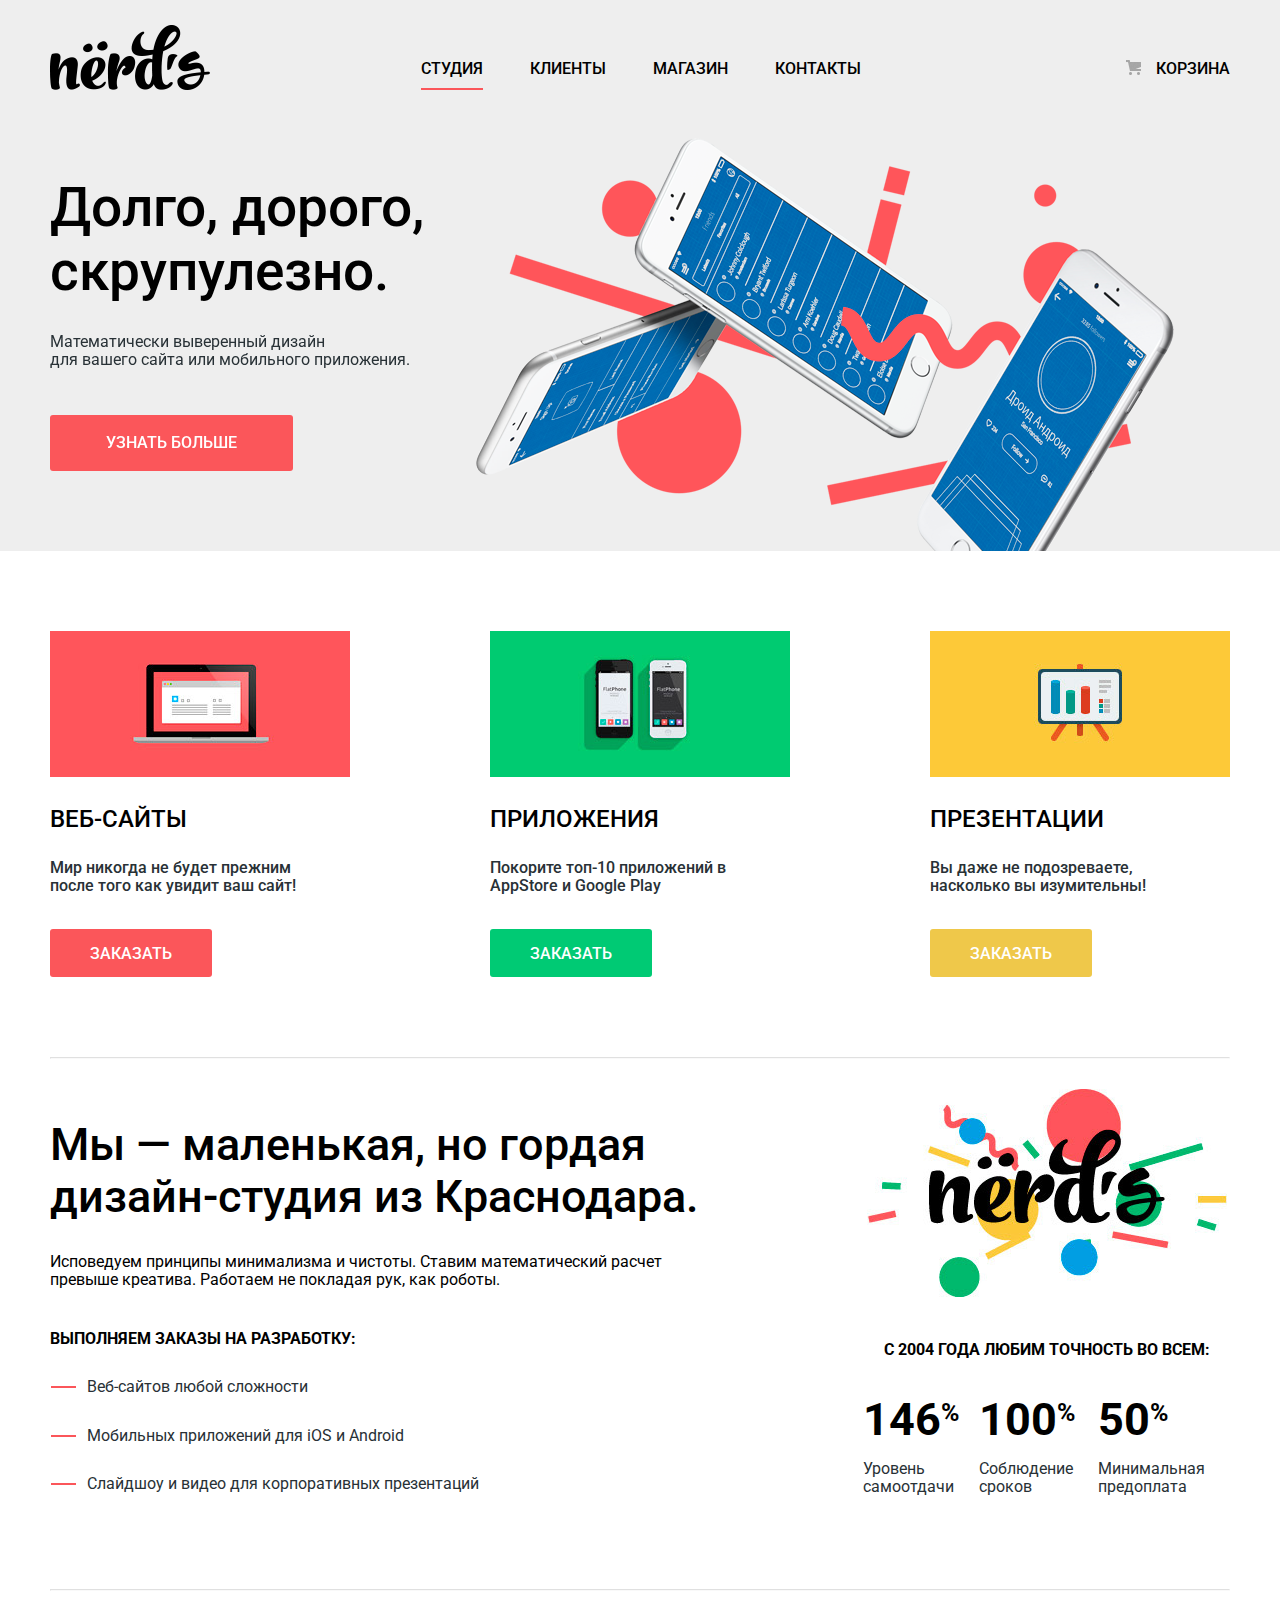
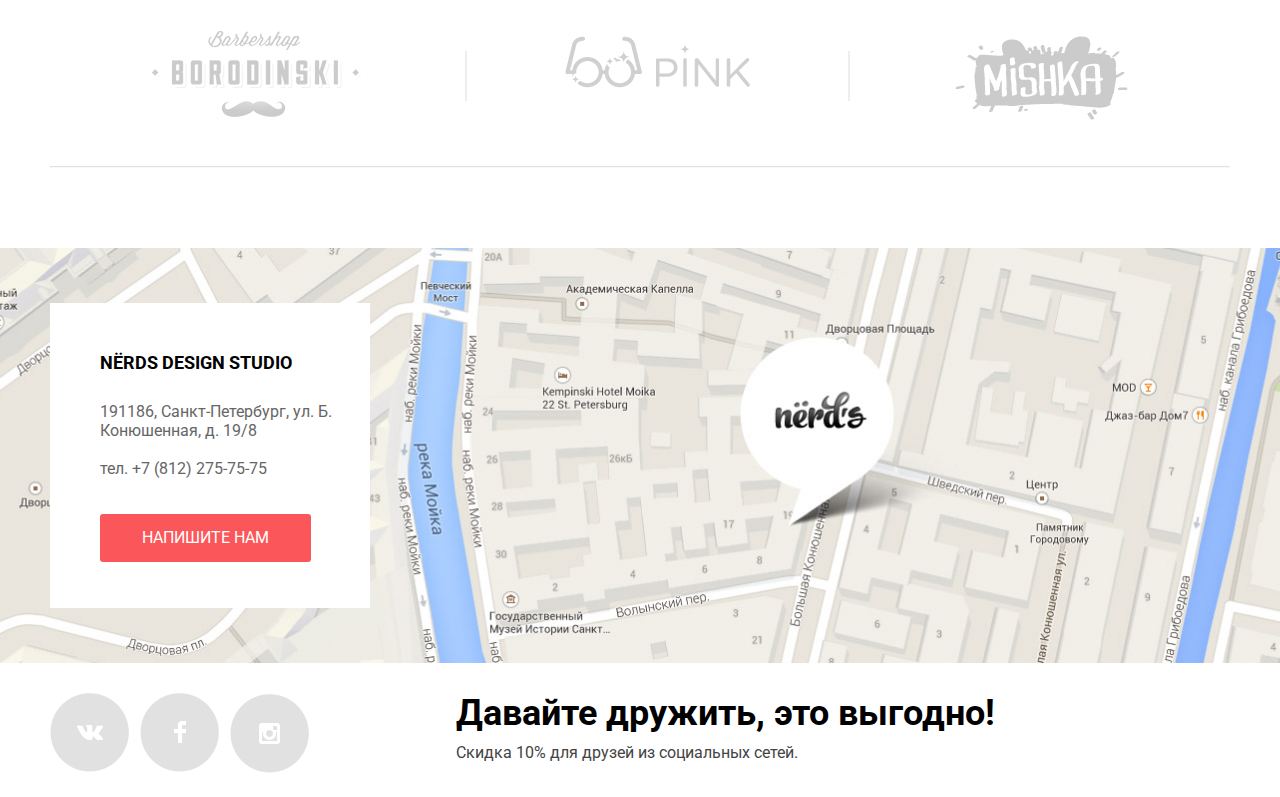
<file: nerds/index.html>
<!DOCTYPE html>
<html lang="ru">

<head>
  <meta charset="UTF-8">
  <meta name="viewport" content="width=device-width, initial-scale=1.0">
  <meta http-equiv="X-UA-Compatible" content="ie=edge">
  <title>Nerds - Дизайн студия</title>
  <link rel="stylesheet" href="css/style.min.css">
  <link href="https://fonts.googleapis.com/css?family=Roboto:400,500,700&display=swap" rel="stylesheet">
</head>
<body>
  <header class="header">
    <div class="container">
      <div class="nav-wrapper">
        <div class="logo"><a href="index.html"><img src="img/logo.png" alt=""></a></div>
        <nav class="nav">
          <ul>
            <li><a href="index.html" class="nav-item active-nav">Студия</a></li>
            <li><a href="#" class="nav-item">Клиенты</a></li>
            <li><a href="catalog.html" class="nav-item">Магазин</a></li>
            <li><a href="#" class="nav-item">Контакты</a></li>
          </ul>
        </nav>
        <div class="cart"><a href="#" class="nav-item">Корзина</a></div>
      </div>
      <div class="nav-burger">
        <div class="nav-burger__burger">
          <span class="span-1"></span>
          <span class="span-2"></span>
          <span class="span-3"></span>
        </div>
        <div class="nav-burger__wrapper">
          <div class="nav-burger__item"><a href="index.html">Студия</a></div>
          <div class="nav-burger__item"><a href="#">Клиенты</a></div>
          <div class="nav-burger__item"><a href="catalog.html">Магазин</a></div>
          <div class="nav-burger__item"><a href="#">Контакты</a></div>
          <div class="nav-burger__item"><a href="#">корзина</a></div>
        </div>
      </div>
      <div class="header__slider">
        <div class="header-slider__item">
          <div class="header-slider__bg-img" style="background-image: url(img/bg-slide-1.png);"></div>
          <div class="header-item__offer-title">Долго, дорого,<br>
            скрупулезно.</div>
          <div class="header-item__offer-subtitle">Математически выверенный дизайн<br>
            для вашего сайта или мобильного приложения.</div>
          <div class="header-item__btn-wrapper">
            <a href="#">
              <div class="header-item__btn">Узнать больше</div>
            </a>
          </div>
        </div>
        <div class="header-slider__item">
          <div class="header-slider__bg-img" style="background-image: url(img/bg-slide-2.png);"></div>
          <div class="header-item__offer-title">Любим математику<br>
            как никто другой</div>
          <div class="header-item__offer-subtitle">Никакого креатива, только математические формулы <br>для расчета
            идеальных пропорций.
          </div>
          <div class="header-item__btn-wrapper">
            <a href="#">
              <div class="header-item__btn">Узнать больше</div>
            </a>
          </div>
        </div>
        <div class="header-slider__item">
          <div class="header-slider__bg-img" style="background-image: url(img/bg-slide-3.png);"></div>
          <div class="header-item__offer-title">Только ночь,<br> только хардкор</div>
          <div class="header-item__offer-subtitle">Работать днем, как все? Мы против этого <br>
            Ближе к полуночи работа только начинается.</div>
          <div class="header-item__btn-wrapper">
            <a href="#">
              <div class="header-item__btn">Узнать больше</div>
            </a>
          </div>

        </div>
      </div>
    </div>
  </header>
  <div class="illustration">
    <div class="container">
      <div class="illustrations-wrapper">
        <div class="illustrations__item">
          <a href="#"><img src="img/illustration-1.jpg" alt="Иллюстрация"></a>
          <div class="illustrations-item__title"><a href="#">Веб-сайты</a></div>
          <div class="illustrations-item__subtitle"><a href="#">Мир никогда не будет прежним после того как увидит ваш
              сайт!</a></div>
          <a href="#">
            <div class="illustrations-item__btn red">Заказать</div>
          </a>
        </div>
        <div class="illustrations__item">
          <a href="#"><img src="img/illustration-2.jpg" alt="Иллюстрация"></a>
          <div class="illustrations-item__title"><a href="#">Приложения</a></div>
          <div class="illustrations-item__subtitle"><a href="#">Покорите топ-10 приложений в AppStore и Google Play</a>
          </div>
          <a href="#">
            <div class="illustrations-item__btn green">Заказать</div>
          </a>
        </div>
        <div class="illustrations__item">
          <a href="#"><img src="img/illustration-3.jpg" alt="Иллюстрация"></a>
          <div class="illustrations-item__title"><a href="#">Презентации</a></div>
          <div class="illustrations-item__subtitle"><a href="#">Вы даже не подозреваете,
              насколько вы изумительны!</a></div>
          <a href="#">
            <div class="illustrations-item__btn yellow">Заказать</div>
          </a>
        </div>
      </div>
      <hr style="margin-top: 80px; margin-bottom: 30px; opacity: .3;">
    </div>
  </div>
  <section class="nerd">
    <div class="container">
      <div class="nerd__wrapper">
        <div class="nerd__offer">
          <h1 class="nerd-offer_title">Мы — маленькая, но гордая<br>дизайн-студия из Краснодара.</h1>
          <p class="nerd-offer_subtitle">Исповедуем принципы минимализма и чистоты. Ставим математический расчет <br>
            превыше
            креатива. Работаем не покладая рук, как роботы.
          </p>

          <div class="nerd-offer__what-we-do">
            <div class="nerd-offer-what-we-do__title">Выполняем заказы на разработку:</div>
            <div class="nerd-offer-what-we-do__subtitle">
              <ul>
                <li>Веб-сайтов любой сложности</li>
                <li>Мобильных приложений для iOS и Android</li>
                <li>Слайдшоу и видео для корпоративных презентаций</li>
              </ul>
            </div>
          </div>
        </div>

        <div class="nerd-offer__statistic">
          <img src="img/nerd-what-we-do-logo.jpg" alt="Иллюстрация">
          <div class="nerd-offer-statistic__title">с 2004 года Любим точность во всем:</div>

          <div class="nerd-offer-statistic__wrapper">
            <div class="nerd-offer-statistic__item">
              <div class="nerd-offer-statistic__procent">146<span>%</span></div>
              <div class="nerd-offer-statistic__procent-subtitle">Уровень <br>самоотдачи</div>
            </div>

            <div class="nerd-offer-statistic__item">
              <div class="nerd-offer-statistic__procent">100<span>%</span></div>
              <div class="nerd-offer-statistic__procent-subtitle">Соблюдение <br>сроков</div>
            </div>

            <div class="nerd-offer-statistic__item">
              <div class="nerd-offer-statistic__procent">50<span>%</span></div>
              <div class="nerd-offer-statistic__procent-subtitle">Минимальная <br> предоплата</div>
            </div>
          </div>
        </div>
      </div>
    </div>
  </section>
  <div class="logos">
    <div class="container">
      <hr style="margin-top: 80px; margin-bottom: 40px; opacity: .3;">
      <div class="logos__wrapper">
        <div class="logos__item-1"><img src="img/logo-1.png" alt="Партнёр"></div>
        <div class="logos__item-2"><img src="img/logo-2.png" alt="Партнёр"></div>
        <div class="logos__item-3"><img src="img/logo-3.png" alt="Партнёр"></div>
      </div>
      <hr style="margin-top: 40px; margin-bottom: 80px; opacity: .3;">
    </div>
  </div>
  <div class="contacts">
    <div class="container">
      <div class="contact-form">
        <div class="contact-form__title">NЁRDS DESIGN STUDIO</div>
        <div class="contact-form__desc">191186, Санкт-Петербург,
          ул. Б. Конюшенная, д. 19/8</div>
        <div class="contact-form__phone"><a href="#">тел. +7 (812) 275-75-75</a></div>
        <a href="#">
          <div class="contact-form__btn">НАПИШИТЕ НАМ</div>
        </a>
      </div>
    </div>
  </div>
  <footer class="footer">
    <div class="container">
      <div class="footer__wrapper">
        <div class="footer__icons">
          <a href="#"><img src="img/footer-icon-1.png" alt="Вконтакте"></a>
          <a href="#"><img src="img/footer-icon-2.png" alt="Facebook"></a>
          <a href="#"><img src="img/footer-icon-3.png" alt="Instagram"></a>
        </div>
        <div class="footer__titles">
          <div class="footer__title">Давайте дружить, это выгодно!</div>
          <div class="footer__desc">Скидка 10% для друзей из социальных сетей.</div>
        </div>
      </div>
    </div>
  </footer>
  <script src="js/jquery-3.4.1.min.js"></script>
  <script src="js/main.js"></script>
  <script src="js/libs.min.js"></script>
</body>
</html>
</file>
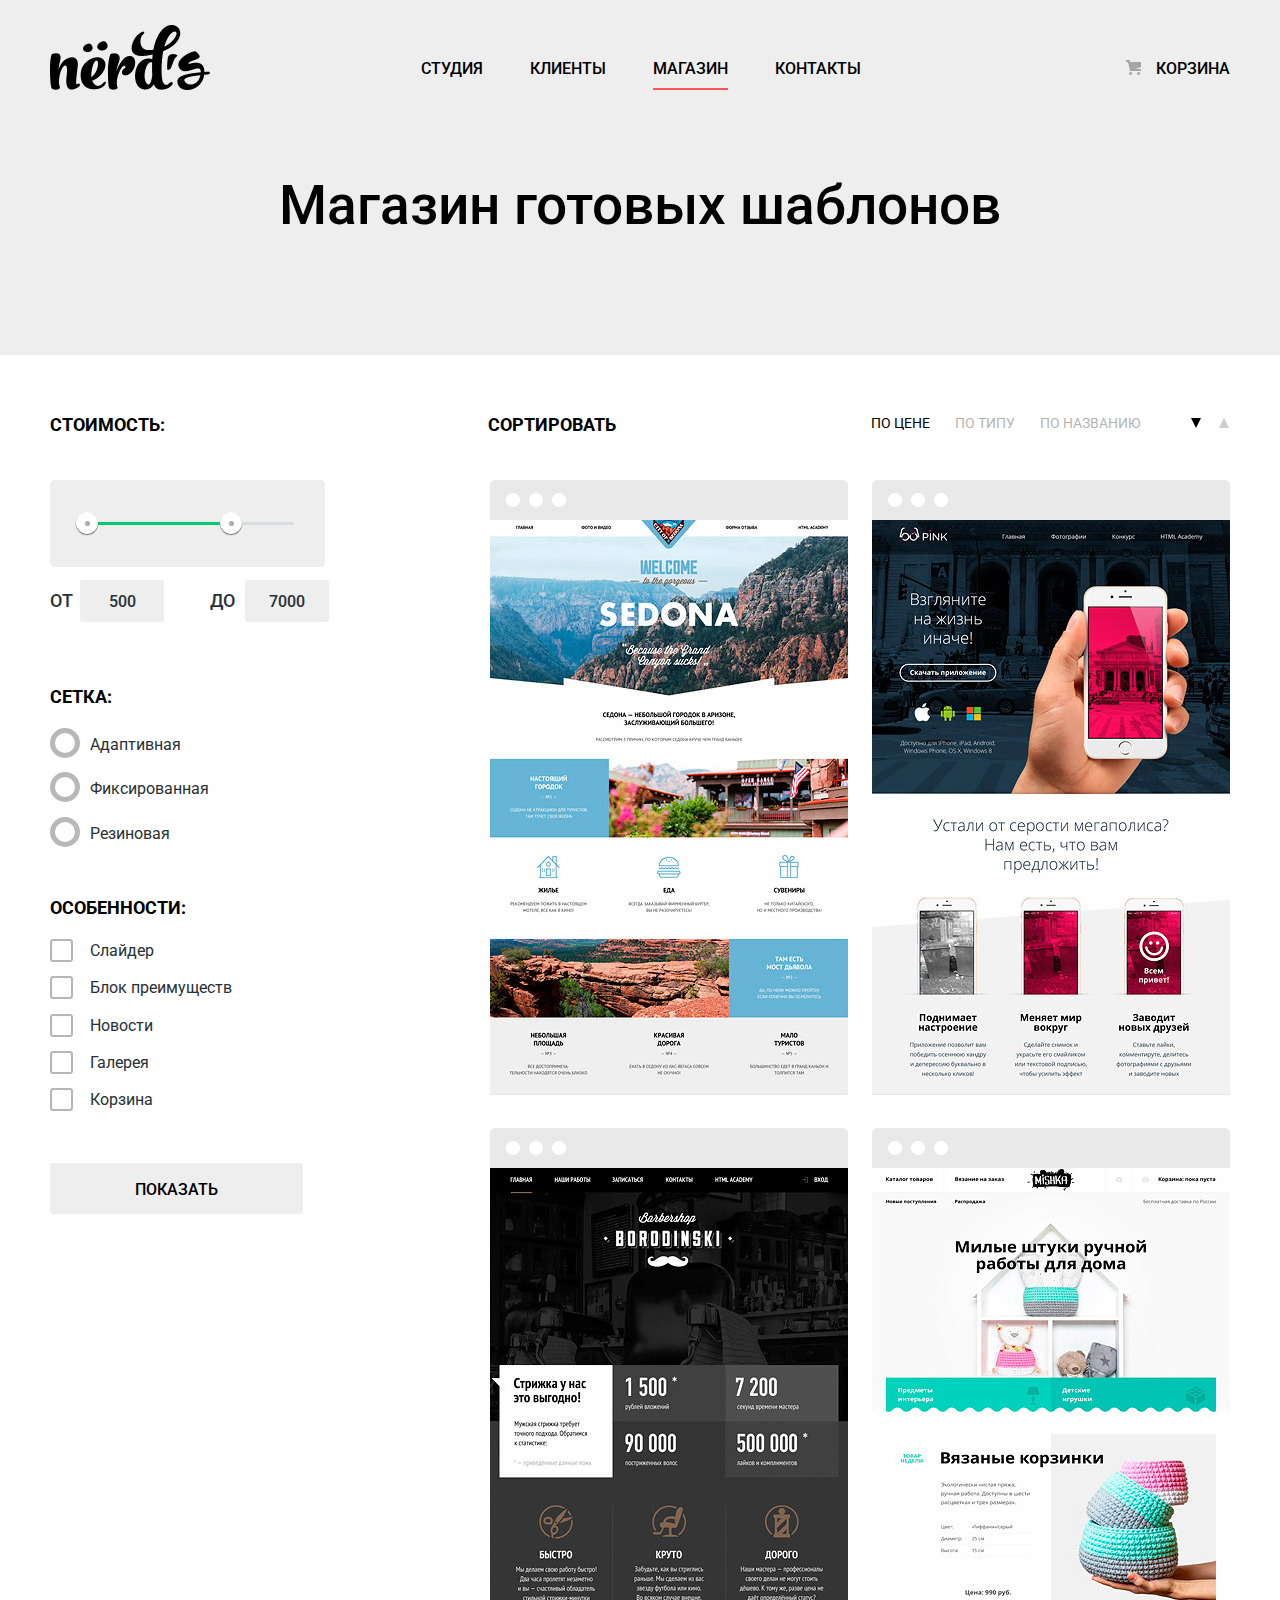
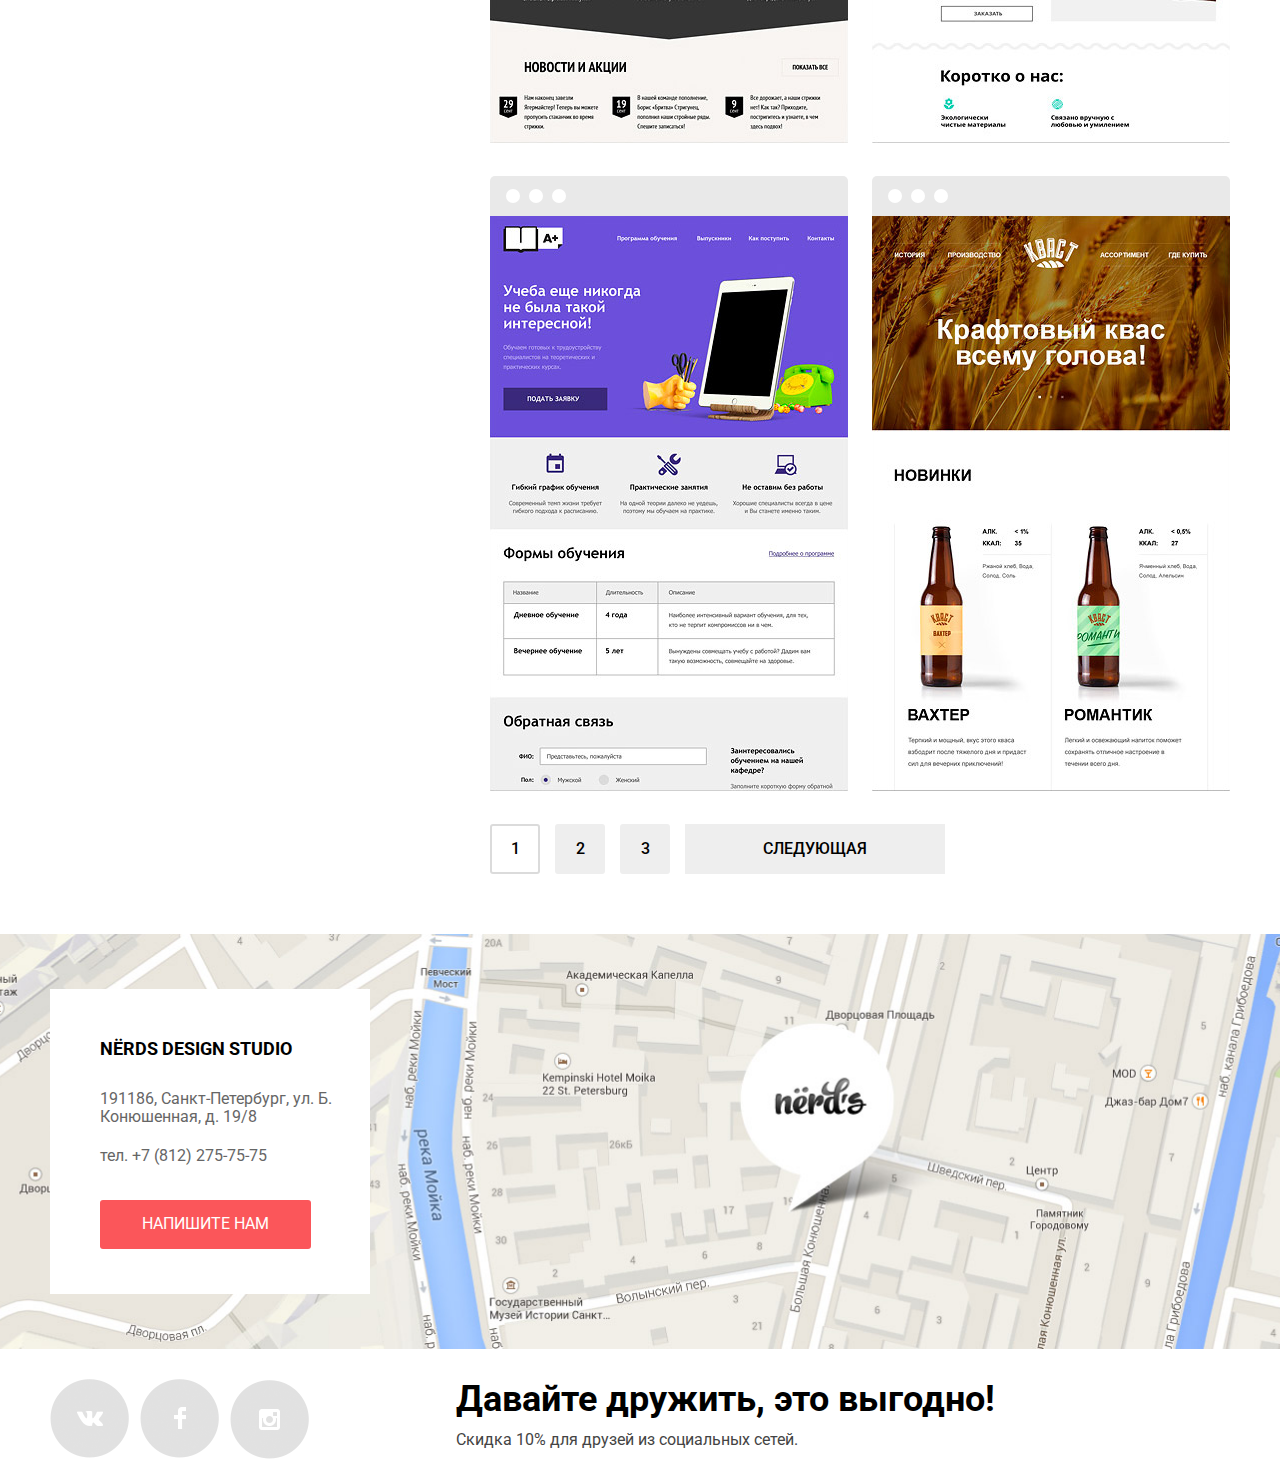
<file: nerds/catalog.html>
<!DOCTYPE html>
<html lang="ru">

<head>
  <meta charset="UTF-8">
  <meta name="viewport" content="width=device-width, initial-scale=1.0">
  <meta http-equiv="X-UA-Compatible" content="ie=edge">
  <title>Nerds - Магазин</title>
  <link rel="stylesheet" href="css/style.min.css">
  <link href="https://fonts.googleapis.com/css?family=Roboto:400,500,700&display=swap" rel="stylesheet">
  <link rel="stylesheet" href="css/jquery-ui.css">
  <script src="https://code.jquery.com/jquery-1.12.4.js"></script>
</head>

<body>
  <header class="header">
    <div class="container">
      <div class="nav-wrapper">
        <div class="logo"><a href="index.html"><img src="img/logo.png" alt=""></a></div>
        <nav class="nav">
          <ul>
            <li class="li"><a href="index.html" class="nav-item">Студия</a></li>
            <li class="li"><a href="#" class="nav-item">Клиенты</a></li>
            <li class="li"><a href="catalog.html" class="nav-item active-nav">Магазин</a></li>
            <li class="li"><a href="#" class="nav-item">Контакты</a></li>
          </ul>
        </nav>
        <div class="cart"><a href="#" class="nav-item">Корзина</a></div>
      </div>
      <div class="nav-burger">
        <div class="nav-burger__burger">
          <span class="span-1"></span>
          <span class="span-2"></span>
          <span class="span-3"></span>
        </div>
        <div class="nav-burger__wrapper">
          <div class="nav-burger__item"><a href="index.html">Студия</a></div>
          <div class="nav-burger__item"><a href="#">Клиенты</a></div>
          <div class="nav-burger__item"><a href="catalog.html">Магазин</a></div>
          <div class="nav-burger__item"><a href="#">Контакты</a></div>
          <div class="nav-burger__item"><a href="#">корзина</a></div>
        </div>
      </div>
      <h1 class="header-catalog">Магазин готовых шаблонов</h1>
    </div>
  </header>
  <div class="catalog">
    <div class="container">
      <div class="catalog__wrapper">
        <div class="filter">
          <div class="filter__pricing-title">Стоимость:</div>
          <div class="filter__pricing">
            <div id="slider-price"></div>
            <div class="price-box">
              <input type="text" name="minPrice" readonly style="border:0; color: #283136; font-weight:500; position: absolute;
                  top: 100px; left: 30px;">
              <input type="text" name="maxPrice" readonly style="border:0; color: #283136; font-weight:500; position: absolute;
                  top: 100px; left: 195px;">
            </div>
            <span class="slider-price__from">От</span>
            <span class="slider-price__to">До</span>
            <div id="slider-range"></div>
          </div>
          <div class="filter__web">
            <div class="filter-web__title filter-title">Сетка:</div>
            <label class="label-radio">
              <input type="radio" name="filter" class="radio">
              <span class="fake-radio"></span>
              <span class="text-radio">Адаптивная</span>
            </label>
            <label class="label-radio">
              <input type="radio" name="filter" class="radio">
              <span class="fake-radio"></span>
              <span class="text-radio">Фиксированная</span>
            </label>
            <label class="label-radio">
              <input type="radio" name="filter" class="radio">
              <span class="fake-radio"></span>
              <span class="text-radio">Резиновая</span>
            </label>
          </div>
          <div class="filter__specials">
            <div class="filter-specials__title filter-title">Особенности:</div>
            <label class="label-checkbox">
              <input type="checkbox" class="checkbox">
              <span class="fake-checkbox"></span>
              <span class="text-checkbox">Слайдер</span>
            </label>
            <label class="label-checkbox">
              <input type="checkbox" class="checkbox">
              <span class="fake-checkbox"></span>
              <span class="text-checkbox">Блок преимуществ</span>
            </label>
            <label class="label-checkbox">
              <input type="checkbox" class="checkbox">
              <span class="fake-checkbox"></span>
              <span class="text-checkbox">Новости</span>
            </label>
            <label class="label-checkbox">
              <input type="checkbox" class="checkbox">
              <span class="fake-checkbox"></span>
              <span class="text-checkbox">Галерея</span>
            </label>
            <label class="label-checkbox">
              <input type="checkbox" class="checkbox">
              <span class="fake-checkbox"></span>
              <span class="text-checkbox">Корзина</span>
            </label>
          </div>
          <a href="#">
            <div class="filter__btn">ПОКАЗАТЬ</div>
          </a>
        </div>
        <div class="catalog-wrapper">
          <div class="sorting">
            <div class="sorting__title">Сортировать</div>
            <div class="sorting__category">
              <div class="sorting__from-price category-none category-active"><a href="#">По цене</a></div>
              <div class="sorting__from-type category-none"><a href="#">По типу</a></div>
              <div class="sorting__from-name category-none"><a href="#">По названию</a></div>
            </div>
            <div class="sorting__triangles">
              <div class="sorting__triangle-top triangle-none triangle-active"><button></button></div>
              <div class="sorting__triangle-bottom triangle-none"><button></button></div>
            </div>
          </div>
          <div class="catalog__store">
            <div class="catalog-store__item">
              <div class="store-item__circle"></div>
              <div class="store-item__circle"></div>
              <div class="store-item__circle"></div>
              <div class="store-item__site-img"><img src="img/site-img-1.jpg" alt="Фото Сайта"></div>
              <div class="store-item__hover">
                <div class="store-hover__title">Sedona</div>
                <div class="store-hover__subtitle">Информационный сайт <br>для туристов</div>
                <a href="#">
                  <div class="store-hover__button">9 900 РУБ.</div>
                </a>
              </div>
            </div>
            <div class="catalog-store__item">
              <div class="store-item__circle"></div>
              <div class="store-item__circle"></div>
              <div class="store-item__circle"></div>
              <div class="store-item__site-img"><img src="img/site-img-2.jpg" alt="Фото Сайта"></div>
              <div class="store-item__hover">
                <div class="store-hover__title">Pink</div>
                <div class="store-hover__subtitle">Сайт, который изменит <br> мир вокруг тебя</div>
                <a href="#">
                  <div class="store-hover__button">9 900 РУБ.</div>
                </a>
              </div>
            </div>
            <div class="catalog-store__item">
              <div class="store-item__circle"></div>
              <div class="store-item__circle"></div>
              <div class="store-item__circle"></div>
              <div class="store-item__site-img"><img src="img/site-img-3.jpg" alt="Фото Сайта"></div>
              <div class="store-item__hover">
                <div class="store-hover__title">Bordinski</div>
                <div class="store-hover__subtitle">Сайт для представления <br> своего барбершопа</div>
                <a href="#">
                  <div class="store-hover__button">9 900 РУБ.</div>
                </a>
              </div>
            </div>
            <div class="catalog-store__item">
              <div class="store-item__circle"></div>
              <div class="store-item__circle"></div>
              <div class="store-item__circle"></div>
              <div class="store-item__site-img"><img src="img/site-img-4.jpg" alt="Фото Сайта"></div>
              <div class="store-item__hover">
                <div class="store-hover__title">Mishka</div>
                <div class="store-hover__subtitle">Лендинг Пэйдж для продажи <br>вязанных "штук" с возможностью
                  <br>оставлять заявки</div>
                <a href="#">
                  <div class="store-hover__button">9 900 РУБ.</div>
                </a>
              </div>
            </div>
            <div class="catalog-store__item">
              <div class="store-item__circle"></div>
              <div class="store-item__circle"></div>
              <div class="store-item__circle"></div>
              <div class="store-item__site-img"><img src="img/site-img-5.jpg" alt="Фото Сайта"></div>
              <div class="store-item__hover">
                <div class="store-hover__title">А+</div>
                <div class="store-hover__subtitle">Сайт, который поможет в учебе <br>и найти работу</div>
                <a href="#">
                  <div class="store-hover__button">9 900 РУБ.</div>
                </a>
              </div>
            </div>
            <div class="catalog-store__item">
              <div class="store-item__circle"></div>
              <div class="store-item__circle"></div>
              <div class="store-item__circle"></div>
              <div class="store-item__site-img"><img src="img/site-img-6.jpg" alt="Фото Сайта"></div>
              <div class="store-item__hover">
                <div class="store-hover__title">Крафтовый квас</div>
                <div class="store-hover__subtitle">Пивка для рывка</div>
                <a href="#">
                  <div class="store-hover__button">9 900 РУБ.</div>
                </a>
              </div>
            </div>
            <div class="page-numbers">
              <button type="button" class="page-numbers__item active-page">1</button>
              <button type="button" class="page-numbers__item">2</button>
              <button type="button" class="page-numbers__item">3</button>
              <button type="button" class="page-numbers__next">Следующая</button>
            </div>
          </div>
        </div>
      </div>
    </div>
  </div>
  <div class="contacts">
    <div class="container">
      <div class="contact-form">
        <div class="contact-form__title">NЁRDS DESIGN STUDIO</div>
        <div class="contact-form__desc">191186, Санкт-Петербург,
          ул. Б. Конюшенная, д. 19/8</div>
        <div class="contact-form__phone"><a href="#">тел. +7 (812) 275-75-75</a></div>
        <a href="#">
          <div class="contact-form__btn">НАПИШИТЕ НАМ</div>
        </a>
      </div>
    </div>
  </div>
  <footer class="footer">
    <div class="container">
      <div class="footer__wrapper">
        <div class="footer__icons">
          <a href="#"><img src="img/footer-icon-1.png" alt="Вконтакте"></a>
          <a href="#"><img src="img/footer-icon-2.png" alt="Facebook"></a>
          <a href="#"><img src="img/footer-icon-3.png" alt="Instagram"></a>
        </div>
        <div class="footer__titles">
          <div class="footer__title">Давайте дружить, это выгодно!</div>
          <div class="footer__desc">Скидка 10% для друзей из социальных сетей.</div>
        </div>
      </div>
    </div>
  </footer>
  <script src="js/jquery-3.4.1.min.js"></script>
  <script src="js/main.js"></script>
  <script src="js/libs.min.js"></script>
  <script src="js/jquery-ui.min.js"></script>
</body>

</html>
</file>
<file: nerds/css/style.min.css>
body{color:#000;font-family:'Roboto', sans-serif;font-size:16px}a{color:#000;text-decoration:none}.container{max-width:1180px;padding-left:20px;padding-right:20px;margin:0 auto}.red{background-color:#fb565a;transition:.2s;-webkit-transition:.2s;-moz-transition:.2s;-ms-transition:.2s;-o-transition:.2s}.red:hover{background-color:#e74246}.red:focus{background-color:#d7373b}.green{background-color:#00ca74;transition:.2s;-webkit-transition:.2s;-moz-transition:.2s;-ms-transition:.2s;-o-transition:.2s}.green:hover{background-color:#00bc6c}.yellow{background-color:#efc84a;transition:.2s;-webkit-transition:.2s;-moz-transition:.2s;-ms-transition:.2s;-o-transition:.2s}.yellow:hover{background-color:#eab534}.active-page{border:solid 2px #dbdbdb !important;background-color:#fff !important}.active-nav{border-bottom:solid 2px #fb565a;padding-bottom:10px}.category-active{opacity:1 !important}.triangle-active{opacity:1 !important}.nav-burger__wrapper-active{transition:all .2s ease;-webkit-transition:all .2s ease;-moz-transition:all .2s ease;-ms-transition:all .2s ease;-o-transition:all .2s ease;transform:translateY(0) !important;-webkit-transform:translateY(0) !important;-moz-transform:translateY(0) !important;-ms-transform:translateY(0) !important;-o-transform:translateY(0) !important}.span-burger-active{transition:all .2s ease;-webkit-transition:all .2s ease;-moz-transition:all .2s ease;-ms-transition:all .2s ease;-o-transition:all .2s ease}.span-burger-active .span-1{display:none}.span-burger-active .span-2{width:30px;background-color:#000;height:3px;position:absolute;right:10px;top:23px;transform:rotate(-45deg);-webkit-transform:rotate(-45deg);-moz-transform:rotate(-45deg);-ms-transform:rotate(-45deg);-o-transform:rotate(-45deg)}.span-burger-active .span-3{width:30px;background-color:#000;height:3px;position:absolute;right:10px;top:23px !important;transform:rotate(45deg);-webkit-transform:rotate(45deg);-moz-transform:rotate(45deg);-ms-transform:rotate(45deg);-o-transform:rotate(45deg)}.header{position:relative}.header .nav-burger{display:none;transition:all .2s ease;-webkit-transition:all .2s ease;-moz-transition:all .2s ease;-ms-transition:all .2s ease;-o-transition:all .2s ease}.header .nav-burger .nav-burger__wrapper{transition:all .2s ease;-webkit-transition:all .2s ease;-moz-transition:all .2s ease;-ms-transition:all .2s ease;-o-transition:all .2s ease;transform:translateY(-400px);z-index:50;position:absolute;right:0;top:0;width:100%;background-color:#d7373b;text-transform:uppercase;color:#fff;font-weight:400;text-align:center;-webkit-transform:translateY(-400px);-moz-transform:translateY(-400px);-ms-transform:translateY(-400px);-o-transform:translateY(-400px)}.header .nav-burger .nav-burger__burger{cursor:pointer;width:50px;height:50px;background-color:#d7373b;z-index:99;position:absolute;right:0;top:0;display:block;transition:all .2s ease;-webkit-transition:all .2s ease;-moz-transition:all .2s ease;-ms-transition:all .2s ease;-o-transition:all .2s ease}.header .nav-burger .nav-burger__burger .span-1{width:30px;background-color:#fff;height:3px;position:absolute;right:10px;top:13px}.header .nav-burger .nav-burger__burger .span-2{width:30px;background-color:#fff;height:3px;position:absolute;right:10px;top:23px}.header .nav-burger .nav-burger__burger .span-3{width:30px;background-color:#fff;height:3px;position:absolute;right:10px;top:33px}.header .nav-burger .nav-burger__item{margin-top:30px;position:relative}.header .nav-burger .nav-burger__item a{color:#fff}.header .nav-burger .nav-burger__item:last-child{margin-bottom:15px}.header .nav-burger .nav-burger__item:first-child{margin-bottom:30px;margin-top:65px}.header .nav-burger .nav-burger__item:first-child::before{content:'';width:100%;height:1px;top:-15px;left:0;background-color:rgba(0,0,0,0.3);position:absolute}.header .nav-burger .nav-burger__item::after{content:'';width:100%;height:1px;bottom:-15px;left:0;background-color:rgba(0,0,0,0.3);position:absolute}/*! normalize.css v8.0.1 | MIT License | github.com/necolas/normalize.css */html{line-height:1.15;-webkit-text-size-adjust:100%}body{margin:0}main{display:block}h1{font-size:2em;margin:0.67em 0}hr{-webkit-box-sizing:content-box;box-sizing:content-box;height:0;overflow:visible}pre{font-family:monospace, monospace;font-size:1em}a{background-color:transparent}abbr[title]{border-bottom:none;text-decoration:underline;-webkit-text-decoration:underline dotted;text-decoration:underline dotted}b,strong{font-weight:bolder}code,kbd,samp{font-family:monospace, monospace;font-size:1em}small{font-size:80%}sub,sup{font-size:75%;line-height:0;position:relative;vertical-align:baseline}sub{bottom:-0.25em}sup{top:-0.5em}img{border-style:none}button,input,optgroup,select,textarea{font-family:inherit;font-size:100%;line-height:1.15;margin:0}button,input{overflow:visible}button,select{text-transform:none}button,[type="button"],[type="reset"],[type="submit"]{-webkit-appearance:button}button::-moz-focus-inner,[type="button"]::-moz-focus-inner,[type="reset"]::-moz-focus-inner,[type="submit"]::-moz-focus-inner{border-style:none;padding:0}button:-moz-focusring,[type="button"]:-moz-focusring,[type="reset"]:-moz-focusring,[type="submit"]:-moz-focusring{outline:1px dotted ButtonText}fieldset{padding:0.35em 0.75em 0.625em}legend{-webkit-box-sizing:border-box;box-sizing:border-box;color:inherit;display:table;max-width:100%;padding:0;white-space:normal}progress{vertical-align:baseline}textarea{overflow:auto}[type="checkbox"],[type="radio"]{-webkit-box-sizing:border-box;box-sizing:border-box;padding:0}[type="number"]::-webkit-inner-spin-button,[type="number"]::-webkit-outer-spin-button{height:auto}[type="search"]{-webkit-appearance:textfield;outline-offset:-2px}[type="search"]::-webkit-search-decoration{-webkit-appearance:none}::-webkit-file-upload-button{-webkit-appearance:button;font:inherit}details{display:block}summary{display:list-item}template{display:none}[hidden]{display:none}.slick-slider{position:relative;display:block;-webkit-box-sizing:border-box;box-sizing:border-box;-webkit-user-select:none;-moz-user-select:none;-ms-user-select:none;user-select:none;-webkit-touch-callout:none;-khtml-user-select:none;-ms-touch-action:pan-y;touch-action:pan-y;-webkit-tap-highlight-color:transparent}.slick-list{position:relative;display:block;overflow:hidden;margin:0;padding:0}.slick-list:focus{outline:none}.slick-list.dragging{cursor:pointer;cursor:hand}.slick-slider .slick-track,.slick-slider .slick-list{-webkit-transform:translate3d(0, 0, 0);-ms-transform:translate3d(0, 0, 0);transform:translate3d(0, 0, 0)}.slick-track{position:relative;top:0;left:0;display:block;margin-left:auto;margin-right:auto}.slick-track:before,.slick-track:after{display:table;content:''}.slick-track:after{clear:both}.slick-loading .slick-track{visibility:hidden}.slick-slide{display:none;float:left;height:100%;min-height:1px}[dir='rtl'] .slick-slide{float:right}.slick-slide img{display:block}.slick-slide.slick-loading img{display:none}.slick-slide.dragging img{pointer-events:none}.slick-initialized .slick-slide{display:block}.slick-loading .slick-slide{visibility:hidden}.slick-vertical .slick-slide{display:block;height:auto;border:1px solid transparent}.slick-arrow.slick-hidden{display:none}/*!
 * animate.css -https://daneden.github.io/animate.css/
 * Version - 3.7.2
 * Licensed under the MIT license - http://opensource.org/licenses/MIT
 *
 * Copyright (c) 2019 Daniel Eden
 */@-webkit-keyframes bounce{from,20%,53%,80%,to{-webkit-animation-timing-function:cubic-bezier(0.215, 0.61, 0.355, 1);animation-timing-function:cubic-bezier(0.215, 0.61, 0.355, 1);-webkit-transform:translate3d(0, 0, 0);transform:translate3d(0, 0, 0)}40%,43%{-webkit-animation-timing-function:cubic-bezier(0.755, 0.05, 0.855, 0.06);animation-timing-function:cubic-bezier(0.755, 0.05, 0.855, 0.06);-webkit-transform:translate3d(0, -30px, 0);transform:translate3d(0, -30px, 0)}70%{-webkit-animation-timing-function:cubic-bezier(0.755, 0.05, 0.855, 0.06);animation-timing-function:cubic-bezier(0.755, 0.05, 0.855, 0.06);-webkit-transform:translate3d(0, -15px, 0);transform:translate3d(0, -15px, 0)}90%{-webkit-transform:translate3d(0, -4px, 0);transform:translate3d(0, -4px, 0)}}@keyframes bounce{from,20%,53%,80%,to{-webkit-animation-timing-function:cubic-bezier(0.215, 0.61, 0.355, 1);animation-timing-function:cubic-bezier(0.215, 0.61, 0.355, 1);-webkit-transform:translate3d(0, 0, 0);transform:translate3d(0, 0, 0)}40%,43%{-webkit-animation-timing-function:cubic-bezier(0.755, 0.05, 0.855, 0.06);animation-timing-function:cubic-bezier(0.755, 0.05, 0.855, 0.06);-webkit-transform:translate3d(0, -30px, 0);transform:translate3d(0, -30px, 0)}70%{-webkit-animation-timing-function:cubic-bezier(0.755, 0.05, 0.855, 0.06);animation-timing-function:cubic-bezier(0.755, 0.05, 0.855, 0.06);-webkit-transform:translate3d(0, -15px, 0);transform:translate3d(0, -15px, 0)}90%{-webkit-transform:translate3d(0, -4px, 0);transform:translate3d(0, -4px, 0)}}.bounce{-webkit-animation-name:bounce;animation-name:bounce;-webkit-transform-origin:center bottom;-ms-transform-origin:center bottom;transform-origin:center bottom}@-webkit-keyframes flash{from,50%,to{opacity:1}25%,75%{opacity:0}}@keyframes flash{from,50%,to{opacity:1}25%,75%{opacity:0}}.flash{-webkit-animation-name:flash;animation-name:flash}@-webkit-keyframes pulse{from{-webkit-transform:scale3d(1, 1, 1);transform:scale3d(1, 1, 1)}50%{-webkit-transform:scale3d(1.05, 1.05, 1.05);transform:scale3d(1.05, 1.05, 1.05)}to{-webkit-transform:scale3d(1, 1, 1);transform:scale3d(1, 1, 1)}}@keyframes pulse{from{-webkit-transform:scale3d(1, 1, 1);transform:scale3d(1, 1, 1)}50%{-webkit-transform:scale3d(1.05, 1.05, 1.05);transform:scale3d(1.05, 1.05, 1.05)}to{-webkit-transform:scale3d(1, 1, 1);transform:scale3d(1, 1, 1)}}.pulse{-webkit-animation-name:pulse;animation-name:pulse}@-webkit-keyframes rubberBand{from{-webkit-transform:scale3d(1, 1, 1);transform:scale3d(1, 1, 1)}30%{-webkit-transform:scale3d(1.25, 0.75, 1);transform:scale3d(1.25, 0.75, 1)}40%{-webkit-transform:scale3d(0.75, 1.25, 1);transform:scale3d(0.75, 1.25, 1)}50%{-webkit-transform:scale3d(1.15, 0.85, 1);transform:scale3d(1.15, 0.85, 1)}65%{-webkit-transform:scale3d(0.95, 1.05, 1);transform:scale3d(0.95, 1.05, 1)}75%{-webkit-transform:scale3d(1.05, 0.95, 1);transform:scale3d(1.05, 0.95, 1)}to{-webkit-transform:scale3d(1, 1, 1);transform:scale3d(1, 1, 1)}}@keyframes rubberBand{from{-webkit-transform:scale3d(1, 1, 1);transform:scale3d(1, 1, 1)}30%{-webkit-transform:scale3d(1.25, 0.75, 1);transform:scale3d(1.25, 0.75, 1)}40%{-webkit-transform:scale3d(0.75, 1.25, 1);transform:scale3d(0.75, 1.25, 1)}50%{-webkit-transform:scale3d(1.15, 0.85, 1);transform:scale3d(1.15, 0.85, 1)}65%{-webkit-transform:scale3d(0.95, 1.05, 1);transform:scale3d(0.95, 1.05, 1)}75%{-webkit-transform:scale3d(1.05, 0.95, 1);transform:scale3d(1.05, 0.95, 1)}to{-webkit-transform:scale3d(1, 1, 1);transform:scale3d(1, 1, 1)}}.rubberBand{-webkit-animation-name:rubberBand;animation-name:rubberBand}@-webkit-keyframes shake{from,to{-webkit-transform:translate3d(0, 0, 0);transform:translate3d(0, 0, 0)}10%,30%,50%,70%,90%{-webkit-transform:translate3d(-10px, 0, 0);transform:translate3d(-10px, 0, 0)}20%,40%,60%,80%{-webkit-transform:translate3d(10px, 0, 0);transform:translate3d(10px, 0, 0)}}@keyframes shake{from,to{-webkit-transform:translate3d(0, 0, 0);transform:translate3d(0, 0, 0)}10%,30%,50%,70%,90%{-webkit-transform:translate3d(-10px, 0, 0);transform:translate3d(-10px, 0, 0)}20%,40%,60%,80%{-webkit-transform:translate3d(10px, 0, 0);transform:translate3d(10px, 0, 0)}}.shake{-webkit-animation-name:shake;animation-name:shake}@-webkit-keyframes headShake{0%{-webkit-transform:translateX(0);transform:translateX(0)}6.5%{-webkit-transform:translateX(-6px) rotateY(-9deg);transform:translateX(-6px) rotateY(-9deg)}18.5%{-webkit-transform:translateX(5px) rotateY(7deg);transform:translateX(5px) rotateY(7deg)}31.5%{-webkit-transform:translateX(-3px) rotateY(-5deg);transform:translateX(-3px) rotateY(-5deg)}43.5%{-webkit-transform:translateX(2px) rotateY(3deg);transform:translateX(2px) rotateY(3deg)}50%{-webkit-transform:translateX(0);transform:translateX(0)}}@keyframes headShake{0%{-webkit-transform:translateX(0);transform:translateX(0)}6.5%{-webkit-transform:translateX(-6px) rotateY(-9deg);transform:translateX(-6px) rotateY(-9deg)}18.5%{-webkit-transform:translateX(5px) rotateY(7deg);transform:translateX(5px) rotateY(7deg)}31.5%{-webkit-transform:translateX(-3px) rotateY(-5deg);transform:translateX(-3px) rotateY(-5deg)}43.5%{-webkit-transform:translateX(2px) rotateY(3deg);transform:translateX(2px) rotateY(3deg)}50%{-webkit-transform:translateX(0);transform:translateX(0)}}.headShake{-webkit-animation-timing-function:ease-in-out;animation-timing-function:ease-in-out;-webkit-animation-name:headShake;animation-name:headShake}@-webkit-keyframes swing{20%{-webkit-transform:rotate3d(0, 0, 1, 15deg);transform:rotate3d(0, 0, 1, 15deg)}40%{-webkit-transform:rotate3d(0, 0, 1, -10deg);transform:rotate3d(0, 0, 1, -10deg)}60%{-webkit-transform:rotate3d(0, 0, 1, 5deg);transform:rotate3d(0, 0, 1, 5deg)}80%{-webkit-transform:rotate3d(0, 0, 1, -5deg);transform:rotate3d(0, 0, 1, -5deg)}to{-webkit-transform:rotate3d(0, 0, 1, 0deg);transform:rotate3d(0, 0, 1, 0deg)}}@keyframes swing{20%{-webkit-transform:rotate3d(0, 0, 1, 15deg);transform:rotate3d(0, 0, 1, 15deg)}40%{-webkit-transform:rotate3d(0, 0, 1, -10deg);transform:rotate3d(0, 0, 1, -10deg)}60%{-webkit-transform:rotate3d(0, 0, 1, 5deg);transform:rotate3d(0, 0, 1, 5deg)}80%{-webkit-transform:rotate3d(0, 0, 1, -5deg);transform:rotate3d(0, 0, 1, -5deg)}to{-webkit-transform:rotate3d(0, 0, 1, 0deg);transform:rotate3d(0, 0, 1, 0deg)}}.swing{-webkit-transform-origin:top center;-ms-transform-origin:top center;transform-origin:top center;-webkit-animation-name:swing;animation-name:swing}@-webkit-keyframes tada{from{-webkit-transform:scale3d(1, 1, 1);transform:scale3d(1, 1, 1)}10%,20%{-webkit-transform:scale3d(0.9, 0.9, 0.9) rotate3d(0, 0, 1, -3deg);transform:scale3d(0.9, 0.9, 0.9) rotate3d(0, 0, 1, -3deg)}30%,50%,70%,90%{-webkit-transform:scale3d(1.1, 1.1, 1.1) rotate3d(0, 0, 1, 3deg);transform:scale3d(1.1, 1.1, 1.1) rotate3d(0, 0, 1, 3deg)}40%,60%,80%{-webkit-transform:scale3d(1.1, 1.1, 1.1) rotate3d(0, 0, 1, -3deg);transform:scale3d(1.1, 1.1, 1.1) rotate3d(0, 0, 1, -3deg)}to{-webkit-transform:scale3d(1, 1, 1);transform:scale3d(1, 1, 1)}}@keyframes tada{from{-webkit-transform:scale3d(1, 1, 1);transform:scale3d(1, 1, 1)}10%,20%{-webkit-transform:scale3d(0.9, 0.9, 0.9) rotate3d(0, 0, 1, -3deg);transform:scale3d(0.9, 0.9, 0.9) rotate3d(0, 0, 1, -3deg)}30%,50%,70%,90%{-webkit-transform:scale3d(1.1, 1.1, 1.1) rotate3d(0, 0, 1, 3deg);transform:scale3d(1.1, 1.1, 1.1) rotate3d(0, 0, 1, 3deg)}40%,60%,80%{-webkit-transform:scale3d(1.1, 1.1, 1.1) rotate3d(0, 0, 1, -3deg);transform:scale3d(1.1, 1.1, 1.1) rotate3d(0, 0, 1, -3deg)}to{-webkit-transform:scale3d(1, 1, 1);transform:scale3d(1, 1, 1)}}.tada{-webkit-animation-name:tada;animation-name:tada}@-webkit-keyframes wobble{from{-webkit-transform:translate3d(0, 0, 0);transform:translate3d(0, 0, 0)}15%{-webkit-transform:translate3d(-25%, 0, 0) rotate3d(0, 0, 1, -5deg);transform:translate3d(-25%, 0, 0) rotate3d(0, 0, 1, -5deg)}30%{-webkit-transform:translate3d(20%, 0, 0) rotate3d(0, 0, 1, 3deg);transform:translate3d(20%, 0, 0) rotate3d(0, 0, 1, 3deg)}45%{-webkit-transform:translate3d(-15%, 0, 0) rotate3d(0, 0, 1, -3deg);transform:translate3d(-15%, 0, 0) rotate3d(0, 0, 1, -3deg)}60%{-webkit-transform:translate3d(10%, 0, 0) rotate3d(0, 0, 1, 2deg);transform:translate3d(10%, 0, 0) rotate3d(0, 0, 1, 2deg)}75%{-webkit-transform:translate3d(-5%, 0, 0) rotate3d(0, 0, 1, -1deg);transform:translate3d(-5%, 0, 0) rotate3d(0, 0, 1, -1deg)}to{-webkit-transform:translate3d(0, 0, 0);transform:translate3d(0, 0, 0)}}@keyframes wobble{from{-webkit-transform:translate3d(0, 0, 0);transform:translate3d(0, 0, 0)}15%{-webkit-transform:translate3d(-25%, 0, 0) rotate3d(0, 0, 1, -5deg);transform:translate3d(-25%, 0, 0) rotate3d(0, 0, 1, -5deg)}30%{-webkit-transform:translate3d(20%, 0, 0) rotate3d(0, 0, 1, 3deg);transform:translate3d(20%, 0, 0) rotate3d(0, 0, 1, 3deg)}45%{-webkit-transform:translate3d(-15%, 0, 0) rotate3d(0, 0, 1, -3deg);transform:translate3d(-15%, 0, 0) rotate3d(0, 0, 1, -3deg)}60%{-webkit-transform:translate3d(10%, 0, 0) rotate3d(0, 0, 1, 2deg);transform:translate3d(10%, 0, 0) rotate3d(0, 0, 1, 2deg)}75%{-webkit-transform:translate3d(-5%, 0, 0) rotate3d(0, 0, 1, -1deg);transform:translate3d(-5%, 0, 0) rotate3d(0, 0, 1, -1deg)}to{-webkit-transform:translate3d(0, 0, 0);transform:translate3d(0, 0, 0)}}.wobble{-webkit-animation-name:wobble;animation-name:wobble}@-webkit-keyframes jello{from,11.1%,to{-webkit-transform:translate3d(0, 0, 0);transform:translate3d(0, 0, 0)}22.2%{-webkit-transform:skewX(-12.5deg) skewY(-12.5deg);transform:skewX(-12.5deg) skewY(-12.5deg)}33.3%{-webkit-transform:skewX(6.25deg) skewY(6.25deg);transform:skewX(6.25deg) skewY(6.25deg)}44.4%{-webkit-transform:skewX(-3.125deg) skewY(-3.125deg);transform:skewX(-3.125deg) skewY(-3.125deg)}55.5%{-webkit-transform:skewX(1.5625deg) skewY(1.5625deg);transform:skewX(1.5625deg) skewY(1.5625deg)}66.6%{-webkit-transform:skewX(-0.78125deg) skewY(-0.78125deg);transform:skewX(-0.78125deg) skewY(-0.78125deg)}77.7%{-webkit-transform:skewX(0.39063deg) skewY(0.39063deg);transform:skewX(0.39063deg) skewY(0.39063deg)}88.8%{-webkit-transform:skewX(-0.19531deg) skewY(-0.19531deg);transform:skewX(-0.19531deg) skewY(-0.19531deg)}}@keyframes jello{from,11.1%,to{-webkit-transform:translate3d(0, 0, 0);transform:translate3d(0, 0, 0)}22.2%{-webkit-transform:skewX(-12.5deg) skewY(-12.5deg);transform:skewX(-12.5deg) skewY(-12.5deg)}33.3%{-webkit-transform:skewX(6.25deg) skewY(6.25deg);transform:skewX(6.25deg) skewY(6.25deg)}44.4%{-webkit-transform:skewX(-3.125deg) skewY(-3.125deg);transform:skewX(-3.125deg) skewY(-3.125deg)}55.5%{-webkit-transform:skewX(1.5625deg) skewY(1.5625deg);transform:skewX(1.5625deg) skewY(1.5625deg)}66.6%{-webkit-transform:skewX(-0.78125deg) skewY(-0.78125deg);transform:skewX(-0.78125deg) skewY(-0.78125deg)}77.7%{-webkit-transform:skewX(0.39063deg) skewY(0.39063deg);transform:skewX(0.39063deg) skewY(0.39063deg)}88.8%{-webkit-transform:skewX(-0.19531deg) skewY(-0.19531deg);transform:skewX(-0.19531deg) skewY(-0.19531deg)}}.jello{-webkit-animation-name:jello;animation-name:jello;-webkit-transform-origin:center;-ms-transform-origin:center;transform-origin:center}@-webkit-keyframes heartBeat{0%{-webkit-transform:scale(1);transform:scale(1)}14%{-webkit-transform:scale(1.3);transform:scale(1.3)}28%{-webkit-transform:scale(1);transform:scale(1)}42%{-webkit-transform:scale(1.3);transform:scale(1.3)}70%{-webkit-transform:scale(1);transform:scale(1)}}@keyframes heartBeat{0%{-webkit-transform:scale(1);transform:scale(1)}14%{-webkit-transform:scale(1.3);transform:scale(1.3)}28%{-webkit-transform:scale(1);transform:scale(1)}42%{-webkit-transform:scale(1.3);transform:scale(1.3)}70%{-webkit-transform:scale(1);transform:scale(1)}}.heartBeat{-webkit-animation-name:heartBeat;animation-name:heartBeat;-webkit-animation-duration:1.3s;animation-duration:1.3s;-webkit-animation-timing-function:ease-in-out;animation-timing-function:ease-in-out}@-webkit-keyframes bounceIn{from,20%,40%,60%,80%,to{-webkit-animation-timing-function:cubic-bezier(0.215, 0.61, 0.355, 1);animation-timing-function:cubic-bezier(0.215, 0.61, 0.355, 1)}0%{opacity:0;-webkit-transform:scale3d(0.3, 0.3, 0.3);transform:scale3d(0.3, 0.3, 0.3)}20%{-webkit-transform:scale3d(1.1, 1.1, 1.1);transform:scale3d(1.1, 1.1, 1.1)}40%{-webkit-transform:scale3d(0.9, 0.9, 0.9);transform:scale3d(0.9, 0.9, 0.9)}60%{opacity:1;-webkit-transform:scale3d(1.03, 1.03, 1.03);transform:scale3d(1.03, 1.03, 1.03)}80%{-webkit-transform:scale3d(0.97, 0.97, 0.97);transform:scale3d(0.97, 0.97, 0.97)}to{opacity:1;-webkit-transform:scale3d(1, 1, 1);transform:scale3d(1, 1, 1)}}@keyframes bounceIn{from,20%,40%,60%,80%,to{-webkit-animation-timing-function:cubic-bezier(0.215, 0.61, 0.355, 1);animation-timing-function:cubic-bezier(0.215, 0.61, 0.355, 1)}0%{opacity:0;-webkit-transform:scale3d(0.3, 0.3, 0.3);transform:scale3d(0.3, 0.3, 0.3)}20%{-webkit-transform:scale3d(1.1, 1.1, 1.1);transform:scale3d(1.1, 1.1, 1.1)}40%{-webkit-transform:scale3d(0.9, 0.9, 0.9);transform:scale3d(0.9, 0.9, 0.9)}60%{opacity:1;-webkit-transform:scale3d(1.03, 1.03, 1.03);transform:scale3d(1.03, 1.03, 1.03)}80%{-webkit-transform:scale3d(0.97, 0.97, 0.97);transform:scale3d(0.97, 0.97, 0.97)}to{opacity:1;-webkit-transform:scale3d(1, 1, 1);transform:scale3d(1, 1, 1)}}.bounceIn{-webkit-animation-duration:0.75s;animation-duration:0.75s;-webkit-animation-name:bounceIn;animation-name:bounceIn}@-webkit-keyframes bounceInDown{from,60%,75%,90%,to{-webkit-animation-timing-function:cubic-bezier(0.215, 0.61, 0.355, 1);animation-timing-function:cubic-bezier(0.215, 0.61, 0.355, 1)}0%{opacity:0;-webkit-transform:translate3d(0, -3000px, 0);transform:translate3d(0, -3000px, 0)}60%{opacity:1;-webkit-transform:translate3d(0, 25px, 0);transform:translate3d(0, 25px, 0)}75%{-webkit-transform:translate3d(0, -10px, 0);transform:translate3d(0, -10px, 0)}90%{-webkit-transform:translate3d(0, 5px, 0);transform:translate3d(0, 5px, 0)}to{-webkit-transform:translate3d(0, 0, 0);transform:translate3d(0, 0, 0)}}@keyframes bounceInDown{from,60%,75%,90%,to{-webkit-animation-timing-function:cubic-bezier(0.215, 0.61, 0.355, 1);animation-timing-function:cubic-bezier(0.215, 0.61, 0.355, 1)}0%{opacity:0;-webkit-transform:translate3d(0, -3000px, 0);transform:translate3d(0, -3000px, 0)}60%{opacity:1;-webkit-transform:translate3d(0, 25px, 0);transform:translate3d(0, 25px, 0)}75%{-webkit-transform:translate3d(0, -10px, 0);transform:translate3d(0, -10px, 0)}90%{-webkit-transform:translate3d(0, 5px, 0);transform:translate3d(0, 5px, 0)}to{-webkit-transform:translate3d(0, 0, 0);transform:translate3d(0, 0, 0)}}.bounceInDown{-webkit-animation-name:bounceInDown;animation-name:bounceInDown}@-webkit-keyframes bounceInLeft{from,60%,75%,90%,to{-webkit-animation-timing-function:cubic-bezier(0.215, 0.61, 0.355, 1);animation-timing-function:cubic-bezier(0.215, 0.61, 0.355, 1)}0%{opacity:0;-webkit-transform:translate3d(-3000px, 0, 0);transform:translate3d(-3000px, 0, 0)}60%{opacity:1;-webkit-transform:translate3d(25px, 0, 0);transform:translate3d(25px, 0, 0)}75%{-webkit-transform:translate3d(-10px, 0, 0);transform:translate3d(-10px, 0, 0)}90%{-webkit-transform:translate3d(5px, 0, 0);transform:translate3d(5px, 0, 0)}to{-webkit-transform:translate3d(0, 0, 0);transform:translate3d(0, 0, 0)}}@keyframes bounceInLeft{from,60%,75%,90%,to{-webkit-animation-timing-function:cubic-bezier(0.215, 0.61, 0.355, 1);animation-timing-function:cubic-bezier(0.215, 0.61, 0.355, 1)}0%{opacity:0;-webkit-transform:translate3d(-3000px, 0, 0);transform:translate3d(-3000px, 0, 0)}60%{opacity:1;-webkit-transform:translate3d(25px, 0, 0);transform:translate3d(25px, 0, 0)}75%{-webkit-transform:translate3d(-10px, 0, 0);transform:translate3d(-10px, 0, 0)}90%{-webkit-transform:translate3d(5px, 0, 0);transform:translate3d(5px, 0, 0)}to{-webkit-transform:translate3d(0, 0, 0);transform:translate3d(0, 0, 0)}}.bounceInLeft{-webkit-animation-name:bounceInLeft;animation-name:bounceInLeft}@-webkit-keyframes bounceInRight{from,60%,75%,90%,to{-webkit-animation-timing-function:cubic-bezier(0.215, 0.61, 0.355, 1);animation-timing-function:cubic-bezier(0.215, 0.61, 0.355, 1)}from{opacity:0;-webkit-transform:translate3d(3000px, 0, 0);transform:translate3d(3000px, 0, 0)}60%{opacity:1;-webkit-transform:translate3d(-25px, 0, 0);transform:translate3d(-25px, 0, 0)}75%{-webkit-transform:translate3d(10px, 0, 0);transform:translate3d(10px, 0, 0)}90%{-webkit-transform:translate3d(-5px, 0, 0);transform:translate3d(-5px, 0, 0)}to{-webkit-transform:translate3d(0, 0, 0);transform:translate3d(0, 0, 0)}}@keyframes bounceInRight{from,60%,75%,90%,to{-webkit-animation-timing-function:cubic-bezier(0.215, 0.61, 0.355, 1);animation-timing-function:cubic-bezier(0.215, 0.61, 0.355, 1)}from{opacity:0;-webkit-transform:translate3d(3000px, 0, 0);transform:translate3d(3000px, 0, 0)}60%{opacity:1;-webkit-transform:translate3d(-25px, 0, 0);transform:translate3d(-25px, 0, 0)}75%{-webkit-transform:translate3d(10px, 0, 0);transform:translate3d(10px, 0, 0)}90%{-webkit-transform:translate3d(-5px, 0, 0);transform:translate3d(-5px, 0, 0)}to{-webkit-transform:translate3d(0, 0, 0);transform:translate3d(0, 0, 0)}}.bounceInRight{-webkit-animation-name:bounceInRight;animation-name:bounceInRight}@-webkit-keyframes bounceInUp{from,60%,75%,90%,to{-webkit-animation-timing-function:cubic-bezier(0.215, 0.61, 0.355, 1);animation-timing-function:cubic-bezier(0.215, 0.61, 0.355, 1)}from{opacity:0;-webkit-transform:translate3d(0, 3000px, 0);transform:translate3d(0, 3000px, 0)}60%{opacity:1;-webkit-transform:translate3d(0, -20px, 0);transform:translate3d(0, -20px, 0)}75%{-webkit-transform:translate3d(0, 10px, 0);transform:translate3d(0, 10px, 0)}90%{-webkit-transform:translate3d(0, -5px, 0);transform:translate3d(0, -5px, 0)}to{-webkit-transform:translate3d(0, 0, 0);transform:translate3d(0, 0, 0)}}@keyframes bounceInUp{from,60%,75%,90%,to{-webkit-animation-timing-function:cubic-bezier(0.215, 0.61, 0.355, 1);animation-timing-function:cubic-bezier(0.215, 0.61, 0.355, 1)}from{opacity:0;-webkit-transform:translate3d(0, 3000px, 0);transform:translate3d(0, 3000px, 0)}60%{opacity:1;-webkit-transform:translate3d(0, -20px, 0);transform:translate3d(0, -20px, 0)}75%{-webkit-transform:translate3d(0, 10px, 0);transform:translate3d(0, 10px, 0)}90%{-webkit-transform:translate3d(0, -5px, 0);transform:translate3d(0, -5px, 0)}to{-webkit-transform:translate3d(0, 0, 0);transform:translate3d(0, 0, 0)}}.bounceInUp{-webkit-animation-name:bounceInUp;animation-name:bounceInUp}@-webkit-keyframes bounceOut{20%{-webkit-transform:scale3d(0.9, 0.9, 0.9);transform:scale3d(0.9, 0.9, 0.9)}50%,55%{opacity:1;-webkit-transform:scale3d(1.1, 1.1, 1.1);transform:scale3d(1.1, 1.1, 1.1)}to{opacity:0;-webkit-transform:scale3d(0.3, 0.3, 0.3);transform:scale3d(0.3, 0.3, 0.3)}}@keyframes bounceOut{20%{-webkit-transform:scale3d(0.9, 0.9, 0.9);transform:scale3d(0.9, 0.9, 0.9)}50%,55%{opacity:1;-webkit-transform:scale3d(1.1, 1.1, 1.1);transform:scale3d(1.1, 1.1, 1.1)}to{opacity:0;-webkit-transform:scale3d(0.3, 0.3, 0.3);transform:scale3d(0.3, 0.3, 0.3)}}.bounceOut{-webkit-animation-duration:0.75s;animation-duration:0.75s;-webkit-animation-name:bounceOut;animation-name:bounceOut}@-webkit-keyframes bounceOutDown{20%{-webkit-transform:translate3d(0, 10px, 0);transform:translate3d(0, 10px, 0)}40%,45%{opacity:1;-webkit-transform:translate3d(0, -20px, 0);transform:translate3d(0, -20px, 0)}to{opacity:0;-webkit-transform:translate3d(0, 2000px, 0);transform:translate3d(0, 2000px, 0)}}@keyframes bounceOutDown{20%{-webkit-transform:translate3d(0, 10px, 0);transform:translate3d(0, 10px, 0)}40%,45%{opacity:1;-webkit-transform:translate3d(0, -20px, 0);transform:translate3d(0, -20px, 0)}to{opacity:0;-webkit-transform:translate3d(0, 2000px, 0);transform:translate3d(0, 2000px, 0)}}.bounceOutDown{-webkit-animation-name:bounceOutDown;animation-name:bounceOutDown}@-webkit-keyframes bounceOutLeft{20%{opacity:1;-webkit-transform:translate3d(20px, 0, 0);transform:translate3d(20px, 0, 0)}to{opacity:0;-webkit-transform:translate3d(-2000px, 0, 0);transform:translate3d(-2000px, 0, 0)}}@keyframes bounceOutLeft{20%{opacity:1;-webkit-transform:translate3d(20px, 0, 0);transform:translate3d(20px, 0, 0)}to{opacity:0;-webkit-transform:translate3d(-2000px, 0, 0);transform:translate3d(-2000px, 0, 0)}}.bounceOutLeft{-webkit-animation-name:bounceOutLeft;animation-name:bounceOutLeft}@-webkit-keyframes bounceOutRight{20%{opacity:1;-webkit-transform:translate3d(-20px, 0, 0);transform:translate3d(-20px, 0, 0)}to{opacity:0;-webkit-transform:translate3d(2000px, 0, 0);transform:translate3d(2000px, 0, 0)}}@keyframes bounceOutRight{20%{opacity:1;-webkit-transform:translate3d(-20px, 0, 0);transform:translate3d(-20px, 0, 0)}to{opacity:0;-webkit-transform:translate3d(2000px, 0, 0);transform:translate3d(2000px, 0, 0)}}.bounceOutRight{-webkit-animation-name:bounceOutRight;animation-name:bounceOutRight}@-webkit-keyframes bounceOutUp{20%{-webkit-transform:translate3d(0, -10px, 0);transform:translate3d(0, -10px, 0)}40%,45%{opacity:1;-webkit-transform:translate3d(0, 20px, 0);transform:translate3d(0, 20px, 0)}to{opacity:0;-webkit-transform:translate3d(0, -2000px, 0);transform:translate3d(0, -2000px, 0)}}@keyframes bounceOutUp{20%{-webkit-transform:translate3d(0, -10px, 0);transform:translate3d(0, -10px, 0)}40%,45%{opacity:1;-webkit-transform:translate3d(0, 20px, 0);transform:translate3d(0, 20px, 0)}to{opacity:0;-webkit-transform:translate3d(0, -2000px, 0);transform:translate3d(0, -2000px, 0)}}.bounceOutUp{-webkit-animation-name:bounceOutUp;animation-name:bounceOutUp}@-webkit-keyframes fadeIn{from{opacity:0}to{opacity:1}}@keyframes fadeIn{from{opacity:0}to{opacity:1}}.fadeIn{-webkit-animation-name:fadeIn;animation-name:fadeIn}@-webkit-keyframes fadeInDown{from{opacity:0;-webkit-transform:translate3d(0, -100%, 0);transform:translate3d(0, -100%, 0)}to{opacity:1;-webkit-transform:translate3d(0, 0, 0);transform:translate3d(0, 0, 0)}}@keyframes fadeInDown{from{opacity:0;-webkit-transform:translate3d(0, -100%, 0);transform:translate3d(0, -100%, 0)}to{opacity:1;-webkit-transform:translate3d(0, 0, 0);transform:translate3d(0, 0, 0)}}.fadeInDown{-webkit-animation-name:fadeInDown;animation-name:fadeInDown}@-webkit-keyframes fadeInDownBig{from{opacity:0;-webkit-transform:translate3d(0, -2000px, 0);transform:translate3d(0, -2000px, 0)}to{opacity:1;-webkit-transform:translate3d(0, 0, 0);transform:translate3d(0, 0, 0)}}@keyframes fadeInDownBig{from{opacity:0;-webkit-transform:translate3d(0, -2000px, 0);transform:translate3d(0, -2000px, 0)}to{opacity:1;-webkit-transform:translate3d(0, 0, 0);transform:translate3d(0, 0, 0)}}.fadeInDownBig{-webkit-animation-name:fadeInDownBig;animation-name:fadeInDownBig}@-webkit-keyframes fadeInLeft{from{opacity:0;-webkit-transform:translate3d(-100%, 0, 0);transform:translate3d(-100%, 0, 0)}to{opacity:1;-webkit-transform:translate3d(0, 0, 0);transform:translate3d(0, 0, 0)}}@keyframes fadeInLeft{from{opacity:0;-webkit-transform:translate3d(-100%, 0, 0);transform:translate3d(-100%, 0, 0)}to{opacity:1;-webkit-transform:translate3d(0, 0, 0);transform:translate3d(0, 0, 0)}}.fadeInLeft{-webkit-animation-name:fadeInLeft;animation-name:fadeInLeft}@-webkit-keyframes fadeInLeftBig{from{opacity:0;-webkit-transform:translate3d(-2000px, 0, 0);transform:translate3d(-2000px, 0, 0)}to{opacity:1;-webkit-transform:translate3d(0, 0, 0);transform:translate3d(0, 0, 0)}}@keyframes fadeInLeftBig{from{opacity:0;-webkit-transform:translate3d(-2000px, 0, 0);transform:translate3d(-2000px, 0, 0)}to{opacity:1;-webkit-transform:translate3d(0, 0, 0);transform:translate3d(0, 0, 0)}}.fadeInLeftBig{-webkit-animation-name:fadeInLeftBig;animation-name:fadeInLeftBig}@-webkit-keyframes fadeInRight{from{opacity:0;-webkit-transform:translate3d(100%, 0, 0);transform:translate3d(100%, 0, 0)}to{opacity:1;-webkit-transform:translate3d(0, 0, 0);transform:translate3d(0, 0, 0)}}@keyframes fadeInRight{from{opacity:0;-webkit-transform:translate3d(100%, 0, 0);transform:translate3d(100%, 0, 0)}to{opacity:1;-webkit-transform:translate3d(0, 0, 0);transform:translate3d(0, 0, 0)}}.fadeInRight{-webkit-animation-name:fadeInRight;animation-name:fadeInRight}@-webkit-keyframes fadeInRightBig{from{opacity:0;-webkit-transform:translate3d(2000px, 0, 0);transform:translate3d(2000px, 0, 0)}to{opacity:1;-webkit-transform:translate3d(0, 0, 0);transform:translate3d(0, 0, 0)}}@keyframes fadeInRightBig{from{opacity:0;-webkit-transform:translate3d(2000px, 0, 0);transform:translate3d(2000px, 0, 0)}to{opacity:1;-webkit-transform:translate3d(0, 0, 0);transform:translate3d(0, 0, 0)}}.fadeInRightBig{-webkit-animation-name:fadeInRightBig;animation-name:fadeInRightBig}@-webkit-keyframes fadeInUp{from{opacity:0;-webkit-transform:translate3d(0, 100%, 0);transform:translate3d(0, 100%, 0)}to{opacity:1;-webkit-transform:translate3d(0, 0, 0);transform:translate3d(0, 0, 0)}}@keyframes fadeInUp{from{opacity:0;-webkit-transform:translate3d(0, 100%, 0);transform:translate3d(0, 100%, 0)}to{opacity:1;-webkit-transform:translate3d(0, 0, 0);transform:translate3d(0, 0, 0)}}.fadeInUp{-webkit-animation-name:fadeInUp;animation-name:fadeInUp}@-webkit-keyframes fadeInUpBig{from{opacity:0;-webkit-transform:translate3d(0, 2000px, 0);transform:translate3d(0, 2000px, 0)}to{opacity:1;-webkit-transform:translate3d(0, 0, 0);transform:translate3d(0, 0, 0)}}@keyframes fadeInUpBig{from{opacity:0;-webkit-transform:translate3d(0, 2000px, 0);transform:translate3d(0, 2000px, 0)}to{opacity:1;-webkit-transform:translate3d(0, 0, 0);transform:translate3d(0, 0, 0)}}.fadeInUpBig{-webkit-animation-name:fadeInUpBig;animation-name:fadeInUpBig}@-webkit-keyframes fadeOut{from{opacity:1}to{opacity:0}}@keyframes fadeOut{from{opacity:1}to{opacity:0}}.fadeOut{-webkit-animation-name:fadeOut;animation-name:fadeOut}@-webkit-keyframes fadeOutDown{from{opacity:1}to{opacity:0;-webkit-transform:translate3d(0, 100%, 0);transform:translate3d(0, 100%, 0)}}@keyframes fadeOutDown{from{opacity:1}to{opacity:0;-webkit-transform:translate3d(0, 100%, 0);transform:translate3d(0, 100%, 0)}}.fadeOutDown{-webkit-animation-name:fadeOutDown;animation-name:fadeOutDown}@-webkit-keyframes fadeOutDownBig{from{opacity:1}to{opacity:0;-webkit-transform:translate3d(0, 2000px, 0);transform:translate3d(0, 2000px, 0)}}@keyframes fadeOutDownBig{from{opacity:1}to{opacity:0;-webkit-transform:translate3d(0, 2000px, 0);transform:translate3d(0, 2000px, 0)}}.fadeOutDownBig{-webkit-animation-name:fadeOutDownBig;animation-name:fadeOutDownBig}@-webkit-keyframes fadeOutLeft{from{opacity:1}to{opacity:0;-webkit-transform:translate3d(-100%, 0, 0);transform:translate3d(-100%, 0, 0)}}@keyframes fadeOutLeft{from{opacity:1}to{opacity:0;-webkit-transform:translate3d(-100%, 0, 0);transform:translate3d(-100%, 0, 0)}}.fadeOutLeft{-webkit-animation-name:fadeOutLeft;animation-name:fadeOutLeft}@-webkit-keyframes fadeOutLeftBig{from{opacity:1}to{opacity:0;-webkit-transform:translate3d(-2000px, 0, 0);transform:translate3d(-2000px, 0, 0)}}@keyframes fadeOutLeftBig{from{opacity:1}to{opacity:0;-webkit-transform:translate3d(-2000px, 0, 0);transform:translate3d(-2000px, 0, 0)}}.fadeOutLeftBig{-webkit-animation-name:fadeOutLeftBig;animation-name:fadeOutLeftBig}@-webkit-keyframes fadeOutRight{from{opacity:1}to{opacity:0;-webkit-transform:translate3d(100%, 0, 0);transform:translate3d(100%, 0, 0)}}@keyframes fadeOutRight{from{opacity:1}to{opacity:0;-webkit-transform:translate3d(100%, 0, 0);transform:translate3d(100%, 0, 0)}}.fadeOutRight{-webkit-animation-name:fadeOutRight;animation-name:fadeOutRight}@-webkit-keyframes fadeOutRightBig{from{opacity:1}to{opacity:0;-webkit-transform:translate3d(2000px, 0, 0);transform:translate3d(2000px, 0, 0)}}@keyframes fadeOutRightBig{from{opacity:1}to{opacity:0;-webkit-transform:translate3d(2000px, 0, 0);transform:translate3d(2000px, 0, 0)}}.fadeOutRightBig{-webkit-animation-name:fadeOutRightBig;animation-name:fadeOutRightBig}@-webkit-keyframes fadeOutUp{from{opacity:1}to{opacity:0;-webkit-transform:translate3d(0, -100%, 0);transform:translate3d(0, -100%, 0)}}@keyframes fadeOutUp{from{opacity:1}to{opacity:0;-webkit-transform:translate3d(0, -100%, 0);transform:translate3d(0, -100%, 0)}}.fadeOutUp{-webkit-animation-name:fadeOutUp;animation-name:fadeOutUp}@-webkit-keyframes fadeOutUpBig{from{opacity:1}to{opacity:0;-webkit-transform:translate3d(0, -2000px, 0);transform:translate3d(0, -2000px, 0)}}@keyframes fadeOutUpBig{from{opacity:1}to{opacity:0;-webkit-transform:translate3d(0, -2000px, 0);transform:translate3d(0, -2000px, 0)}}.fadeOutUpBig{-webkit-animation-name:fadeOutUpBig;animation-name:fadeOutUpBig}@-webkit-keyframes flip{from{-webkit-transform:perspective(400px) scale3d(1, 1, 1) translate3d(0, 0, 0) rotate3d(0, 1, 0, -360deg);transform:perspective(400px) scale3d(1, 1, 1) translate3d(0, 0, 0) rotate3d(0, 1, 0, -360deg);-webkit-animation-timing-function:ease-out;animation-timing-function:ease-out}40%{-webkit-transform:perspective(400px) scale3d(1, 1, 1) translate3d(0, 0, 150px) rotate3d(0, 1, 0, -190deg);transform:perspective(400px) scale3d(1, 1, 1) translate3d(0, 0, 150px) rotate3d(0, 1, 0, -190deg);-webkit-animation-timing-function:ease-out;animation-timing-function:ease-out}50%{-webkit-transform:perspective(400px) scale3d(1, 1, 1) translate3d(0, 0, 150px) rotate3d(0, 1, 0, -170deg);transform:perspective(400px) scale3d(1, 1, 1) translate3d(0, 0, 150px) rotate3d(0, 1, 0, -170deg);-webkit-animation-timing-function:ease-in;animation-timing-function:ease-in}80%{-webkit-transform:perspective(400px) scale3d(0.95, 0.95, 0.95) translate3d(0, 0, 0) rotate3d(0, 1, 0, 0deg);transform:perspective(400px) scale3d(0.95, 0.95, 0.95) translate3d(0, 0, 0) rotate3d(0, 1, 0, 0deg);-webkit-animation-timing-function:ease-in;animation-timing-function:ease-in}to{-webkit-transform:perspective(400px) scale3d(1, 1, 1) translate3d(0, 0, 0) rotate3d(0, 1, 0, 0deg);transform:perspective(400px) scale3d(1, 1, 1) translate3d(0, 0, 0) rotate3d(0, 1, 0, 0deg);-webkit-animation-timing-function:ease-in;animation-timing-function:ease-in}}@keyframes flip{from{-webkit-transform:perspective(400px) scale3d(1, 1, 1) translate3d(0, 0, 0) rotate3d(0, 1, 0, -360deg);transform:perspective(400px) scale3d(1, 1, 1) translate3d(0, 0, 0) rotate3d(0, 1, 0, -360deg);-webkit-animation-timing-function:ease-out;animation-timing-function:ease-out}40%{-webkit-transform:perspective(400px) scale3d(1, 1, 1) translate3d(0, 0, 150px) rotate3d(0, 1, 0, -190deg);transform:perspective(400px) scale3d(1, 1, 1) translate3d(0, 0, 150px) rotate3d(0, 1, 0, -190deg);-webkit-animation-timing-function:ease-out;animation-timing-function:ease-out}50%{-webkit-transform:perspective(400px) scale3d(1, 1, 1) translate3d(0, 0, 150px) rotate3d(0, 1, 0, -170deg);transform:perspective(400px) scale3d(1, 1, 1) translate3d(0, 0, 150px) rotate3d(0, 1, 0, -170deg);-webkit-animation-timing-function:ease-in;animation-timing-function:ease-in}80%{-webkit-transform:perspective(400px) scale3d(0.95, 0.95, 0.95) translate3d(0, 0, 0) rotate3d(0, 1, 0, 0deg);transform:perspective(400px) scale3d(0.95, 0.95, 0.95) translate3d(0, 0, 0) rotate3d(0, 1, 0, 0deg);-webkit-animation-timing-function:ease-in;animation-timing-function:ease-in}to{-webkit-transform:perspective(400px) scale3d(1, 1, 1) translate3d(0, 0, 0) rotate3d(0, 1, 0, 0deg);transform:perspective(400px) scale3d(1, 1, 1) translate3d(0, 0, 0) rotate3d(0, 1, 0, 0deg);-webkit-animation-timing-function:ease-in;animation-timing-function:ease-in}}.animated.flip{-webkit-backface-visibility:visible;backface-visibility:visible;-webkit-animation-name:flip;animation-name:flip}@-webkit-keyframes flipInX{from{-webkit-transform:perspective(400px) rotate3d(1, 0, 0, 90deg);transform:perspective(400px) rotate3d(1, 0, 0, 90deg);-webkit-animation-timing-function:ease-in;animation-timing-function:ease-in;opacity:0}40%{-webkit-transform:perspective(400px) rotate3d(1, 0, 0, -20deg);transform:perspective(400px) rotate3d(1, 0, 0, -20deg);-webkit-animation-timing-function:ease-in;animation-timing-function:ease-in}60%{-webkit-transform:perspective(400px) rotate3d(1, 0, 0, 10deg);transform:perspective(400px) rotate3d(1, 0, 0, 10deg);opacity:1}80%{-webkit-transform:perspective(400px) rotate3d(1, 0, 0, -5deg);transform:perspective(400px) rotate3d(1, 0, 0, -5deg)}to{-webkit-transform:perspective(400px);transform:perspective(400px)}}@keyframes flipInX{from{-webkit-transform:perspective(400px) rotate3d(1, 0, 0, 90deg);transform:perspective(400px) rotate3d(1, 0, 0, 90deg);-webkit-animation-timing-function:ease-in;animation-timing-function:ease-in;opacity:0}40%{-webkit-transform:perspective(400px) rotate3d(1, 0, 0, -20deg);transform:perspective(400px) rotate3d(1, 0, 0, -20deg);-webkit-animation-timing-function:ease-in;animation-timing-function:ease-in}60%{-webkit-transform:perspective(400px) rotate3d(1, 0, 0, 10deg);transform:perspective(400px) rotate3d(1, 0, 0, 10deg);opacity:1}80%{-webkit-transform:perspective(400px) rotate3d(1, 0, 0, -5deg);transform:perspective(400px) rotate3d(1, 0, 0, -5deg)}to{-webkit-transform:perspective(400px);transform:perspective(400px)}}.flipInX{-webkit-backface-visibility:visible !important;backface-visibility:visible !important;-webkit-animation-name:flipInX;animation-name:flipInX}@-webkit-keyframes flipInY{from{-webkit-transform:perspective(400px) rotate3d(0, 1, 0, 90deg);transform:perspective(400px) rotate3d(0, 1, 0, 90deg);-webkit-animation-timing-function:ease-in;animation-timing-function:ease-in;opacity:0}40%{-webkit-transform:perspective(400px) rotate3d(0, 1, 0, -20deg);transform:perspective(400px) rotate3d(0, 1, 0, -20deg);-webkit-animation-timing-function:ease-in;animation-timing-function:ease-in}60%{-webkit-transform:perspective(400px) rotate3d(0, 1, 0, 10deg);transform:perspective(400px) rotate3d(0, 1, 0, 10deg);opacity:1}80%{-webkit-transform:perspective(400px) rotate3d(0, 1, 0, -5deg);transform:perspective(400px) rotate3d(0, 1, 0, -5deg)}to{-webkit-transform:perspective(400px);transform:perspective(400px)}}@keyframes flipInY{from{-webkit-transform:perspective(400px) rotate3d(0, 1, 0, 90deg);transform:perspective(400px) rotate3d(0, 1, 0, 90deg);-webkit-animation-timing-function:ease-in;animation-timing-function:ease-in;opacity:0}40%{-webkit-transform:perspective(400px) rotate3d(0, 1, 0, -20deg);transform:perspective(400px) rotate3d(0, 1, 0, -20deg);-webkit-animation-timing-function:ease-in;animation-timing-function:ease-in}60%{-webkit-transform:perspective(400px) rotate3d(0, 1, 0, 10deg);transform:perspective(400px) rotate3d(0, 1, 0, 10deg);opacity:1}80%{-webkit-transform:perspective(400px) rotate3d(0, 1, 0, -5deg);transform:perspective(400px) rotate3d(0, 1, 0, -5deg)}to{-webkit-transform:perspective(400px);transform:perspective(400px)}}.flipInY{-webkit-backface-visibility:visible !important;backface-visibility:visible !important;-webkit-animation-name:flipInY;animation-name:flipInY}@-webkit-keyframes flipOutX{from{-webkit-transform:perspective(400px);transform:perspective(400px)}30%{-webkit-transform:perspective(400px) rotate3d(1, 0, 0, -20deg);transform:perspective(400px) rotate3d(1, 0, 0, -20deg);opacity:1}to{-webkit-transform:perspective(400px) rotate3d(1, 0, 0, 90deg);transform:perspective(400px) rotate3d(1, 0, 0, 90deg);opacity:0}}@keyframes flipOutX{from{-webkit-transform:perspective(400px);transform:perspective(400px)}30%{-webkit-transform:perspective(400px) rotate3d(1, 0, 0, -20deg);transform:perspective(400px) rotate3d(1, 0, 0, -20deg);opacity:1}to{-webkit-transform:perspective(400px) rotate3d(1, 0, 0, 90deg);transform:perspective(400px) rotate3d(1, 0, 0, 90deg);opacity:0}}.flipOutX{-webkit-animation-duration:0.75s;animation-duration:0.75s;-webkit-animation-name:flipOutX;animation-name:flipOutX;-webkit-backface-visibility:visible !important;backface-visibility:visible !important}@-webkit-keyframes flipOutY{from{-webkit-transform:perspective(400px);transform:perspective(400px)}30%{-webkit-transform:perspective(400px) rotate3d(0, 1, 0, -15deg);transform:perspective(400px) rotate3d(0, 1, 0, -15deg);opacity:1}to{-webkit-transform:perspective(400px) rotate3d(0, 1, 0, 90deg);transform:perspective(400px) rotate3d(0, 1, 0, 90deg);opacity:0}}@keyframes flipOutY{from{-webkit-transform:perspective(400px);transform:perspective(400px)}30%{-webkit-transform:perspective(400px) rotate3d(0, 1, 0, -15deg);transform:perspective(400px) rotate3d(0, 1, 0, -15deg);opacity:1}to{-webkit-transform:perspective(400px) rotate3d(0, 1, 0, 90deg);transform:perspective(400px) rotate3d(0, 1, 0, 90deg);opacity:0}}.flipOutY{-webkit-animation-duration:0.75s;animation-duration:0.75s;-webkit-backface-visibility:visible !important;backface-visibility:visible !important;-webkit-animation-name:flipOutY;animation-name:flipOutY}@-webkit-keyframes lightSpeedIn{from{-webkit-transform:translate3d(100%, 0, 0) skewX(-30deg);transform:translate3d(100%, 0, 0) skewX(-30deg);opacity:0}60%{-webkit-transform:skewX(20deg);transform:skewX(20deg);opacity:1}80%{-webkit-transform:skewX(-5deg);transform:skewX(-5deg)}to{-webkit-transform:translate3d(0, 0, 0);transform:translate3d(0, 0, 0)}}@keyframes lightSpeedIn{from{-webkit-transform:translate3d(100%, 0, 0) skewX(-30deg);transform:translate3d(100%, 0, 0) skewX(-30deg);opacity:0}60%{-webkit-transform:skewX(20deg);transform:skewX(20deg);opacity:1}80%{-webkit-transform:skewX(-5deg);transform:skewX(-5deg)}to{-webkit-transform:translate3d(0, 0, 0);transform:translate3d(0, 0, 0)}}.lightSpeedIn{-webkit-animation-name:lightSpeedIn;animation-name:lightSpeedIn;-webkit-animation-timing-function:ease-out;animation-timing-function:ease-out}@-webkit-keyframes lightSpeedOut{from{opacity:1}to{-webkit-transform:translate3d(100%, 0, 0) skewX(30deg);transform:translate3d(100%, 0, 0) skewX(30deg);opacity:0}}@keyframes lightSpeedOut{from{opacity:1}to{-webkit-transform:translate3d(100%, 0, 0) skewX(30deg);transform:translate3d(100%, 0, 0) skewX(30deg);opacity:0}}.lightSpeedOut{-webkit-animation-name:lightSpeedOut;animation-name:lightSpeedOut;-webkit-animation-timing-function:ease-in;animation-timing-function:ease-in}@-webkit-keyframes rotateIn{from{-webkit-transform-origin:center;transform-origin:center;-webkit-transform:rotate3d(0, 0, 1, -200deg);transform:rotate3d(0, 0, 1, -200deg);opacity:0}to{-webkit-transform-origin:center;transform-origin:center;-webkit-transform:translate3d(0, 0, 0);transform:translate3d(0, 0, 0);opacity:1}}@keyframes rotateIn{from{-webkit-transform-origin:center;transform-origin:center;-webkit-transform:rotate3d(0, 0, 1, -200deg);transform:rotate3d(0, 0, 1, -200deg);opacity:0}to{-webkit-transform-origin:center;transform-origin:center;-webkit-transform:translate3d(0, 0, 0);transform:translate3d(0, 0, 0);opacity:1}}.rotateIn{-webkit-animation-name:rotateIn;animation-name:rotateIn}@-webkit-keyframes rotateInDownLeft{from{-webkit-transform-origin:left bottom;transform-origin:left bottom;-webkit-transform:rotate3d(0, 0, 1, -45deg);transform:rotate3d(0, 0, 1, -45deg);opacity:0}to{-webkit-transform-origin:left bottom;transform-origin:left bottom;-webkit-transform:translate3d(0, 0, 0);transform:translate3d(0, 0, 0);opacity:1}}@keyframes rotateInDownLeft{from{-webkit-transform-origin:left bottom;transform-origin:left bottom;-webkit-transform:rotate3d(0, 0, 1, -45deg);transform:rotate3d(0, 0, 1, -45deg);opacity:0}to{-webkit-transform-origin:left bottom;transform-origin:left bottom;-webkit-transform:translate3d(0, 0, 0);transform:translate3d(0, 0, 0);opacity:1}}.rotateInDownLeft{-webkit-animation-name:rotateInDownLeft;animation-name:rotateInDownLeft}@-webkit-keyframes rotateInDownRight{from{-webkit-transform-origin:right bottom;transform-origin:right bottom;-webkit-transform:rotate3d(0, 0, 1, 45deg);transform:rotate3d(0, 0, 1, 45deg);opacity:0}to{-webkit-transform-origin:right bottom;transform-origin:right bottom;-webkit-transform:translate3d(0, 0, 0);transform:translate3d(0, 0, 0);opacity:1}}@keyframes rotateInDownRight{from{-webkit-transform-origin:right bottom;transform-origin:right bottom;-webkit-transform:rotate3d(0, 0, 1, 45deg);transform:rotate3d(0, 0, 1, 45deg);opacity:0}to{-webkit-transform-origin:right bottom;transform-origin:right bottom;-webkit-transform:translate3d(0, 0, 0);transform:translate3d(0, 0, 0);opacity:1}}.rotateInDownRight{-webkit-animation-name:rotateInDownRight;animation-name:rotateInDownRight}@-webkit-keyframes rotateInUpLeft{from{-webkit-transform-origin:left bottom;transform-origin:left bottom;-webkit-transform:rotate3d(0, 0, 1, 45deg);transform:rotate3d(0, 0, 1, 45deg);opacity:0}to{-webkit-transform-origin:left bottom;transform-origin:left bottom;-webkit-transform:translate3d(0, 0, 0);transform:translate3d(0, 0, 0);opacity:1}}@keyframes rotateInUpLeft{from{-webkit-transform-origin:left bottom;transform-origin:left bottom;-webkit-transform:rotate3d(0, 0, 1, 45deg);transform:rotate3d(0, 0, 1, 45deg);opacity:0}to{-webkit-transform-origin:left bottom;transform-origin:left bottom;-webkit-transform:translate3d(0, 0, 0);transform:translate3d(0, 0, 0);opacity:1}}.rotateInUpLeft{-webkit-animation-name:rotateInUpLeft;animation-name:rotateInUpLeft}@-webkit-keyframes rotateInUpRight{from{-webkit-transform-origin:right bottom;transform-origin:right bottom;-webkit-transform:rotate3d(0, 0, 1, -90deg);transform:rotate3d(0, 0, 1, -90deg);opacity:0}to{-webkit-transform-origin:right bottom;transform-origin:right bottom;-webkit-transform:translate3d(0, 0, 0);transform:translate3d(0, 0, 0);opacity:1}}@keyframes rotateInUpRight{from{-webkit-transform-origin:right bottom;transform-origin:right bottom;-webkit-transform:rotate3d(0, 0, 1, -90deg);transform:rotate3d(0, 0, 1, -90deg);opacity:0}to{-webkit-transform-origin:right bottom;transform-origin:right bottom;-webkit-transform:translate3d(0, 0, 0);transform:translate3d(0, 0, 0);opacity:1}}.rotateInUpRight{-webkit-animation-name:rotateInUpRight;animation-name:rotateInUpRight}@-webkit-keyframes rotateOut{from{-webkit-transform-origin:center;transform-origin:center;opacity:1}to{-webkit-transform-origin:center;transform-origin:center;-webkit-transform:rotate3d(0, 0, 1, 200deg);transform:rotate3d(0, 0, 1, 200deg);opacity:0}}@keyframes rotateOut{from{-webkit-transform-origin:center;transform-origin:center;opacity:1}to{-webkit-transform-origin:center;transform-origin:center;-webkit-transform:rotate3d(0, 0, 1, 200deg);transform:rotate3d(0, 0, 1, 200deg);opacity:0}}.rotateOut{-webkit-animation-name:rotateOut;animation-name:rotateOut}@-webkit-keyframes rotateOutDownLeft{from{-webkit-transform-origin:left bottom;transform-origin:left bottom;opacity:1}to{-webkit-transform-origin:left bottom;transform-origin:left bottom;-webkit-transform:rotate3d(0, 0, 1, 45deg);transform:rotate3d(0, 0, 1, 45deg);opacity:0}}@keyframes rotateOutDownLeft{from{-webkit-transform-origin:left bottom;transform-origin:left bottom;opacity:1}to{-webkit-transform-origin:left bottom;transform-origin:left bottom;-webkit-transform:rotate3d(0, 0, 1, 45deg);transform:rotate3d(0, 0, 1, 45deg);opacity:0}}.rotateOutDownLeft{-webkit-animation-name:rotateOutDownLeft;animation-name:rotateOutDownLeft}@-webkit-keyframes rotateOutDownRight{from{-webkit-transform-origin:right bottom;transform-origin:right bottom;opacity:1}to{-webkit-transform-origin:right bottom;transform-origin:right bottom;-webkit-transform:rotate3d(0, 0, 1, -45deg);transform:rotate3d(0, 0, 1, -45deg);opacity:0}}@keyframes rotateOutDownRight{from{-webkit-transform-origin:right bottom;transform-origin:right bottom;opacity:1}to{-webkit-transform-origin:right bottom;transform-origin:right bottom;-webkit-transform:rotate3d(0, 0, 1, -45deg);transform:rotate3d(0, 0, 1, -45deg);opacity:0}}.rotateOutDownRight{-webkit-animation-name:rotateOutDownRight;animation-name:rotateOutDownRight}@-webkit-keyframes rotateOutUpLeft{from{-webkit-transform-origin:left bottom;transform-origin:left bottom;opacity:1}to{-webkit-transform-origin:left bottom;transform-origin:left bottom;-webkit-transform:rotate3d(0, 0, 1, -45deg);transform:rotate3d(0, 0, 1, -45deg);opacity:0}}@keyframes rotateOutUpLeft{from{-webkit-transform-origin:left bottom;transform-origin:left bottom;opacity:1}to{-webkit-transform-origin:left bottom;transform-origin:left bottom;-webkit-transform:rotate3d(0, 0, 1, -45deg);transform:rotate3d(0, 0, 1, -45deg);opacity:0}}.rotateOutUpLeft{-webkit-animation-name:rotateOutUpLeft;animation-name:rotateOutUpLeft}@-webkit-keyframes rotateOutUpRight{from{-webkit-transform-origin:right bottom;transform-origin:right bottom;opacity:1}to{-webkit-transform-origin:right bottom;transform-origin:right bottom;-webkit-transform:rotate3d(0, 0, 1, 90deg);transform:rotate3d(0, 0, 1, 90deg);opacity:0}}@keyframes rotateOutUpRight{from{-webkit-transform-origin:right bottom;transform-origin:right bottom;opacity:1}to{-webkit-transform-origin:right bottom;transform-origin:right bottom;-webkit-transform:rotate3d(0, 0, 1, 90deg);transform:rotate3d(0, 0, 1, 90deg);opacity:0}}.rotateOutUpRight{-webkit-animation-name:rotateOutUpRight;animation-name:rotateOutUpRight}@-webkit-keyframes hinge{0%{-webkit-transform-origin:top left;transform-origin:top left;-webkit-animation-timing-function:ease-in-out;animation-timing-function:ease-in-out}20%,60%{-webkit-transform:rotate3d(0, 0, 1, 80deg);transform:rotate3d(0, 0, 1, 80deg);-webkit-transform-origin:top left;transform-origin:top left;-webkit-animation-timing-function:ease-in-out;animation-timing-function:ease-in-out}40%,80%{-webkit-transform:rotate3d(0, 0, 1, 60deg);transform:rotate3d(0, 0, 1, 60deg);-webkit-transform-origin:top left;transform-origin:top left;-webkit-animation-timing-function:ease-in-out;animation-timing-function:ease-in-out;opacity:1}to{-webkit-transform:translate3d(0, 700px, 0);transform:translate3d(0, 700px, 0);opacity:0}}@keyframes hinge{0%{-webkit-transform-origin:top left;transform-origin:top left;-webkit-animation-timing-function:ease-in-out;animation-timing-function:ease-in-out}20%,60%{-webkit-transform:rotate3d(0, 0, 1, 80deg);transform:rotate3d(0, 0, 1, 80deg);-webkit-transform-origin:top left;transform-origin:top left;-webkit-animation-timing-function:ease-in-out;animation-timing-function:ease-in-out}40%,80%{-webkit-transform:rotate3d(0, 0, 1, 60deg);transform:rotate3d(0, 0, 1, 60deg);-webkit-transform-origin:top left;transform-origin:top left;-webkit-animation-timing-function:ease-in-out;animation-timing-function:ease-in-out;opacity:1}to{-webkit-transform:translate3d(0, 700px, 0);transform:translate3d(0, 700px, 0);opacity:0}}.hinge{-webkit-animation-duration:2s;animation-duration:2s;-webkit-animation-name:hinge;animation-name:hinge}@-webkit-keyframes jackInTheBox{from{opacity:0;-webkit-transform:scale(0.1) rotate(30deg);transform:scale(0.1) rotate(30deg);-webkit-transform-origin:center bottom;transform-origin:center bottom}50%{-webkit-transform:rotate(-10deg);transform:rotate(-10deg)}70%{-webkit-transform:rotate(3deg);transform:rotate(3deg)}to{opacity:1;-webkit-transform:scale(1);transform:scale(1)}}@keyframes jackInTheBox{from{opacity:0;-webkit-transform:scale(0.1) rotate(30deg);transform:scale(0.1) rotate(30deg);-webkit-transform-origin:center bottom;transform-origin:center bottom}50%{-webkit-transform:rotate(-10deg);transform:rotate(-10deg)}70%{-webkit-transform:rotate(3deg);transform:rotate(3deg)}to{opacity:1;-webkit-transform:scale(1);transform:scale(1)}}.jackInTheBox{-webkit-animation-name:jackInTheBox;animation-name:jackInTheBox}@-webkit-keyframes rollIn{from{opacity:0;-webkit-transform:translate3d(-100%, 0, 0) rotate3d(0, 0, 1, -120deg);transform:translate3d(-100%, 0, 0) rotate3d(0, 0, 1, -120deg)}to{opacity:1;-webkit-transform:translate3d(0, 0, 0);transform:translate3d(0, 0, 0)}}@keyframes rollIn{from{opacity:0;-webkit-transform:translate3d(-100%, 0, 0) rotate3d(0, 0, 1, -120deg);transform:translate3d(-100%, 0, 0) rotate3d(0, 0, 1, -120deg)}to{opacity:1;-webkit-transform:translate3d(0, 0, 0);transform:translate3d(0, 0, 0)}}.rollIn{-webkit-animation-name:rollIn;animation-name:rollIn}@-webkit-keyframes rollOut{from{opacity:1}to{opacity:0;-webkit-transform:translate3d(100%, 0, 0) rotate3d(0, 0, 1, 120deg);transform:translate3d(100%, 0, 0) rotate3d(0, 0, 1, 120deg)}}@keyframes rollOut{from{opacity:1}to{opacity:0;-webkit-transform:translate3d(100%, 0, 0) rotate3d(0, 0, 1, 120deg);transform:translate3d(100%, 0, 0) rotate3d(0, 0, 1, 120deg)}}.rollOut{-webkit-animation-name:rollOut;animation-name:rollOut}@-webkit-keyframes zoomIn{from{opacity:0;-webkit-transform:scale3d(0.3, 0.3, 0.3);transform:scale3d(0.3, 0.3, 0.3)}50%{opacity:1}}@keyframes zoomIn{from{opacity:0;-webkit-transform:scale3d(0.3, 0.3, 0.3);transform:scale3d(0.3, 0.3, 0.3)}50%{opacity:1}}.zoomIn{-webkit-animation-name:zoomIn;animation-name:zoomIn}@-webkit-keyframes zoomInDown{from{opacity:0;-webkit-transform:scale3d(0.1, 0.1, 0.1) translate3d(0, -1000px, 0);transform:scale3d(0.1, 0.1, 0.1) translate3d(0, -1000px, 0);-webkit-animation-timing-function:cubic-bezier(0.55, 0.055, 0.675, 0.19);animation-timing-function:cubic-bezier(0.55, 0.055, 0.675, 0.19)}60%{opacity:1;-webkit-transform:scale3d(0.475, 0.475, 0.475) translate3d(0, 60px, 0);transform:scale3d(0.475, 0.475, 0.475) translate3d(0, 60px, 0);-webkit-animation-timing-function:cubic-bezier(0.175, 0.885, 0.32, 1);animation-timing-function:cubic-bezier(0.175, 0.885, 0.32, 1)}}@keyframes zoomInDown{from{opacity:0;-webkit-transform:scale3d(0.1, 0.1, 0.1) translate3d(0, -1000px, 0);transform:scale3d(0.1, 0.1, 0.1) translate3d(0, -1000px, 0);-webkit-animation-timing-function:cubic-bezier(0.55, 0.055, 0.675, 0.19);animation-timing-function:cubic-bezier(0.55, 0.055, 0.675, 0.19)}60%{opacity:1;-webkit-transform:scale3d(0.475, 0.475, 0.475) translate3d(0, 60px, 0);transform:scale3d(0.475, 0.475, 0.475) translate3d(0, 60px, 0);-webkit-animation-timing-function:cubic-bezier(0.175, 0.885, 0.32, 1);animation-timing-function:cubic-bezier(0.175, 0.885, 0.32, 1)}}.zoomInDown{-webkit-animation-name:zoomInDown;animation-name:zoomInDown}@-webkit-keyframes zoomInLeft{from{opacity:0;-webkit-transform:scale3d(0.1, 0.1, 0.1) translate3d(-1000px, 0, 0);transform:scale3d(0.1, 0.1, 0.1) translate3d(-1000px, 0, 0);-webkit-animation-timing-function:cubic-bezier(0.55, 0.055, 0.675, 0.19);animation-timing-function:cubic-bezier(0.55, 0.055, 0.675, 0.19)}60%{opacity:1;-webkit-transform:scale3d(0.475, 0.475, 0.475) translate3d(10px, 0, 0);transform:scale3d(0.475, 0.475, 0.475) translate3d(10px, 0, 0);-webkit-animation-timing-function:cubic-bezier(0.175, 0.885, 0.32, 1);animation-timing-function:cubic-bezier(0.175, 0.885, 0.32, 1)}}@keyframes zoomInLeft{from{opacity:0;-webkit-transform:scale3d(0.1, 0.1, 0.1) translate3d(-1000px, 0, 0);transform:scale3d(0.1, 0.1, 0.1) translate3d(-1000px, 0, 0);-webkit-animation-timing-function:cubic-bezier(0.55, 0.055, 0.675, 0.19);animation-timing-function:cubic-bezier(0.55, 0.055, 0.675, 0.19)}60%{opacity:1;-webkit-transform:scale3d(0.475, 0.475, 0.475) translate3d(10px, 0, 0);transform:scale3d(0.475, 0.475, 0.475) translate3d(10px, 0, 0);-webkit-animation-timing-function:cubic-bezier(0.175, 0.885, 0.32, 1);animation-timing-function:cubic-bezier(0.175, 0.885, 0.32, 1)}}.zoomInLeft{-webkit-animation-name:zoomInLeft;animation-name:zoomInLeft}@-webkit-keyframes zoomInRight{from{opacity:0;-webkit-transform:scale3d(0.1, 0.1, 0.1) translate3d(1000px, 0, 0);transform:scale3d(0.1, 0.1, 0.1) translate3d(1000px, 0, 0);-webkit-animation-timing-function:cubic-bezier(0.55, 0.055, 0.675, 0.19);animation-timing-function:cubic-bezier(0.55, 0.055, 0.675, 0.19)}60%{opacity:1;-webkit-transform:scale3d(0.475, 0.475, 0.475) translate3d(-10px, 0, 0);transform:scale3d(0.475, 0.475, 0.475) translate3d(-10px, 0, 0);-webkit-animation-timing-function:cubic-bezier(0.175, 0.885, 0.32, 1);animation-timing-function:cubic-bezier(0.175, 0.885, 0.32, 1)}}@keyframes zoomInRight{from{opacity:0;-webkit-transform:scale3d(0.1, 0.1, 0.1) translate3d(1000px, 0, 0);transform:scale3d(0.1, 0.1, 0.1) translate3d(1000px, 0, 0);-webkit-animation-timing-function:cubic-bezier(0.55, 0.055, 0.675, 0.19);animation-timing-function:cubic-bezier(0.55, 0.055, 0.675, 0.19)}60%{opacity:1;-webkit-transform:scale3d(0.475, 0.475, 0.475) translate3d(-10px, 0, 0);transform:scale3d(0.475, 0.475, 0.475) translate3d(-10px, 0, 0);-webkit-animation-timing-function:cubic-bezier(0.175, 0.885, 0.32, 1);animation-timing-function:cubic-bezier(0.175, 0.885, 0.32, 1)}}.zoomInRight{-webkit-animation-name:zoomInRight;animation-name:zoomInRight}@-webkit-keyframes zoomInUp{from{opacity:0;-webkit-transform:scale3d(0.1, 0.1, 0.1) translate3d(0, 1000px, 0);transform:scale3d(0.1, 0.1, 0.1) translate3d(0, 1000px, 0);-webkit-animation-timing-function:cubic-bezier(0.55, 0.055, 0.675, 0.19);animation-timing-function:cubic-bezier(0.55, 0.055, 0.675, 0.19)}60%{opacity:1;-webkit-transform:scale3d(0.475, 0.475, 0.475) translate3d(0, -60px, 0);transform:scale3d(0.475, 0.475, 0.475) translate3d(0, -60px, 0);-webkit-animation-timing-function:cubic-bezier(0.175, 0.885, 0.32, 1);animation-timing-function:cubic-bezier(0.175, 0.885, 0.32, 1)}}@keyframes zoomInUp{from{opacity:0;-webkit-transform:scale3d(0.1, 0.1, 0.1) translate3d(0, 1000px, 0);transform:scale3d(0.1, 0.1, 0.1) translate3d(0, 1000px, 0);-webkit-animation-timing-function:cubic-bezier(0.55, 0.055, 0.675, 0.19);animation-timing-function:cubic-bezier(0.55, 0.055, 0.675, 0.19)}60%{opacity:1;-webkit-transform:scale3d(0.475, 0.475, 0.475) translate3d(0, -60px, 0);transform:scale3d(0.475, 0.475, 0.475) translate3d(0, -60px, 0);-webkit-animation-timing-function:cubic-bezier(0.175, 0.885, 0.32, 1);animation-timing-function:cubic-bezier(0.175, 0.885, 0.32, 1)}}.zoomInUp{-webkit-animation-name:zoomInUp;animation-name:zoomInUp}@-webkit-keyframes zoomOut{from{opacity:1}50%{opacity:0;-webkit-transform:scale3d(0.3, 0.3, 0.3);transform:scale3d(0.3, 0.3, 0.3)}to{opacity:0}}@keyframes zoomOut{from{opacity:1}50%{opacity:0;-webkit-transform:scale3d(0.3, 0.3, 0.3);transform:scale3d(0.3, 0.3, 0.3)}to{opacity:0}}.zoomOut{-webkit-animation-name:zoomOut;animation-name:zoomOut}@-webkit-keyframes zoomOutDown{40%{opacity:1;-webkit-transform:scale3d(0.475, 0.475, 0.475) translate3d(0, -60px, 0);transform:scale3d(0.475, 0.475, 0.475) translate3d(0, -60px, 0);-webkit-animation-timing-function:cubic-bezier(0.55, 0.055, 0.675, 0.19);animation-timing-function:cubic-bezier(0.55, 0.055, 0.675, 0.19)}to{opacity:0;-webkit-transform:scale3d(0.1, 0.1, 0.1) translate3d(0, 2000px, 0);transform:scale3d(0.1, 0.1, 0.1) translate3d(0, 2000px, 0);-webkit-transform-origin:center bottom;transform-origin:center bottom;-webkit-animation-timing-function:cubic-bezier(0.175, 0.885, 0.32, 1);animation-timing-function:cubic-bezier(0.175, 0.885, 0.32, 1)}}@keyframes zoomOutDown{40%{opacity:1;-webkit-transform:scale3d(0.475, 0.475, 0.475) translate3d(0, -60px, 0);transform:scale3d(0.475, 0.475, 0.475) translate3d(0, -60px, 0);-webkit-animation-timing-function:cubic-bezier(0.55, 0.055, 0.675, 0.19);animation-timing-function:cubic-bezier(0.55, 0.055, 0.675, 0.19)}to{opacity:0;-webkit-transform:scale3d(0.1, 0.1, 0.1) translate3d(0, 2000px, 0);transform:scale3d(0.1, 0.1, 0.1) translate3d(0, 2000px, 0);-webkit-transform-origin:center bottom;transform-origin:center bottom;-webkit-animation-timing-function:cubic-bezier(0.175, 0.885, 0.32, 1);animation-timing-function:cubic-bezier(0.175, 0.885, 0.32, 1)}}.zoomOutDown{-webkit-animation-name:zoomOutDown;animation-name:zoomOutDown}@-webkit-keyframes zoomOutLeft{40%{opacity:1;-webkit-transform:scale3d(0.475, 0.475, 0.475) translate3d(42px, 0, 0);transform:scale3d(0.475, 0.475, 0.475) translate3d(42px, 0, 0)}to{opacity:0;-webkit-transform:scale(0.1) translate3d(-2000px, 0, 0);transform:scale(0.1) translate3d(-2000px, 0, 0);-webkit-transform-origin:left center;transform-origin:left center}}@keyframes zoomOutLeft{40%{opacity:1;-webkit-transform:scale3d(0.475, 0.475, 0.475) translate3d(42px, 0, 0);transform:scale3d(0.475, 0.475, 0.475) translate3d(42px, 0, 0)}to{opacity:0;-webkit-transform:scale(0.1) translate3d(-2000px, 0, 0);transform:scale(0.1) translate3d(-2000px, 0, 0);-webkit-transform-origin:left center;transform-origin:left center}}.zoomOutLeft{-webkit-animation-name:zoomOutLeft;animation-name:zoomOutLeft}@-webkit-keyframes zoomOutRight{40%{opacity:1;-webkit-transform:scale3d(0.475, 0.475, 0.475) translate3d(-42px, 0, 0);transform:scale3d(0.475, 0.475, 0.475) translate3d(-42px, 0, 0)}to{opacity:0;-webkit-transform:scale(0.1) translate3d(2000px, 0, 0);transform:scale(0.1) translate3d(2000px, 0, 0);-webkit-transform-origin:right center;transform-origin:right center}}@keyframes zoomOutRight{40%{opacity:1;-webkit-transform:scale3d(0.475, 0.475, 0.475) translate3d(-42px, 0, 0);transform:scale3d(0.475, 0.475, 0.475) translate3d(-42px, 0, 0)}to{opacity:0;-webkit-transform:scale(0.1) translate3d(2000px, 0, 0);transform:scale(0.1) translate3d(2000px, 0, 0);-webkit-transform-origin:right center;transform-origin:right center}}.zoomOutRight{-webkit-animation-name:zoomOutRight;animation-name:zoomOutRight}@-webkit-keyframes zoomOutUp{40%{opacity:1;-webkit-transform:scale3d(0.475, 0.475, 0.475) translate3d(0, 60px, 0);transform:scale3d(0.475, 0.475, 0.475) translate3d(0, 60px, 0);-webkit-animation-timing-function:cubic-bezier(0.55, 0.055, 0.675, 0.19);animation-timing-function:cubic-bezier(0.55, 0.055, 0.675, 0.19)}to{opacity:0;-webkit-transform:scale3d(0.1, 0.1, 0.1) translate3d(0, -2000px, 0);transform:scale3d(0.1, 0.1, 0.1) translate3d(0, -2000px, 0);-webkit-transform-origin:center bottom;transform-origin:center bottom;-webkit-animation-timing-function:cubic-bezier(0.175, 0.885, 0.32, 1);animation-timing-function:cubic-bezier(0.175, 0.885, 0.32, 1)}}@keyframes zoomOutUp{40%{opacity:1;-webkit-transform:scale3d(0.475, 0.475, 0.475) translate3d(0, 60px, 0);transform:scale3d(0.475, 0.475, 0.475) translate3d(0, 60px, 0);-webkit-animation-timing-function:cubic-bezier(0.55, 0.055, 0.675, 0.19);animation-timing-function:cubic-bezier(0.55, 0.055, 0.675, 0.19)}to{opacity:0;-webkit-transform:scale3d(0.1, 0.1, 0.1) translate3d(0, -2000px, 0);transform:scale3d(0.1, 0.1, 0.1) translate3d(0, -2000px, 0);-webkit-transform-origin:center bottom;transform-origin:center bottom;-webkit-animation-timing-function:cubic-bezier(0.175, 0.885, 0.32, 1);animation-timing-function:cubic-bezier(0.175, 0.885, 0.32, 1)}}.zoomOutUp{-webkit-animation-name:zoomOutUp;animation-name:zoomOutUp}@-webkit-keyframes slideInDown{from{-webkit-transform:translate3d(0, -100%, 0);transform:translate3d(0, -100%, 0);visibility:visible}to{-webkit-transform:translate3d(0, 0, 0);transform:translate3d(0, 0, 0)}}@keyframes slideInDown{from{-webkit-transform:translate3d(0, -100%, 0);transform:translate3d(0, -100%, 0);visibility:visible}to{-webkit-transform:translate3d(0, 0, 0);transform:translate3d(0, 0, 0)}}.slideInDown{-webkit-animation-name:slideInDown;animation-name:slideInDown}@-webkit-keyframes slideInLeft{from{-webkit-transform:translate3d(-100%, 0, 0);transform:translate3d(-100%, 0, 0);visibility:visible}to{-webkit-transform:translate3d(0, 0, 0);transform:translate3d(0, 0, 0)}}@keyframes slideInLeft{from{-webkit-transform:translate3d(-100%, 0, 0);transform:translate3d(-100%, 0, 0);visibility:visible}to{-webkit-transform:translate3d(0, 0, 0);transform:translate3d(0, 0, 0)}}.slideInLeft{-webkit-animation-name:slideInLeft;animation-name:slideInLeft}@-webkit-keyframes slideInRight{from{-webkit-transform:translate3d(100%, 0, 0);transform:translate3d(100%, 0, 0);visibility:visible}to{-webkit-transform:translate3d(0, 0, 0);transform:translate3d(0, 0, 0)}}@keyframes slideInRight{from{-webkit-transform:translate3d(100%, 0, 0);transform:translate3d(100%, 0, 0);visibility:visible}to{-webkit-transform:translate3d(0, 0, 0);transform:translate3d(0, 0, 0)}}.slideInRight{-webkit-animation-name:slideInRight;animation-name:slideInRight}@-webkit-keyframes slideInUp{from{-webkit-transform:translate3d(0, 100%, 0);transform:translate3d(0, 100%, 0);visibility:visible}to{-webkit-transform:translate3d(0, 0, 0);transform:translate3d(0, 0, 0)}}@keyframes slideInUp{from{-webkit-transform:translate3d(0, 100%, 0);transform:translate3d(0, 100%, 0);visibility:visible}to{-webkit-transform:translate3d(0, 0, 0);transform:translate3d(0, 0, 0)}}.slideInUp{-webkit-animation-name:slideInUp;animation-name:slideInUp}@-webkit-keyframes slideOutDown{from{-webkit-transform:translate3d(0, 0, 0);transform:translate3d(0, 0, 0)}to{visibility:hidden;-webkit-transform:translate3d(0, 100%, 0);transform:translate3d(0, 100%, 0)}}@keyframes slideOutDown{from{-webkit-transform:translate3d(0, 0, 0);transform:translate3d(0, 0, 0)}to{visibility:hidden;-webkit-transform:translate3d(0, 100%, 0);transform:translate3d(0, 100%, 0)}}.slideOutDown{-webkit-animation-name:slideOutDown;animation-name:slideOutDown}@-webkit-keyframes slideOutLeft{from{-webkit-transform:translate3d(0, 0, 0);transform:translate3d(0, 0, 0)}to{visibility:hidden;-webkit-transform:translate3d(-100%, 0, 0);transform:translate3d(-100%, 0, 0)}}@keyframes slideOutLeft{from{-webkit-transform:translate3d(0, 0, 0);transform:translate3d(0, 0, 0)}to{visibility:hidden;-webkit-transform:translate3d(-100%, 0, 0);transform:translate3d(-100%, 0, 0)}}.slideOutLeft{-webkit-animation-name:slideOutLeft;animation-name:slideOutLeft}@-webkit-keyframes slideOutRight{from{-webkit-transform:translate3d(0, 0, 0);transform:translate3d(0, 0, 0)}to{visibility:hidden;-webkit-transform:translate3d(100%, 0, 0);transform:translate3d(100%, 0, 0)}}@keyframes slideOutRight{from{-webkit-transform:translate3d(0, 0, 0);transform:translate3d(0, 0, 0)}to{visibility:hidden;-webkit-transform:translate3d(100%, 0, 0);transform:translate3d(100%, 0, 0)}}.slideOutRight{-webkit-animation-name:slideOutRight;animation-name:slideOutRight}@-webkit-keyframes slideOutUp{from{-webkit-transform:translate3d(0, 0, 0);transform:translate3d(0, 0, 0)}to{visibility:hidden;-webkit-transform:translate3d(0, -100%, 0);transform:translate3d(0, -100%, 0)}}@keyframes slideOutUp{from{-webkit-transform:translate3d(0, 0, 0);transform:translate3d(0, 0, 0)}to{visibility:hidden;-webkit-transform:translate3d(0, -100%, 0);transform:translate3d(0, -100%, 0)}}.slideOutUp{-webkit-animation-name:slideOutUp;animation-name:slideOutUp}.animated{-webkit-animation-duration:1s;animation-duration:1s;-webkit-animation-fill-mode:both;animation-fill-mode:both}.animated.infinite{-webkit-animation-iteration-count:infinite;animation-iteration-count:infinite}.animated.delay-1s{-webkit-animation-delay:1s;animation-delay:1s}.animated.delay-2s{-webkit-animation-delay:2s;animation-delay:2s}.animated.delay-3s{-webkit-animation-delay:3s;animation-delay:3s}.animated.delay-4s{-webkit-animation-delay:4s;animation-delay:4s}.animated.delay-5s{-webkit-animation-delay:5s;animation-delay:5s}.animated.fast{-webkit-animation-duration:800ms;animation-duration:800ms}.animated.faster{-webkit-animation-duration:500ms;animation-duration:500ms}.animated.slow{-webkit-animation-duration:2s;animation-duration:2s}.animated.slower{-webkit-animation-duration:3s;animation-duration:3s}@media (print), (prefers-reduced-motion: reduce){.animated{-webkit-animation-duration:1ms !important;animation-duration:1ms !important;-webkit-transition-duration:1ms !important;-o-transition-duration:1ms !important;transition-duration:1ms !important;-webkit-animation-iteration-count:1 !important;animation-iteration-count:1 !important}}.header{background-color:#eee}.logo{cursor:pointer}.logo img{transition:.2s;-webkit-transition:.2s;-moz-transition:.2s;-ms-transition:.2s;-o-transition:.2s}.logo img:hover{opacity:.8}.nav-wrapper{display:-webkit-box;display:-ms-flexbox;display:flex;-webkit-box-pack:justify;-ms-flex-pack:justify;justify-content:space-between;text-transform:uppercase;font-weight:500;padding-top:25px}.nav-wrapper .nav ul{display:-webkit-box;display:-ms-flexbox;display:flex;margin-left:-125px;margin-top:35px}.nav-wrapper .nav ul li{display:block;margin-right:47px}.nav-wrapper .nav ul li:last-child{margin-right:0}.nav-wrapper .nav ul li a{transition:all .1s ease;-webkit-transition:all .1s ease;-moz-transition:all .1s ease;-ms-transition:all .1s ease;-o-transition:all .1s ease}.nav-wrapper .nav ul li a:hover{color:#fb565a}.nav-wrapper .cart{margin-top:35px;position:relative}.nav-wrapper .cart a{transition:.1s;-webkit-transition:.1s;-moz-transition:.1s;-ms-transition:.1s;-o-transition:.1s}.nav-wrapper .cart a:hover{color:#fb565a}.nav-wrapper .cart::before{content:'';background-image:url(../img/cart.png);background-size:cover;background-repeat:no-repeat;width:15px;height:15px;left:-30px;top:0;position:absolute}.header-item{position:relative}.header-slider__bg-img{background-size:auto;background-repeat:no-repeat;background-position:right bottom;width:100%;height:500px;position:absolute;bottom:0;z-index:-1}.header-item__offer-title{font-size:55px;font-weight:500;padding-top:82px}.header-item__offer-subtitle{font-size:55px;margin-top:30px;font-size:16px;color:#283136;font-weight:400}.header-item__btn{margin-top:45px;margin-bottom:80px;padding-top:19px;padding-bottom:19px;padding-right:56px;padding-left:56px;border-radius:3px;background-color:#fb565a;display:inline-block;text-transform:uppercase;font-size:16px;font-weight:500;color:#ffffff;transition:.2s;-webkit-transition:.2s;-moz-transition:.2s;-ms-transition:.2s;-o-transition:.2s;cursor:pointer}.header-item__btn:hover{background-color:#e74246}.illustration{margin-top:80px}.illustrations-wrapper{display:-webkit-box;display:-ms-flexbox;display:flex;-ms-flex-wrap:wrap;flex-wrap:wrap;-webkit-box-pack:justify;-ms-flex-pack:justify;justify-content:space-between;margin:0 auto}.illustrations-item__title{text-transform:uppercase;font-weight:700;font-size:24px;margin-top:25px}.illustrations-item__title a{color:#000 !important}.illustrations-item__subtitle{width:250px;font-weight:400;color:#283136;margin-top:25px}.illustrations-item__subtitle a{color:#283136 !important;text-transform:unset !important}.illustrations__item a{text-transform:uppercase;color:#fff;font-weight:500}.illustrations__item a .illustrations-item__btn{margin-top:33px;padding-top:16px;padding-bottom:14px;padding-right:40px;padding-left:40px;display:inline-block;border-radius:3px;-webkit-border-radius:3px;-moz-border-radius:3px;-ms-border-radius:3px;-o-border-radius:3px}.nerd .nerd-offer_title{font-weight:500;font-size:45px}.nerd .nerd-offer_subtitle{font-size:16px}.nerd .nerd__wrapper{display:-webkit-box;display:-ms-flexbox;display:flex}.nerd .nerd-offer__statistic{margin-left:auto;text-align:center}.nerd .nerd-offer__statistic .nerd-offer-statistic__item{margin-right:25px;margin-top:35px}.nerd .nerd-offer__statistic .nerd-offer-statistic__title{font-weight:700;text-transform:uppercase;font-size:16px;margin-top:39px}.nerd .nerd-offer__statistic .nerd-offer-statistic__wrapper{display:-webkit-box;display:-ms-flexbox;display:flex}.nerd .nerd-offer__statistic .nerd-offer-statistic__procent{font-size:45px;font-weight:700;text-align:left;position:relative}.nerd .nerd-offer__statistic .nerd-offer-statistic__procent span{font-size:25px;top:5px;position:absolute}.nerd .nerd-offer__statistic .nerd-offer-statistic__procent-subtitle{font-size:16px;text-align:left;margin-top:14px;color:#283136}.nerd-offer__what-we-do{margin-top:40px}.nerd-offer__what-we-do .nerd-offer-what-we-do__title{font-weight:700;font-size:16px;text-transform:uppercase}.nerd-offer__what-we-do .nerd-offer-what-we-do__subtitle ul{margin-top:0;padding:0;text-align:left}.nerd-offer__what-we-do .nerd-offer-what-we-do__subtitle ul li{display:block;margin-top:30px;padding-left:37px;font-weight:400;color:#283136;position:relative}.nerd-offer__what-we-do .nerd-offer-what-we-do__subtitle ul li::before{content:'';background-color:#fb565a;width:25px;height:2px;left:1px;top:8px;position:absolute}.logos__wrapper{display:-webkit-box;display:-ms-flexbox;display:flex;-ms-flex-pack:distribute;justify-content:space-around}.logos__wrapper img{opacity:.2;transition:.2s;-webkit-transition:.2s;-moz-transition:.2s;-ms-transition:.2s;-o-transition:.2s;cursor:pointer;max-width:100%}.logos__wrapper img:hover{opacity:1}.logos__wrapper .logos__item-2{position:relative;margin-top:5px}.logos__wrapper .logos__item-2::before{content:'';position:absolute;width:2px;height:50px;background-color:#eee;opacity:1;left:-100px;top:15px}.logos__wrapper .logos__item-2::after{content:'';position:absolute;width:2px;height:50px;background-color:#eee;opacity:1;right:-100px;top:15px}.logos__wrapper .logos__item-3{margin-top:5px}.contacts{background-image:url(../img/map.jpg);background-repeat:no-repeat;background-size:cover;background-position:center;width:100%;max-height:315px;padding-top:55px;padding-bottom:55px}.contacts .contact-form{width:320px;height:305px;background-color:#fff}.contacts .contact-form__title{text-align:left;font-size:18px;font-weight:700;padding-left:50px;padding-top:50px}.contacts .contact-form__desc{font-size:16px;font-weight:400;color:#666666;padding-left:50px;padding-top:30px}.contacts .contact-form__phone{padding-left:50px;padding-top:20px}.contacts .contact-form__phone a{font-size:16px;font-weight:400;color:#666666}.contacts .contact-form__btn{margin-top:35px;margin-left:50px;background-color:#fb565a;color:#ffffff;padding-top:15px;padding-bottom:15px;padding-right:42px;padding-left:42px;display:inline-block;border-radius:3px;-webkit-border-radius:3px;-moz-border-radius:3px;-ms-border-radius:3px;-o-border-radius:3px;transition:all .2s ease;-webkit-transition:all .2s ease;-moz-transition:all .2s ease;-ms-transition:all .2s ease;-o-transition:all .2s ease}.contacts .contact-form__btn:hover{background-color:#e74246}.footer{margin-top:30px;margin-bottom:20px}.footer__wrapper{display:-webkit-box;display:-ms-flexbox;display:flex}.footer__titles{margin-left:140px}.footer__title{font-size:36px;font-weight:700;color:#000}.footer__icons img{margin-right:7px}.footer__desc{margin-top:10px;font-weight:400;color:#444444}.header-catalog{margin-top:80px;padding-bottom:117px;font-size:55px;font-weight:500;text-align:center}.filter__web{width:100%}.filter-title{font-size:18px;text-transform:uppercase;font-weight:700;margin-bottom:20px;color:#000}label{display:block}label:last-child{margin-bottom:47px}.label-radio{cursor:pointer;margin-top:10px;position:relative;max-width:224px}.label-radio .text-radio{position:absolute;display:block;left:40px;top:8px;font-weight:400;color:#283136}.radio{display:none}.radio:checked+.fake-radio::before{opacity:1}.fake-radio{transition:all .2s ease;-webkit-transition:all .2s ease;-moz-transition:all .2s ease;-ms-transition:all .2s ease;-o-transition:all .2s ease}.label-radio:hover .fake-radio{opacity:1}.fake-radio{display:inline-block;width:20px;height:20px;border:1px solid #000;position:relative;border:solid 5px #4d4d4d;border-radius:50%;-webkit-border-radius:50%;-moz-border-radius:50%;-ms-border-radius:50%;-o-border-radius:50%;opacity:.4}.fake-radio::before{content:'';position:absolute;display:block;width:12px;height:12px;background-color:#4d4d4d;top:52%;left:51%;transform:translate(-50%, -50%);-webkit-transform:translate(-50%, -50%);-moz-transform:translate(-50%, -50%);-ms-transform:translate(-50%, -50%);-o-transform:translate(-50%, -50%);opacity:0;transition:.2s;-webkit-transition:.2s;-moz-transition:.2s;-ms-transition:.2s;-o-transition:.2s;border-radius:50%;-webkit-border-radius:50%;-moz-border-radius:50%;-ms-border-radius:50%;-o-border-radius:50%}.label-checkbox{margin-top:10px;position:relative;width:224px}.label-checkbox .text-checkbox{position:absolute;display:block;left:40px;top:3px;font-weight:400;color:#283136}.checkbox{display:none}.checkbox:checked+.fake-checkbox::before{opacity:1}.label-checkbox:hover .fake-checkbox{opacity:1}.fake-checkbox{transition:all .2s ease;-webkit-transition:all .2s ease;-moz-transition:all .2s ease;-ms-transition:all .2s ease;-o-transition:all .2s ease}.fake-checkbox{display:inline-block;width:26px;height:23px;position:relative;background-image:url(../img/check-box-icon.png);opacity:.4}.fake-checkbox::before{content:'';position:absolute;display:block;width:25px;height:22px;background-image:url(../img/check-box-icon-cheked.png);top:50%;left:50%;transform:translate(-50%, -50%);-webkit-transform:translate(-50%, -50%);-moz-transform:translate(-50%, -50%);-ms-transform:translate(-50%, -50%);-o-transform:translate(-50%, -50%);opacity:0;transition:.2s;-webkit-transition:.2s;-moz-transition:.2s;-ms-transition:.2s;-o-transition:.2s}.filter__btn{background-color:#eee;color:#000;font-size:16px;padding-left:85px;padding-right:85px;font-weight:500;padding-top:18px;padding-bottom:15px;display:inline-block;border-radius:3px;-webkit-border-radius:3px;-moz-border-radius:3px;-ms-border-radius:3px;-o-border-radius:3px;transition:all .2s ease;-webkit-transition:all .2s ease;-moz-transition:all .2s ease;-ms-transition:all .2s ease;-o-transition:all .2s ease}.filter__btn:hover{background-color:#dfdfdf}.catalog__store{margin-left:165px;display:-webkit-box;display:-ms-flexbox;display:flex;-ms-flex-wrap:wrap;flex-wrap:wrap;-webkit-box-pack:justify;-ms-flex-pack:justify;justify-content:space-between}.catalog__store .catalog-store__item{width:358px;height:615px;background-color:#e9e9e9;border-top-left-radius:5px;border-top-right-radius:5px;display:-webkit-box;display:-ms-flexbox;display:flex;margin-bottom:33px}.catalog__store .catalog-store__item:nth-child(2n+1){margin-right:20px}.catalog__store .catalog-store__item .store-item__circle{margin-right:9px;margin-top:13px;margin-bottom:13px;background-color:#fff;width:14px;height:14px;border-radius:50%;-webkit-border-radius:50%;-moz-border-radius:50%;-ms-border-radius:50%;-o-border-radius:50%}.catalog__store .catalog-store__item .store-item__circle:first-child{margin-left:16px}.catalog__wrapper{display:-webkit-box;display:-ms-flexbox;display:flex;margin-top:60px}.sorting{margin-left:163px;margin-bottom:45px;display:-webkit-box;display:-ms-flexbox;display:flex;text-transform:uppercase}.sorting .sorting__category{display:-webkit-box;display:-ms-flexbox;display:flex}.sorting .sorting__category div{margin-right:25px;opacity:.3;transition:all .2s ease;-webkit-transition:all .2s ease;-moz-transition:all .2s ease;-ms-transition:all .2s ease;-o-transition:all .2s ease}.sorting .sorting__category div:last-child{margin-right:0}.sorting .sorting__category div:hover{opacity:.6}.sorting .sorting__triangles{display:-webkit-box;display:-ms-flexbox;display:flex;margin-top:3px;margin-left:50px}.sorting .sorting__triangles .sorting__triangle-top{width:0;height:0;border-top:solid 10px #010101;border-left:solid 5px transparent;border-right:solid 5px transparent;margin-right:18px;position:relative;opacity:.2;transition:all .2s ease;-webkit-transition:all .2s ease;-moz-transition:all .2s ease;-ms-transition:all .2s ease;-o-transition:all .2s ease}.sorting .sorting__triangles .sorting__triangle-top button{position:absolute;top:-10px;left:-5px;width:10px;height:10px;padding:0;outline:none;cursor:pointer;opacity:0}.sorting .sorting__triangles .sorting__triangle-top:hover{opacity:.6}.sorting .sorting__triangles .sorting__triangle-bottom{width:0;height:0;border-bottom:solid 10px #010101;border-left:solid 5px transparent;border-right:solid 5px transparent;position:relative;opacity:.2;transition:all .2s ease;-webkit-transition:all .2s ease;-moz-transition:all .2s ease;-ms-transition:all .2s ease;-o-transition:all .2s ease}.sorting .sorting__triangles .sorting__triangle-bottom button{position:absolute;top:0;left:-5px;width:10px;height:10px;padding:0;outline:none;cursor:pointer;opacity:0}.sorting .sorting__triangles .sorting__triangle-bottom:hover{opacity:.6}.sorting__title{font-size:18px;color:#000;font-weight:700;margin-right:255px}.sorting__from-price{font-size:14px;font-weight:400;color:#000}.sorting__from-type{font-size:14px;font-weight:400;color:#000}.sorting__from-name{font-size:14px;font-weight:400;color:#000}.catalog-store__item{position:relative}.catalog-store__item .store-item__site-img img{position:absolute;bottom:0;left:-1px}.catalog-store__item{overflow:hidden;position:relative;transition:all .2s ease;-webkit-transition:all .2s ease;-moz-transition:all .2s ease;-ms-transition:all .2s ease;-o-transition:all .2s ease}.catalog-store__item .store-item__hover{text-align:center;background-color:#eee;width:100%;height:230px;z-index:99;position:absolute;bottom:0;transform:translateY(300px);-webkit-transform:translateY(300px);-moz-transform:translateY(300px);-ms-transform:translateY(300px);-o-transform:translateY(300px)}.catalog-store__item .store-item__hover .store-hover__title{font-size:18px;font-weight:700;margin-top:32px;text-transform:uppercase;transition:all .2s ease;-webkit-transition:all .2s ease;-moz-transition:all .2s ease;-ms-transition:all .2s ease;-o-transition:all .2s ease;display:inline-block;cursor:pointer}.catalog-store__item .store-item__hover .store-hover__title:hover{color:#e74246}.catalog-store__item .store-item__hover .store-hover__subtitle{margin-top:21px;font-size:16px;font-weight:400}.catalog-store__item .store-item__hover .store-hover__button{margin-top:27px;padding-top:18px;padding-left:60px;padding-right:60px;padding-bottom:18px;background-color:#fb565a;color:#fff;font-weight:400;display:inline-block;border-radius:3px;-webkit-border-radius:3px;-moz-border-radius:3px;-ms-border-radius:3px;-o-border-radius:3px;transition:all .2s ease;-webkit-transition:all .2s ease;-moz-transition:all .2s ease;-ms-transition:all .2s ease;-o-transition:all .2s ease}.catalog-store__item .store-item__hover .store-hover__button:hover{background-color:#e74246}.store-item__hover{transition:all .2s ease;-webkit-transition:all .2s ease;-moz-transition:all .2s ease;-ms-transition:all .2s ease;-o-transition:all .2s ease}.catalog-store__item:hover{background-color:#4d4d4d}.catalog-store__item:hover .store-item__hover{transform:translateY(0px);-webkit-transform:translateY(0px);-moz-transform:translateY(0px);-ms-transform:translateY(0px);-o-transform:translateY(0px)}.page-numbers{margin-bottom:60px}.page-numbers .page-numbers__item{width:50px;height:50px;margin-right:11px;background-color:#eeeeee;-webkit-box-shadow:none;box-shadow:none;border:none;border-radius:3px;-webkit-border-radius:3px;-moz-border-radius:3px;-ms-border-radius:3px;-o-border-radius:3px;font-size:16px;font-weight:500;text-transform:uppercase;outline:none;cursor:pointer;transition:all .2s ease;-webkit-transition:all .2s ease;-moz-transition:all .2s ease;-ms-transition:all .2s ease;-o-transition:all .2s ease}.page-numbers .page-numbers__item:hover{background-color:#dfdfdf}.page-numbers .page-numbers__next{width:260px;height:50px;background-color:#eeeeee;border:none;font-size:16px;font-weight:500;text-transform:uppercase;outline:none;cursor:pointer;transition:all .2s ease;-webkit-transition:all .2s ease;-moz-transition:all .2s ease;-ms-transition:all .2s ease;-o-transition:all .2s ease}.page-numbers .page-numbers__next:hover{background-color:#dfdfdf}.filter__pricing{width:250px;background-color:#eeeeee;padding-bottom:42px;padding-top:42px;padding-left:25px;position:relative;margin-bottom:120px;border-radius:5px;-webkit-border-radius:5px;-moz-border-radius:5px;-ms-border-radius:5px;-o-border-radius:5px}.filter__pricing-title{margin-bottom:45px;text-transform:uppercase;font-size:18px;color:#000;font-weight:700}.price-box{display:-webkit-box;display:-ms-flexbox;display:flex}input[name="maxPrice"]{width:80px;height:40px;background-color:#eeeeee;color:#283136;border-radius:3px;text-align:center;-webkit-border-radius:3px;-moz-border-radius:3px;-ms-border-radius:3px;-o-border-radius:3px}input[name="minPrice"]{width:80px;height:40px;background-color:#eeeeee;color:#283136;border-radius:3px;text-align:center;-webkit-border-radius:3px;-moz-border-radius:3px;-ms-border-radius:3px;-o-border-radius:3px}.slider-price__from{position:absolute;top:111px;left:0;text-transform:uppercase;font-size:18px;color:#283136;font-weight:500}.slider-price__to{position:absolute;top:111px;left:160px;text-transform:uppercase;font-size:18px;color:#283136;font-weight:500}@media screen and (max-width: 1000px){.illustrations-wrapper{max-width:850px;-ms-flex-pack:distribute;justify-content:space-around}.illustrations__item{margin-right:0;text-align:center}.illustrations__item:last-child{margin-top:80px}}@media screen and (max-width: 1135px){.nerd-offer_title{font-size:36px !important}.nerd-offer_subtitle{max-width:520px}.nerd-offer__statistic img{width:320px}.nerd .nerd-offer__statistic .nerd-offer-statistic__procent{font-size:37px}}@media screen and (max-width: 975px){.nerd-offer_title{font-size:30px !important}.nerd-offer_subtitle{max-width:450px}.nerd-offer__statistic img{width:270px}}@media screen and (max-width: 955px){.nerd .nerd__wrapper{display:block}.nerd__offer{max-width:480px;margin:0 auto;text-align:center}.nerd-offer_subtitle{margin-right:0 !important;max-width:100%;margin-top:30px}.nerd-offer__statistic{max-width:500px;margin:70px auto 0}.nerd-offer-statistic__wrapper{-ms-flex-pack:distribute;justify-content:space-around}.nerd .nerd-offer__statistic .nerd-offer-statistic__item{margin-top:40px}}@media screen and (max-width: 1025px){.footer__titles{margin-left:60px}}@media screen and (max-width: 945px){.footer__titles{margin-left:60px}.footer__wrapper{display:block}.footer__wrapper .footer__icons{text-align:center}.footer__wrapper .footer__titles{text-align:center;margin-top:20px;margin-left:0}}@media screen and (max-width: 389px){.footer__title{font-size:29px;margin-bottom:20px}.footer__icons a img{width:70px}}@media screen and (max-width: 400px){.contact-form{width:265px !important;height:250px !important;margin:20px auto;text-align:center;padding:0}.contact-form .contact-form__title{text-align:center;padding-left:0;padding-right:0;padding-bottom:0;padding-top:25px}.contact-form .contact-form__desc{padding-left:0;padding-right:0;padding-bottom:0;padding-top:20px;font-size:13px}.contact-form .contact-form__phone{padding-left:0;padding-right:0;padding-bottom:0;padding-top:20px}.contact-form .contact-form__phone a{font-size:13px}.contacts .contact-form__btn{margin-top:25px;margin-left:0;font-size:13px}}@media screen and (max-width: 1038px){.logos__wrapper .logos__item-2{margin-left:30px;margin-right:30px}.logos__wrapper .logos__item-2::before{width:0;height:0}.logos__wrapper .logos__item-2::after{width:0;height:0}}@media screen and (max-width: 718px){.logos__wrapper{-ms-flex-wrap:wrap;flex-wrap:wrap}}@media screen and (max-width: 703px){.logos__wrapper .logos__item-1{margin-top:20px}.logos__wrapper .logos__item-2{margin-top:20px}.logos__wrapper .logos__item-3{margin-top:20px}}@media screen and (max-width: 494px){.logos__wrapper .logos__item-1{margin-top:0}.logos__wrapper .logos__item-2{margin-top:50px}.logos__wrapper .logos__item-3{margin-top:50px}}@media screen and (max-width: 656px){.illustrations__item:nth-child(2){margin-top:80px}}@media screen and (max-width: 940px){.nav-wrapper .nav ul li{margin-right:30px}}@media screen and (max-width: 845px){.nav,.cart{display:none}.nav-burger{display:block !important}}@media screen and (max-width: 1132px){.header-slider__bg-img{background-size:670px;background-repeat:no-repeat;background-position:right bottom}}@media screen and (max-width: 1035px){.header-item__offer-title{text-align:center}.header-item__offer-subtitle{text-align:center}.header-item__btn-wrapper{margin:0 auto;width:244px}.header-slider__bg-img{background-size:770px;opacity:.2;background-repeat:no-repeat;background-position:center bottom}}@media screen and (max-width: 844px){.header-slider__bg-img{background-size:570px}}@media screen and (max-width: 650px){.header-slider__bg-img{background-size:470px}.header-item__offer-title{font-size:45px}}@media screen and (max-width: 442px){.header-item__offer-title{font-size:38px}}@media screen and (max-width: 385px){.logos__item-2{margin-left:0 !important;margin-right:0 !important}}@media screen and (max-width: 400px){.nerd-offer-statistic__wrapper{display:block !important;text-align:center !important}.nerd-offer-statistic__procent{text-align:center !important}.nerd-offer-statistic__procent-subtitle{text-align:center !important}}@media screen and (max-width: 548px){.header-slider__bg-img{background-size:370px}}@media screen and (max-width: 448px){.header-slider__bg-img{background-size:270px}}@media screen and (max-width: 1230px){.catalog__store{margin-left:115px}.sorting{margin-left:118px}}@media screen and (max-width: 1180px){.catalog__store{margin-left:50px}.sorting{margin-left:50px}}@media screen and (max-width: 1120px){.catalog__store{margin-left:0}.catalog__store{margin-left:65px;-webkit-box-pack:center;-ms-flex-pack:center;justify-content:center}}@media screen and (max-width: 1075px){.sorting__title{margin-right:100px}}@media screen and (max-width: 967px){.sorting__title{margin-right:45px}}@media screen and (max-width: 839px){.catalog__wrapper{display:block}.sorting{margin-left:0 !important;margin:0 auto !important;max-width:533px;padding-bottom:70px}.filter{width:254px;margin:0 auto;padding-bottom:70px}.filter-title{text-align:center}}@media screen and (max-width: 583px){.sorting{display:block;text-align:center}.sorting__category{max-width:271px;margin:0 auto;margin-top:30px}.sorting__triangles{max-width:40px;margin:0 auto !important;margin-top:30px !important}}@media screen and (max-width: 596px){.page-numbers__next{max-width:179px !important;display:block;margin-top:16px}}@media screen and (max-width: 333px){.page-numbers__item{margin-right:0px !important}.page-numbers__next{max-width:157px !important;display:block;margin-top:16px}}@media screen and (max-width: 1008px){.catalog__store .catalog-store__item:nth-child(2n+1){margin-right:0}}@media screen and (max-width: 1120px){.catalog__store .catalog-store__item:nth-child(2n+1){margin-right:5px}}
</file>
